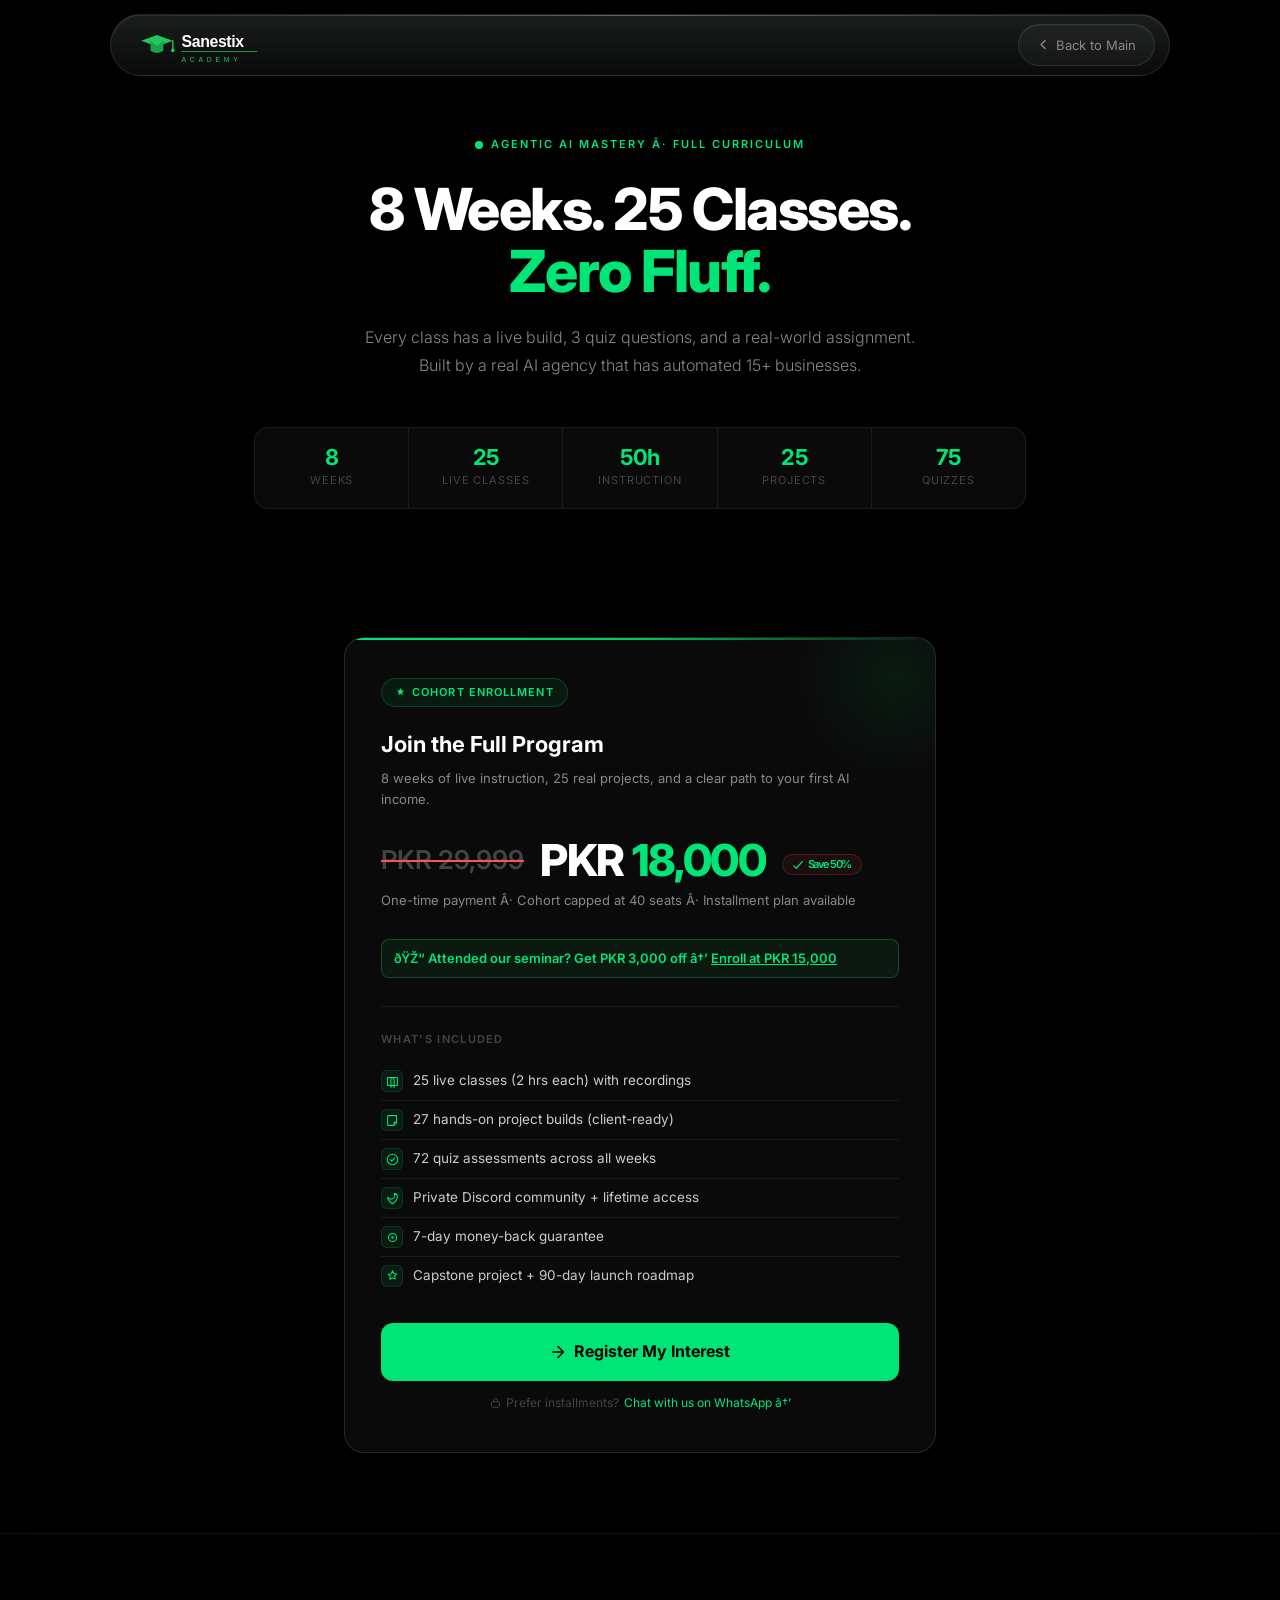
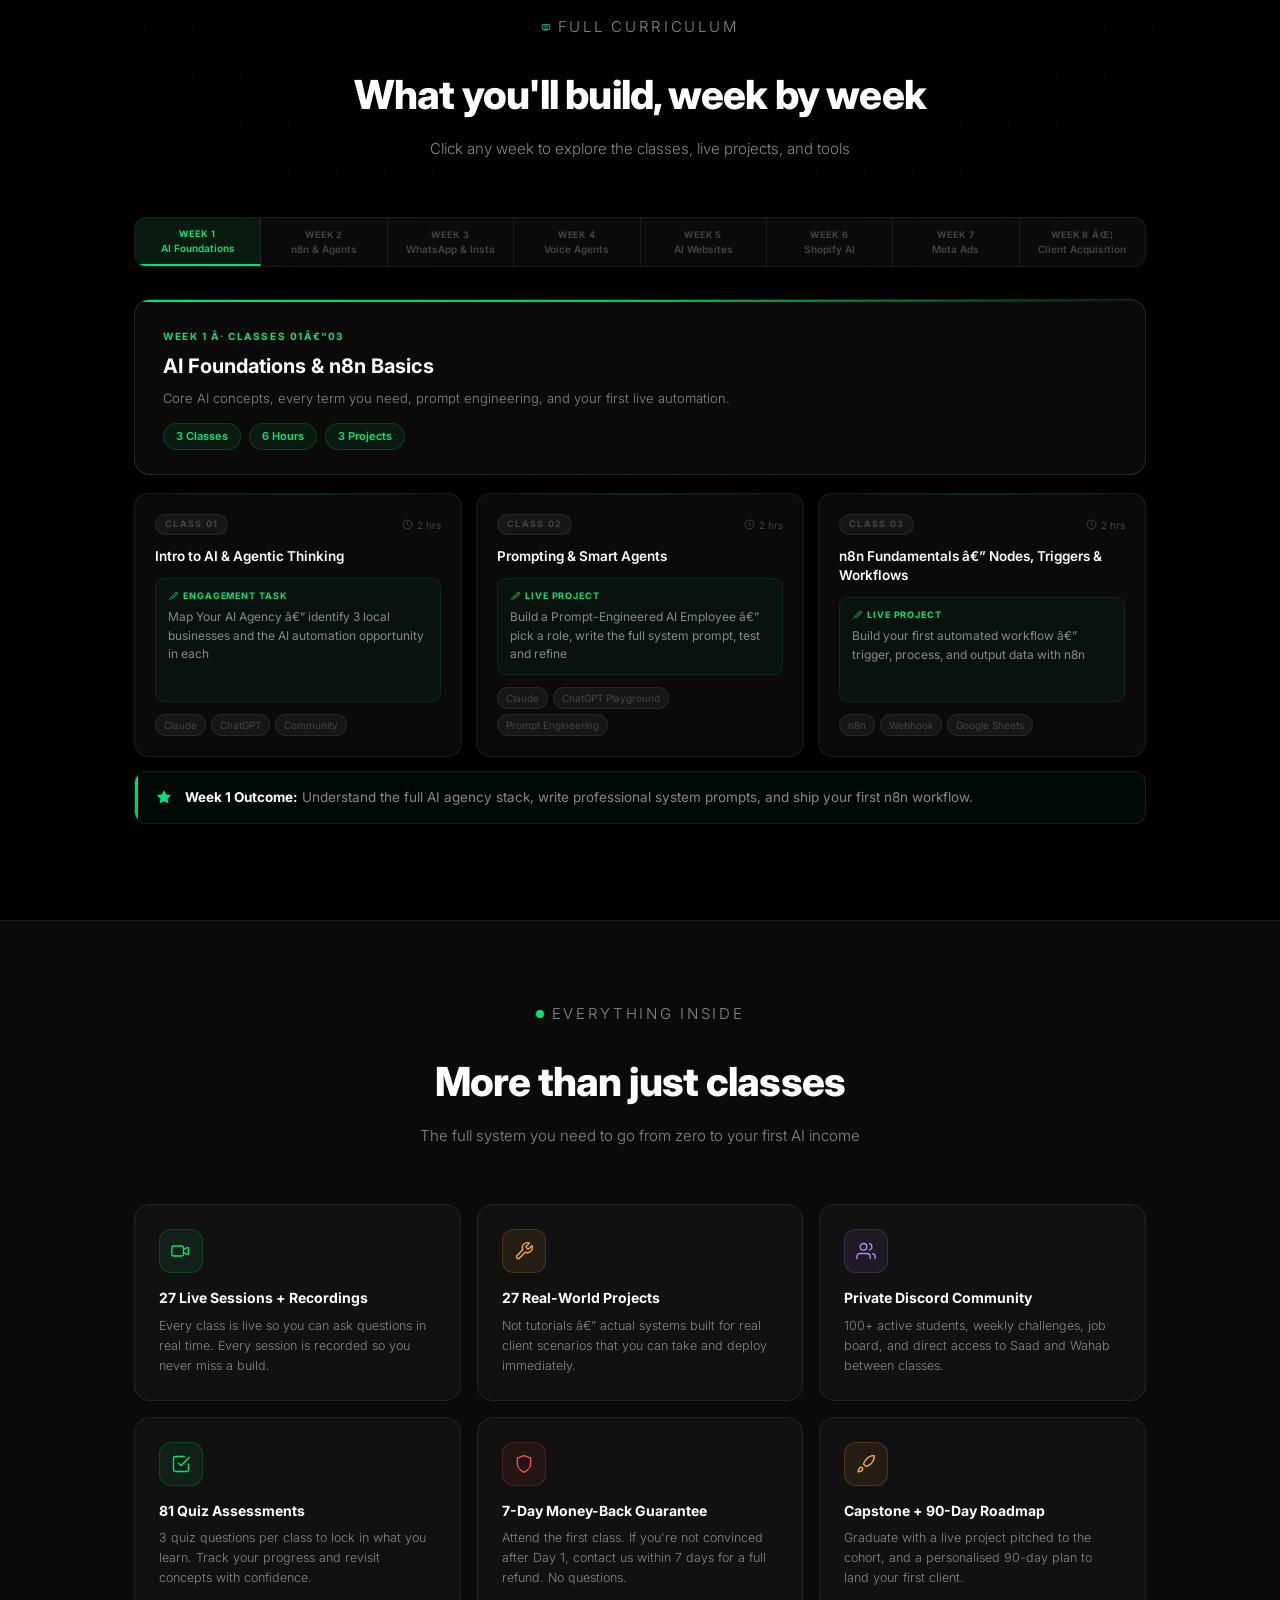
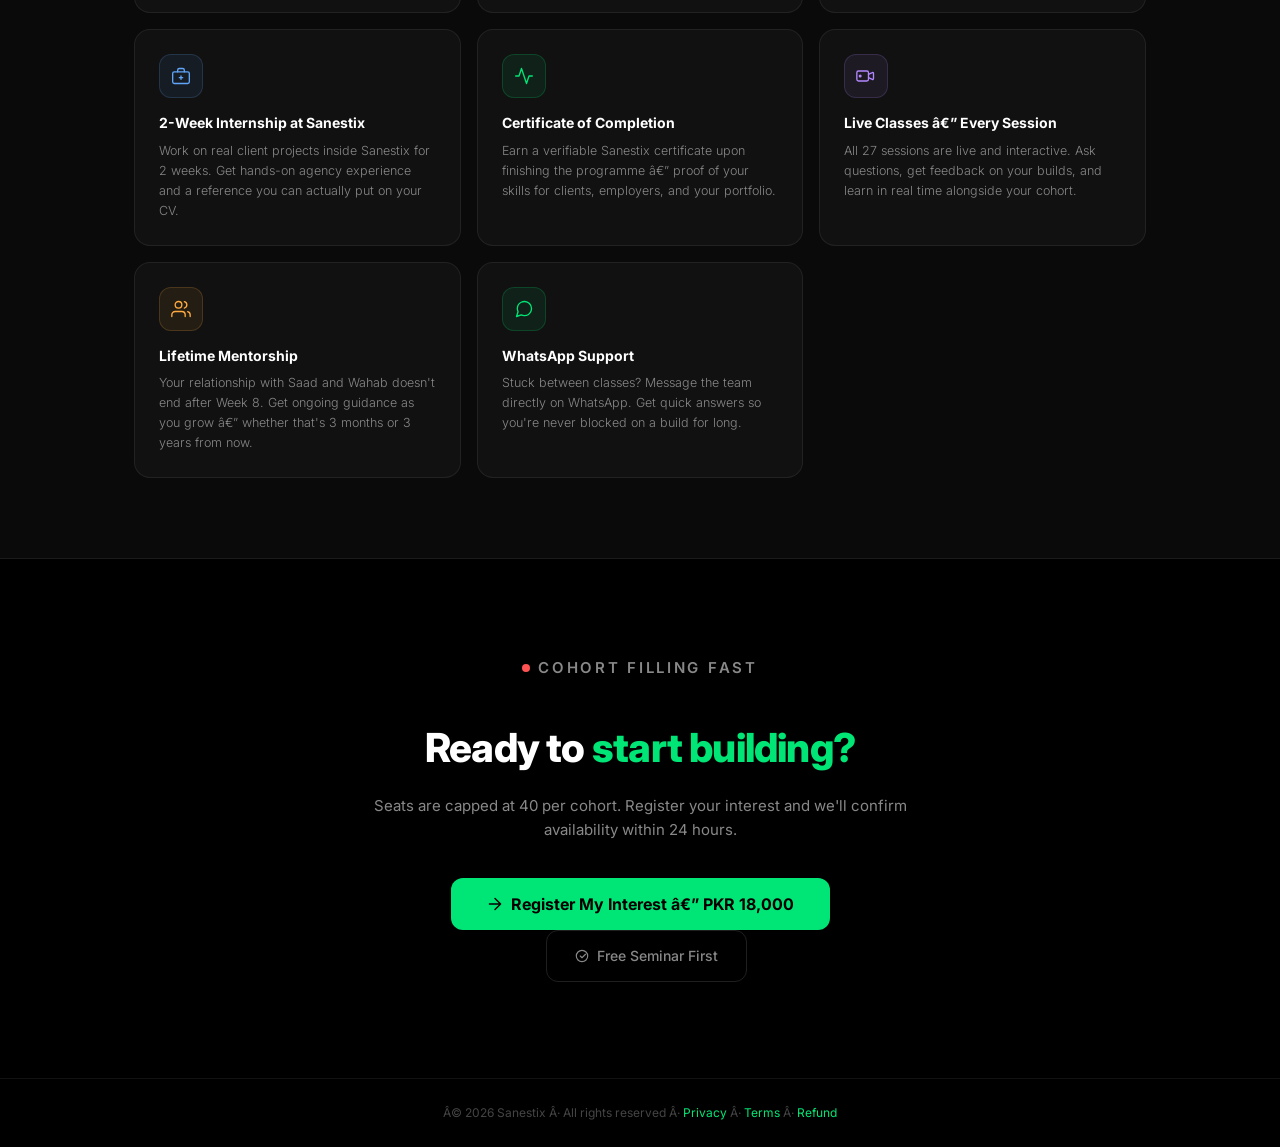
<file: course.html>
<!DOCTYPE html>
<html lang="en">
<head>
  <!-- Google Tag Manager -->
<script>(function(w,d,s,l,i){w[l]=w[l]||[];w[l].push({'gtm.start':
new Date().getTime(),event:'gtm.js'});var f=d.getElementsByTagName(s)[0],
j=d.createElement(s),dl=l!='dataLayer'?'&l='+l:'';j.async=true;j.src=
'https://www.googletagmanager.com/gtm.js?id='+i+dl;f.parentNode.insertBefore(j,f);
})(window,document,'script','dataLayer','GTM-P9VDV9BF');</script>
<!-- End Google Tag Manager -->
  <!-- Meta Pixel Code -->
<script>
!function(f,b,e,v,n,t,s)
{if(f.fbq)return;n=f.fbq=function(){n.callMethod?
n.callMethod.apply(n,arguments):n.queue.push(arguments)};
if(!f._fbq)f._fbq=n;n.push=n;n.loaded=!0;n.version='2.0';
n.queue=[];t=b.createElement(e);t.async=!0;
t.src=v;s=b.getElementsByTagName(e)[0];
s.parentNode.insertBefore(t,s)}(window, document,'script',
'https://connect.facebook.net/en_US/fbevents.js');
fbq('init', '1153351476932242');
fbq('track', 'PageView');
</script>
<noscript><img height="1" width="1" style="display:none"
src="https://www.facebook.com/tr?id=1153351476932242&ev=PageView&noscript=1"
/></noscript>
<!-- End Meta Pixel Code -->
<meta charset="UTF-8">
  <link rel="icon" type="image/svg+xml" href="favicon.svg">
<meta name="viewport" content="width=device-width, initial-scale=1.0">
<title>Course Curriculum — Agentic AI Mastery | Sanestix Academy</title>
<meta name="description" content="Explore the full 8-week curriculum of Agentic AI Mastery by Sanestix. 25 live classes covering AI agents, automation, and real-world AI projects — zero fluff.">
<meta name="keywords" content="AI agents curriculum, agentic AI syllabus, 8 week AI course, Sanestix course content, AI automation training">
<meta name="author" content="Sanestix">
<link rel="canonical" href="https://academy.sanestix.com/course.html">

<!-- Open Graph / Social -->
<meta property="og:type" content="website">
<meta property="og:url" content="https://academy.sanestix.com/course.html">
<meta property="og:title" content="Course Curriculum — Agentic AI Mastery | Sanestix Academy">
<meta property="og:description" content="8 weeks. 25 classes. Full curriculum for building production AI agents. Explore the Sanestix Agentic AI Mastery program.">
<meta property="og:image" content="https://academy.sanestix.com/og-home.png">
<meta property="og:site_name" content="Sanestix Academy">

<!-- Twitter Card -->
<meta name="twitter:card" content="summary_large_image">
<meta name="twitter:url" content="https://academy.sanestix.com/course.html">
<meta name="twitter:title" content="Course Curriculum — Agentic AI Mastery | Sanestix Academy">
<meta name="twitter:description" content="8 weeks. 25 classes. Full curriculum for building production AI agents.">
<meta name="twitter:image" content="https://academy.sanestix.com/og-home.png">

<link rel="preconnect" href="https://fonts.googleapis.com">
<link href="https://fonts.googleapis.com/css2?family=Inter:ital,wght@0,300;0,400;0,500;0,600;0,700;0,800;0,900;1,300&display=swap" rel="stylesheet">
<style>
*, *::before, *::after { box-sizing: border-box; margin: 0; padding: 0; }
:root {
  --bg:     #000;
  --bg2:    #0a0a0a;
  --bg3:    #111;
  --bg4:    #161616;
  --g1:     #00e676;
  --g2:     #00c853;
  --border: rgba(255,255,255,0.07);
  --border2:rgba(255,255,255,0.12);
  --text:   #fff;
  --text2:  #888;
  --text3:  #444;
  --red:    #ff5252;
  --amber:  #ffab40;
  --purple: #b388ff;
}
html { scroll-behavior: smooth; }
body {
  font-family: 'Inter', sans-serif;
  background: var(--bg);
  color: var(--text);
  font-size: 15px;
  line-height: 1.6;
  overflow-x: hidden;
}
a { color: inherit; text-decoration: none; }
.container { max-width: 1060px; margin: 0 auto; padding: 0 24px; }

/* ── NAV ── */
.nav {
  position: fixed; top: 14px; left: 50%; transform: translateX(-50%); z-index: 100;
  width: min(1060px, calc(100% - 32px));
  background:
    linear-gradient(180deg, rgba(255,255,255,0.09), rgba(255,255,255,0.02)),
    rgba(6,11,7,0.62);
  backdrop-filter: blur(24px) saturate(1.45);
  -webkit-backdrop-filter: blur(24px) saturate(1.45);
  border: 1px solid rgba(255,255,255,0.10);
  border-radius: 999px;
  box-shadow: inset 0 1px 0 rgba(255,255,255,0.06), 0 18px 40px rgba(0,0,0,0.28);
  min-height: 62px;
  display: flex; align-items: center;
}
.nav::before {
  content: "";
  position: absolute;
  inset: 0;
  height: 1px;
  background: linear-gradient(90deg, transparent, rgba(255,255,255,0.28), transparent);
  pointer-events: none;
}
.nav-inner {
  max-width: none; margin: 0 auto; padding: 0 14px 0 20px;
  width: 100%;
  display: flex; align-items: center; justify-content: space-between;
}

.nav-back {
  display: flex; align-items: center; gap: 6px;
  font-size: 13px; color: var(--text2);
  padding: 10px 18px; border-radius: 999px;
  border: 1px solid rgba(255,255,255,0.10);
  background: rgba(255,255,255,0.04);
  box-shadow: inset 0 1px 0 rgba(255,255,255,0.05);
  transition: color .15s, border-color .15s, background .15s, transform .15s;
}
.nav-back:hover {
  color: var(--g1);
  border-color: rgba(0,230,118,0.3);
  background: rgba(255,255,255,0.08);
  transform: translateY(-1px);
}

/* ── HERO ── */
.hero {
  padding: 132px 24px 72px;
  max-width: 820px;
  margin: 0 auto;
  text-align: center;
}
@media (max-width: 640px) {
  .nav {
    width: calc(100% - 20px);
    top: 10px;
  }
  .nav-inner {
    padding: 0 10px 0 16px;
  }
}
.eyebrow {
  display: inline-flex; align-items: center; gap: 8px;
  font-size: 11px; font-weight: 600; letter-spacing: 0.18em;
  text-transform: uppercase; color: var(--g1);
  margin-bottom: 24px;
}
.hero h1 {
  font-size: clamp(32px, 5.5vw, 58px);
  font-weight: 800;
  line-height: 1.08;
  letter-spacing: -0.025em;
  margin-bottom: 20px;
}
.hero h1 em { color: var(--g1); font-style: normal; }
.hero-sub {
  font-size: 16px; color: var(--text2); font-weight: 300;
  line-height: 1.75; max-width: 560px; margin: 0 auto 48px;
}

/* Stats strip */
.stats-strip {
  display: flex; align-items: center; justify-content: center;
  gap: 0;
  background: var(--bg2);
  border: 1px solid var(--border);
  border-radius: 14px;
  overflow: hidden;
  margin-bottom: 56px;
}
.stat-cell {
  flex: 1; padding: 18px 12px; text-align: center;
  border-right: 1px solid var(--border);
}
.stat-cell:last-child { border-right: none; }
.stat-num {
  font-size: 22px; font-weight: 700; color: var(--g1); line-height: 1;
  letter-spacing: -0.02em;
}
.stat-lbl {
  font-size: 11px; color: var(--text3); margin-top: 4px;
  text-transform: uppercase; letter-spacing: 0.08em;
}

/* ── PRICING CARD ── */
.pricing-section {
  padding: 0 24px 80px;
  max-width: 640px;
  margin: 0 auto;
}
.pricing-card {
  background: var(--bg2);
  border: 1px solid var(--border2);
  border-radius: 20px;
  padding: 40px 36px;
  position: relative;
  overflow: hidden;
}
.pricing-card::before {
  content: '';
  position: absolute; top: 0; left: 0; right: 0; height: 2px;
  background: linear-gradient(90deg, var(--g1), var(--g2), transparent);
}
.pricing-glow {
  position: absolute; top: -60px; right: -60px;
  width: 200px; height: 200px;
  background: radial-gradient(circle, rgba(0,230,118,0.08) 0%, transparent 70%);
  pointer-events: none;
}
.pricing-badge {
  display: inline-flex; align-items: center; gap: 6px;
  background: rgba(0,230,118,0.07);
  border: 1px solid rgba(0,230,118,0.2);
  color: var(--g1); font-size: 11px; font-weight: 600;
  padding: 5px 13px; border-radius: 100px;
  text-transform: uppercase; letter-spacing: 0.1em;
  margin-bottom: 20px;
}
.pricing-head { margin-bottom: 28px; }
.pricing-head h2 {
  font-size: 22px; font-weight: 700; margin-bottom: 6px;
}
.pricing-head p { font-size: 13px; color: var(--text2); }

.price-row {
  display: flex; align-items: center; gap: 16px;
  margin-bottom: 8px;
}
.price-old {
  font-size: 26px; font-weight: 600; color: var(--text3);
  text-decoration: line-through;
  text-decoration-color: var(--red);
  text-decoration-thickness: 2px;
  position: relative;
}
.price-new {
  font-size: 44px; font-weight: 800; color: var(--text);
  letter-spacing: -0.03em; line-height: 1;
}
.price-new span { color: var(--g1); }
.price-note { font-size: 13px; color: var(--text2); margin-bottom: 28px; }
.save-badge {
  display: inline-flex; align-items: center; gap: 5px;
  background: rgba(255,82,82,0.08);
  border: 1px solid rgba(255,82,82,0.2);
  color: var(--red); font-size: 11px; font-weight: 600;
  padding: 4px 10px; border-radius: 100px;
  margin-left: 8px; vertical-align: middle;
}

.pricing-divider {
  height: 1px; background: var(--border); margin: 24px 0;
}

.what-included { margin-bottom: 28px; }
.what-included h4 {
  font-size: 11px; font-weight: 600; color: var(--text3);
  letter-spacing: 0.12em; text-transform: uppercase;
  margin-bottom: 14px;
}
.include-item {
  display: flex; align-items: center; gap: 10px;
  padding: 8px 0;
  border-bottom: 1px solid var(--border);
  font-size: 13.5px; color: #ccc;
}
.include-item:last-child { border-bottom: none; }
.include-icon {
  width: 22px; height: 22px; border-radius: 6px; flex-shrink: 0;
  background: rgba(0,230,118,0.08); border: 1px solid rgba(0,230,118,0.15);
  display: flex; align-items: center; justify-content: center;
}

.enroll-btn {
  width: 100%;
  display: flex; align-items: center; justify-content: center; gap: 8px;
  background: var(--g1); color: #000;
  border: none; border-radius: 12px;
  padding: 16px; font-size: 16px; font-weight: 700;
  font-family: 'Inter', sans-serif;
  cursor: pointer; transition: background .15s, transform .12s;
  margin-bottom: 12px;
}
.enroll-btn:hover { background: var(--g2); transform: translateY(-1px); }
.enroll-btn:active { transform: none; }

.installment-note {
  text-align: center; font-size: 12px; color: var(--text3);
  display: flex; align-items: center; justify-content: center; gap: 5px;
}
.installment-note a { color: var(--g1); }

/* ── CURRICULUM ── */
.curriculum-section {
  padding: 80px 0 96px;
  border-top: 1px solid var(--border);
  position: relative;
  overflow: hidden;
}
.curriculum-section::before {
  content: '';
  position: absolute; inset: 0;
  background-image:
    linear-gradient(rgba(0,230,118,0.025) 1px, transparent 1px),
    linear-gradient(90deg, rgba(0,230,118,0.025) 1px, transparent 1px);
  background-size: 48px 48px;
  mask-image: radial-gradient(ellipse 80% 60% at 50% 0%, black 20%, transparent 100%);
  pointer-events: none;
}
.section-head { text-align: center; margin-bottom: 56px; }
.section-head h2 {
  font-size: clamp(26px, 4vw, 40px); font-weight: 800;
  letter-spacing: -0.02em; margin-bottom: 10px;
}
.section-head p { font-size: 15px; color: var(--text2); font-weight: 300; }

/* Week nav */
.week-nav {
  display: flex; gap: 0;
  background: var(--bg2); border: 1px solid var(--border);
  border-radius: 12px; overflow: hidden;
  margin-bottom: 32px;
  overflow-x: auto;
}
.week-btn {
  flex: 1; min-width: 72px; padding: 10px 6px;
  background: none; border: none; border-right: 1px solid var(--border);
  cursor: pointer; text-align: center; transition: background .15s;
  font-family: 'Inter', sans-serif;
}
.week-btn:last-child { border-right: none; }
.week-btn .wn { display: block; font-size: 9px; font-weight: 700; color: var(--text3); letter-spacing: 0.1em; text-transform: uppercase; margin-bottom: 3px; }
.week-btn .wl { display: block; font-size: 10px; font-weight: 600; color: var(--text3); white-space: nowrap; overflow: hidden; text-overflow: ellipsis; }
.week-btn:hover { background: rgba(255,255,255,0.03); }
.week-btn:hover .wn, .week-btn:hover .wl { color: var(--text2); }
.week-btn.active { background: rgba(0,230,118,0.07); border-bottom: 2px solid var(--g1); }
.week-btn.active .wn, .week-btn.active .wl { color: var(--g1); }

/* Week panel */
.week-panel { display: none; }
.week-panel.active { display: block; }

.week-header-card {
  background: var(--bg2);
  border: 1px solid var(--border2);
  border-radius: 16px; padding: 28px 28px 24px;
  margin-bottom: 18px;
  position: relative; overflow: hidden;
}
.week-header-card::after {
  content: '';
  position: absolute; top: 0; left: 0; right: 0; height: 2px;
  background: linear-gradient(90deg, var(--g1), var(--g2), transparent);
}
.week-label {
  font-size: 10px; font-weight: 700; color: var(--g1);
  letter-spacing: 0.16em; text-transform: uppercase; margin-bottom: 6px;
}
.week-title {
  font-size: 20px; font-weight: 700; margin-bottom: 6px;
}
.week-desc { font-size: 13px; color: var(--text2); font-weight: 300; }
.week-pills {
  display: flex; gap: 8px; margin-top: 14px; flex-wrap: wrap;
}
.week-pill {
  font-size: 11px; font-weight: 600; color: var(--g1);
  background: rgba(0,230,118,0.07); border: 1px solid rgba(0,230,118,0.18);
  padding: 4px 12px; border-radius: 100px;
}

/* Classes grid */
.classes-grid {
  display: grid; grid-template-columns: repeat(3, 1fr);
  gap: 14px; margin-bottom: 14px;
}
.class-card {
  background: var(--bg2);
  border: 1px solid var(--border);
  border-radius: 14px; padding: 20px;
  display: flex; flex-direction: column; gap: 12px;
  transition: border-color .2s, transform .2s;
  position: relative; overflow: hidden;
}
.class-card::before {
  content: '';
  position: absolute; top: 0; left: 0; right: 0; height: 1px;
  background: linear-gradient(90deg, transparent, rgba(0,230,118,0.12), transparent);
}
.class-card:hover {
  border-color: rgba(0,230,118,0.35);
  transform: translateY(-2px);
}
.class-top {
  display: flex; align-items: center; justify-content: space-between;
}
.class-num {
  font-size: 9px; font-weight: 700; color: var(--text3);
  letter-spacing: 0.14em; text-transform: uppercase;
  background: var(--bg4); border: 1px solid var(--border);
  padding: 2px 9px; border-radius: 100px;
}
.class-dur {
  display: flex; align-items: center; gap: 4px;
  font-size: 10px; color: var(--text3);
}
.class-title {
  font-size: 13.5px; font-weight: 600; color: var(--text); line-height: 1.4;
}
.class-project {
  background: rgba(0,230,118,0.04);
  border: 1px solid rgba(0,230,118,0.1);
  border-radius: 9px; padding: 10px 12px;
  flex: 1;
}
.project-label {
  display: flex; align-items: center; gap: 5px;
  font-size: 9px; font-weight: 700; color: var(--g1);
  letter-spacing: 0.1em; text-transform: uppercase; margin-bottom: 5px;
}
.project-title { font-size: 12px; color: var(--text2); line-height: 1.55; }
.class-tools { display: flex; flex-wrap: wrap; gap: 5px; }
.tool-tag {
  font-size: 10px; background: var(--bg4);
  border: 1px solid var(--border); color: var(--text3);
  padding: 2px 8px; border-radius: 100px;
  transition: color .15s, border-color .15s;
}
.class-card:hover .tool-tag { color: var(--text2); border-color: rgba(0,230,118,0.18); }

/* Outcome bar */
.outcome-bar {
  background: rgba(0,230,118,0.04);
  border: 1px solid rgba(0,230,118,0.15);
  border-radius: 12px; padding: 15px 20px;
  display: flex; align-items: center; gap: 12px;
  font-size: 13.5px; color: var(--text2);
  position: relative; overflow: hidden;
}
.outcome-bar::before {
  content: '';
  position: absolute; left: 0; top: 0; bottom: 0; width: 3px;
  background: linear-gradient(180deg, var(--g1), var(--g2));
}
.outcome-bar strong { color: var(--text); }

/* ── WHAT'S INCLUDED ── */
.included-section {
  background: var(--bg2);
  border-top: 1px solid var(--border);
  border-bottom: 1px solid var(--border);
  padding: 80px 0;
}
.included-grid {
  display: grid; grid-template-columns: repeat(3, 1fr); gap: 16px;
  margin-top: 48px;
}
.included-card {
  background: var(--bg3);
  border: 1px solid var(--border);
  border-radius: 16px; padding: 24px;
  transition: border-color .2s, transform .2s;
}
.included-card:hover {
  border-color: rgba(0,230,118,0.3);
  transform: translateY(-2px);
}
.included-icon {
  width: 44px; height: 44px; border-radius: 12px; flex-shrink: 0;
  display: flex; align-items: center; justify-content: center;
  margin-bottom: 14px;
}
.included-icon.green { background: rgba(0,230,118,0.08); border: 1px solid rgba(0,230,118,0.18); }
.included-icon.amber { background: rgba(255,171,64,0.08); border: 1px solid rgba(255,171,64,0.18); }
.included-icon.purple { background: rgba(179,136,255,0.08); border: 1px solid rgba(179,136,255,0.18); }
.included-icon.red { background: rgba(255,82,82,0.08); border: 1px solid rgba(255,82,82,0.18); }
.included-icon.blue { background: rgba(96,165,250,0.08); border: 1px solid rgba(96,165,250,0.18); }
.included-card h4 {
  font-size: 14px; font-weight: 700; margin-bottom: 6px;
}
.included-card p { font-size: 12.5px; color: var(--text2); line-height: 1.6; font-weight: 300; }

/* ── CTA BOTTOM ── */
.cta-section {
  padding: 96px 24px;
  text-align: center;
  max-width: 600px;
  margin: 0 auto;
}
.cta-section h2 {
  font-size: clamp(26px, 4vw, 40px); font-weight: 800;
  letter-spacing: -0.02em; margin-bottom: 14px;
}
.cta-section h2 em { color: var(--g1); font-style: normal; }
.cta-section p { font-size: 15px; color: var(--text2); margin-bottom: 36px; }
.btn-green {
  display: inline-flex; align-items: center; gap: 8px;
  background: var(--g1); color: #000;
  font-size: 16px; font-weight: 700;
  padding: 16px 36px; border-radius: 12px;
  transition: background .15s, transform .12s;
  border: none; cursor: pointer; font-family: 'Inter', sans-serif;
}
.btn-green:hover { background: var(--g2); transform: translateY(-1px); }
.btn-ghost {
  display: inline-flex; align-items: center; gap: 8px;
  background: transparent; color: var(--text2);
  font-size: 14px; font-weight: 500;
  padding: 14px 28px; border-radius: 12px;
  border: 1px solid var(--border2);
  transition: border-color .15s, color .15s;
  margin-left: 12px;
}
.btn-ghost:hover { border-color: rgba(0,230,118,0.35); color: var(--text); }

/* ── FOOTER ── */
footer {
  border-top: 1px solid var(--border);
  text-align: center; padding: 24px;
  font-size: 12px; color: var(--text3);
}
footer a { color: var(--g1); }

/* ── MODAL ── */
.overlay {
  display: none;
  position: fixed; inset: 0; z-index: 200;
  background: rgba(0,0,0,0.82); backdrop-filter: blur(6px);
  align-items: center; justify-content: center; padding: 24px;
}
.overlay.open { display: flex; }
.modal {
  background: #111; border: 1px solid rgba(255,255,255,0.1);
  border-radius: 18px; padding: 40px 36px;
  width: 100%; max-width: 400px; position: relative;
}
.modal-close {
  position: absolute; top: 16px; right: 18px;
  background: none; border: none; color: #555;
  font-size: 22px; cursor: pointer;
}
.modal-close:hover { color: #fff; }
.modal h2 { font-size: 20px; font-weight: 700; margin-bottom: 6px; }
.modal p { font-size: 13px; color: #777; margin-bottom: 24px; }
.field { margin-bottom: 14px; }
.field label {
  display: block; font-size: 11px; font-weight: 600;
  letter-spacing: 0.1em; color: #555; text-transform: uppercase; margin-bottom: 7px;
}
.field input {
  width: 100%; background: #1a1a1a;
  border: 1px solid rgba(255,255,255,0.1);
  border-radius: 10px; padding: 13px 14px;
  color: #fff; font-size: 14px;
  font-family: 'Inter', sans-serif; outline: none;
  transition: border-color .2s;
}
.field input::placeholder { color: #333; }
.field input:focus { border-color: var(--g1); box-shadow: 0 0 0 3px rgba(0,230,118,0.07); }
.modal-btn {
  width: 100%; background: var(--g1); color: #000;
  border: none; border-radius: 10px; padding: 14px;
  font-size: 15px; font-weight: 700;
  font-family: 'Inter', sans-serif; cursor: pointer;
  margin-top: 4px; transition: background .15s;
  display: flex; align-items: center; justify-content: center; gap: 8px;
}
.modal-btn:hover { background: var(--g2); }
.privacy { text-align: center; font-size: 11px; color: #333; margin-top: 10px; display: flex; align-items: center; justify-content: center; gap: 5px; }

/* Success */
.success-state { display: none; text-align: center; }
.success-icon {
  width: 54px; height: 54px; border-radius: 50%;
  background: rgba(0,230,118,0.08); border: 2px solid var(--g1);
  display: flex; align-items: center; justify-content: center;
  margin: 0 auto 16px;
}
.success-state h3 { font-size: 20px; font-weight: 700; margin-bottom: 8px; }
.success-state p { font-size: 13px; color: #777; line-height: 1.6; }
.wa-btn {
  display: inline-flex; align-items: center; gap: 8px;
  background: #25d366; color: #000;
  font-weight: 700; font-size: 14px;
  padding: 11px 20px; border-radius: 100px;
  margin-top: 16px; font-family: 'Inter', sans-serif;
}
.wa-btn:hover { opacity: 0.88; }

/* ── RESPONSIVE ── */
@media (max-width: 820px) {
  .classes-grid { grid-template-columns: 1fr 1fr; }
  .included-grid { grid-template-columns: 1fr 1fr; }
}
@media (max-width: 540px) {
  .classes-grid { grid-template-columns: 1fr; }
  .included-grid { grid-template-columns: 1fr; }
  .pricing-card { padding: 28px 20px; }
  .modal { padding: 28px 20px; }
  .stats-strip { flex-wrap: wrap; }
  .stat-cell { min-width: 50%; border-bottom: 1px solid var(--border); }
}
      .nav-logo { display:flex; align-items:center; flex-shrink:0; text-decoration:none; margin-right:32px; transition:opacity .2s; }
    .nav-logo:hover { opacity:0.82; }
    .nav-logo-img { height:46px; width:auto; display:block; }
    .footer-logo { margin-bottom:14px; }
    .footer-logo-img { height:46px; width:auto; display:block; }
  </style>

<!-- Schema.org: BreadcrumbList -->
<script type="application/ld+json">
{
  "@context": "https://schema.org",
  "@type": "BreadcrumbList",
  "itemListElement": [
    { "@type": "ListItem", "position": 1, "name": "Sanestix Academy", "item": "https://academy.sanestix.com/" },
    { "@type": "ListItem", "position": 2, "name": "Full Curriculum", "item": "https://academy.sanestix.com/course.html" }
  ]
}
</script>
</head>
<body>
  <!-- Google Tag Manager (noscript) -->
<noscript><iframe src="https://www.googletagmanager.com/ns.html?id=GTM-P9VDV9BF"
height="0" width="0" style="display:none;visibility:hidden"></iframe></noscript>
<!-- End Google Tag Manager (noscript) -->

<!-- NAV -->
<nav class="nav">
  <div class="nav-inner">
    <a href="index.html" class="nav-logo"><img src="sanestix-logo.svg" alt="Sanestix Academy" class="nav-logo-img"></a>
    <a href="index.html" class="nav-back">
      <svg width="13" height="13" viewBox="0 0 16 16" fill="none"><path d="M10 3L5 8l5 5" stroke="currentColor" stroke-width="1.7" stroke-linecap="round" stroke-linejoin="round"/></svg>
      Back to Main
    </a>
  </div>
</nav>

<!-- HERO -->
<section class="hero">
  <div class="eyebrow">
    <svg width="8" height="8" viewBox="0 0 8 8"><circle cx="4" cy="4" r="4" fill="#00e676"/></svg>
    Agentic AI Mastery · Full Curriculum
  </div>
  <h1>8 Weeks. 25 Classes.<br><em>Zero Fluff.</em></h1>
        <p class="hero-sub">Every class has a live build, 3 quiz questions, and a real-world assignment. Built by a real AI agency that has automated 15+ businesses.</p>

  <div class="stats-strip">
    <div class="stat-cell">
      <div class="stat-num">8</div>
      <div class="stat-lbl">Weeks</div>
    </div>
    <div class="stat-cell">
      <div class="stat-num">25</div>
      <div class="stat-lbl">Live Classes</div>
    </div>
    <div class="stat-cell">
      <div class="stat-num">50h</div>
      <div class="stat-lbl">Instruction</div>
    </div>
    <div class="stat-cell">
      <div class="stat-num">25</div>
      <div class="stat-lbl">Projects</div>
    </div>
    <div class="stat-cell">
      <div class="stat-num">75</div>
      <div class="stat-lbl">Quizzes</div>
    </div>
  </div>
</section>

<!-- PRICING CARD -->
<div class="pricing-section">
  <div class="pricing-card">
    <div class="pricing-glow"></div>

    <div class="pricing-badge">
      <svg width="11" height="11" viewBox="0 0 16 16" fill="none"><path d="M8 1.5l1.6 3.3 3.6.5-2.6 2.5.6 3.7L8 9.7 4.8 11.5l.6-3.7L2.8 5.3l3.6-.5z" fill="#00e676"/></svg>
      Cohort Enrollment
    </div>

    <div class="pricing-head">
      <h2>Join the Full Program</h2>
      <p>8 weeks of live instruction, 25 real projects, and a clear path to your first AI income.</p>
    </div>

    <div class="price-row">
      <div class="price-old">PKR 29,999</div>
      <div class="price-new">PKR <span>18,000</span>
        <span class="save-badge">
          <svg width="10" height="10" viewBox="0 0 12 12" fill="none"><polyline points="1,7 4,10 11,2" stroke="currentColor" stroke-width="1.5" stroke-linecap="round" stroke-linejoin="round"/></svg>
          Save 50%
        </span>
      </div>
    </div>
    <p class="price-note">One-time payment · Cohort capped at 40 seats · Installment plan available</p>
    <p class="price-note" style="background:rgba(34,197,94,0.08);border:1px solid rgba(34,197,94,0.3);border-radius:8px;padding:8px 12px;color:var(--g1);font-weight:600;">
      🎓 Attended our seminar? Get PKR 3,000 off → <a href="enroll.html?ref=seminar" style="color:var(--g1);text-decoration:underline;">Enroll at PKR 15,000</a>
    </p>

    <div class="pricing-divider"></div>

    <div class="what-included">
      <h4>What's included</h4>

      <div class="include-item">
        <div class="include-icon">
          <svg width="13" height="13" viewBox="0 0 16 16" fill="none"><path d="M2 3h5a3 3 0 013 3v9a2 2 0 00-2-2H2z" stroke="#00e676" stroke-width="1.3" stroke-linecap="round" stroke-linejoin="round"/><path d="M14 3h-5a3 3 0 00-3 3v9a2 2 0 012-2h6z" stroke="#00e676" stroke-width="1.3" stroke-linecap="round" stroke-linejoin="round"/></svg>
        </div>
        25 live classes (2 hrs each) with recordings
      </div>
      <div class="include-item">
        <div class="include-icon">
          <svg width="13" height="13" viewBox="0 0 16 16" fill="none"><path d="M13 2H3a1 1 0 00-1 1v10a1 1 0 001 1h7l3-3V3a1 1 0 00-1-1z" stroke="#00e676" stroke-width="1.3" stroke-linecap="round" stroke-linejoin="round"/><path d="M10 13v-3h3" stroke="#00e676" stroke-width="1.3" stroke-linecap="round" stroke-linejoin="round"/></svg>
        </div>
        27 hands-on project builds (client-ready)
      </div>
      <div class="include-item">
        <div class="include-icon">
          <svg width="13" height="13" viewBox="0 0 16 16" fill="none"><circle cx="8" cy="8" r="6.5" stroke="#00e676" stroke-width="1.3"/><polyline points="5,8 7,10 11,6" stroke="#00e676" stroke-width="1.3" stroke-linecap="round" stroke-linejoin="round"/></svg>
        </div>
        72 quiz assessments across all weeks
      </div>
      <div class="include-item">
        <div class="include-icon">
          <svg width="13" height="13" viewBox="0 0 16 16" fill="none"><path d="M10.3 2.5A4 4 0 012 6c0 3.9 6 8.5 6 8.5s6-4.6 6-8.5a4 4 0 00-3.7-4z" stroke="#00e676" stroke-width="1.3" stroke-linecap="round"/></svg>
        </div>
        Private Discord community + lifetime access
      </div>
      <div class="include-item">
        <div class="include-icon">
          <svg width="13" height="13" viewBox="0 0 16 16" fill="none"><path d="M3 8a5 5 0 0010 0A5 5 0 003 8z" stroke="#00e676" stroke-width="1.3"/><circle cx="8" cy="8" r="1.5" fill="#00e676"/></svg>
        </div>
        7-day money-back guarantee
      </div>
      <div class="include-item">
        <div class="include-icon">
          <svg width="13" height="13" viewBox="0 0 16 16" fill="none"><path d="M8 1l1.6 3.3 3.6.5-2.6 2.5.6 3.7L8 9.7 4.8 11.5l.6-3.7L2.8 5.3l3.6-.5z" stroke="#00e676" stroke-width="1.3" stroke-linejoin="round"/></svg>
        </div>
        Capstone project + 90-day launch roadmap
      </div>
    </div>

    <a href="enroll.html" class="enroll-btn" style="display:inline-flex;align-items:center;gap:8px;text-decoration:none;">
      <svg width="16" height="16" viewBox="0 0 20 20" fill="none"><path d="M3 10h14M10 3l7 7-7 7" stroke="#000" stroke-width="1.8" stroke-linecap="round" stroke-linejoin="round"/></svg>
      Register My Interest
    </a>
    <p class="installment-note">
      <svg width="11" height="11" viewBox="0 0 14 14" fill="none"><rect x="2" y="6" width="10" height="7" rx="1.5" stroke="currentColor" stroke-width="1.2"/><path d="M4.5 6V4.5a2.5 2.5 0 015 0V6" stroke="currentColor" stroke-width="1.2" stroke-linecap="round"/></svg>
      Prefer installments? <a href="https://wa.me/923014422951" target="_blank">Chat with us on WhatsApp →</a>
    </p>
  </div>
</div>

<!-- CURRICULUM -->
<section class="curriculum-section" id="curriculum">
  <div class="container">
    <div class="section-head">
      <p class="eyebrow">
        <svg width="8" height="8" viewBox="0 0 16 16" fill="none"><path d="M2 3h5a3 3 0 013 3v9a2 2 0 00-2-2H2z" stroke="#00e676" stroke-width="1.5" stroke-linecap="round"/><path d="M14 3h-5a3 3 0 00-3 3v9a2 2 0 012-2h6z" stroke="#00e676" stroke-width="1.5" stroke-linecap="round"/></svg>
        Full Curriculum
      </p>
      <h2>What you'll build, week by week</h2>
      <p>Click any week to explore the classes, live projects, and tools</p>
    </div>

    <!-- Week Nav -->
    <div class="week-nav">
      <button class="week-btn active" onclick="switchWeek(1)"><span class="wn">Week 1</span><span class="wl">AI Foundations</span></button>
      <button class="week-btn" onclick="switchWeek(2)"><span class="wn">Week 2</span><span class="wl">n8n & Agents</span></button>
      <button class="week-btn" onclick="switchWeek(3)"><span class="wn">Week 3</span><span class="wl">WhatsApp & Insta</span></button>
      <button class="week-btn" onclick="switchWeek(4)"><span class="wn">Week 4</span><span class="wl">Voice Agents</span></button>
      <button class="week-btn" onclick="switchWeek(5)"><span class="wn">Week 5</span><span class="wl">AI Websites</span></button>
      <button class="week-btn" onclick="switchWeek(6)"><span class="wn">Week 6</span><span class="wl">Shopify AI</span></button>
      <button class="week-btn" onclick="switchWeek(7)"><span class="wn">Week 7</span><span class="wl">Meta Ads</span></button>
      <button class="week-btn" onclick="switchWeek(8)"><span class="wn">Week 8 ✦</span><span class="wl">Client Acquisition</span></button>
    </div>


    <!-- WEEK 1 -->
    <div class="week-panel active" id="w1">
      <div class="week-header-card">
        <div class="week-label">Week 1 · Classes 01–03</div>
        <div class="week-title">AI Foundations & n8n Basics</div>
        <div class="week-desc">Core AI concepts, every term you need, prompt engineering, and your first live automation.</div>
        <div class="week-pills"><span class="week-pill">3 Classes</span><span class="week-pill">6 Hours</span><span class="week-pill">3 Projects</span></div>
      </div>
      <div class="classes-grid">
        <div class="class-card"><div class="class-top"><div class="class-num">Class 01</div><div class="class-dur"><svg width="11" height="11" viewBox="0 0 16 16" fill="none"><circle cx="8" cy="8" r="6.5" stroke="currentColor" stroke-width="1.3"/><path d="M8 5v3l2 1.5" stroke="currentColor" stroke-width="1.3" stroke-linecap="round"/></svg> 2 hrs</div></div><div class="class-title">Intro to AI & Agentic Thinking</div><div class="class-project"><div class="project-label"><svg width="10" height="10" viewBox="0 0 16 16" fill="none"><path d="M13 2l-8 8 2 2 8-8z" stroke="#00e676" stroke-width="1.4" stroke-linecap="round" stroke-linejoin="round"/><path d="M2 14l3-1-2-2z" fill="#00e676"/></svg> Engagement Task</div><div class="project-title">Map Your AI Agency — identify 3 local businesses and the AI automation opportunity in each</div></div><div class="class-tools"><span class="tool-tag">Claude</span><span class="tool-tag">ChatGPT</span><span class="tool-tag">Community</span></div></div><div class="class-card"><div class="class-top"><div class="class-num">Class 02</div><div class="class-dur"><svg width="11" height="11" viewBox="0 0 16 16" fill="none"><circle cx="8" cy="8" r="6.5" stroke="currentColor" stroke-width="1.3"/><path d="M8 5v3l2 1.5" stroke="currentColor" stroke-width="1.3" stroke-linecap="round"/></svg> 2 hrs</div></div><div class="class-title">Prompting & Smart Agents</div><div class="class-project"><div class="project-label"><svg width="10" height="10" viewBox="0 0 16 16" fill="none"><path d="M13 2l-8 8 2 2 8-8z" stroke="#00e676" stroke-width="1.4" stroke-linecap="round" stroke-linejoin="round"/><path d="M2 14l3-1-2-2z" fill="#00e676"/></svg> Live Project</div><div class="project-title">Build a Prompt-Engineered AI Employee — pick a role, write the full system prompt, test and refine</div></div><div class="class-tools"><span class="tool-tag">Claude</span><span class="tool-tag">ChatGPT Playground</span><span class="tool-tag">Prompt Engineering</span></div></div><div class="class-card"><div class="class-top"><div class="class-num">Class 03</div><div class="class-dur"><svg width="11" height="11" viewBox="0 0 16 16" fill="none"><circle cx="8" cy="8" r="6.5" stroke="currentColor" stroke-width="1.3"/><path d="M8 5v3l2 1.5" stroke="currentColor" stroke-width="1.3" stroke-linecap="round"/></svg> 2 hrs</div></div><div class="class-title">n8n Fundamentals — Nodes, Triggers & Workflows</div><div class="class-project"><div class="project-label"><svg width="10" height="10" viewBox="0 0 16 16" fill="none"><path d="M13 2l-8 8 2 2 8-8z" stroke="#00e676" stroke-width="1.4" stroke-linecap="round" stroke-linejoin="round"/><path d="M2 14l3-1-2-2z" fill="#00e676"/></svg> Live Project</div><div class="project-title">Build your first automated workflow — trigger, process, and output data with n8n</div></div><div class="class-tools"><span class="tool-tag">n8n</span><span class="tool-tag">Webhook</span><span class="tool-tag">Google Sheets</span></div></div>
      </div>
      <div class="outcome-bar"><svg width="18" height="18" viewBox="0 0 20 20" fill="none"><path d="M10 1l2.4 5 5.6.8-4 3.9.9 5.3L10 13.5 5.1 16l.9-5.3L2 6.8l5.6-.8z" fill="#00e676"/></svg><span><strong>Week 1 Outcome:</strong> Understand the full AI agency stack, write professional system prompts, and ship your first n8n workflow.</span></div>
    </div>
    <!-- WEEK 2 -->
    <div class="week-panel" id="w2">
      <div class="week-header-card">
        <div class="week-label">Week 2 · Classes 04–06</div>
        <div class="week-title">n8n Agents, RAG & Real Automations</div>
        <div class="week-desc">APIs, webhooks, your first AI receptionist, and a knowledge-powered RAG agent.</div>
        <div class="week-pills"><span class="week-pill">3 Classes</span><span class="week-pill">6 Hours</span><span class="week-pill">3 Projects</span></div>
      </div>
      <div class="classes-grid">
        <div class="class-card"><div class="class-top"><div class="class-num">Class 04</div><div class="class-dur"><svg width="11" height="11" viewBox="0 0 16 16" fill="none"><circle cx="8" cy="8" r="6.5" stroke="currentColor" stroke-width="1.3"/><path d="M8 5v3l2 1.5" stroke="currentColor" stroke-width="1.3" stroke-linecap="round"/></svg> 2 hrs</div></div><div class="class-title">n8n Intermediate — APIs, Webhooks & Data</div><div class="class-project"><div class="project-label"><svg width="10" height="10" viewBox="0 0 16 16" fill="none"><path d="M13 2l-8 8 2 2 8-8z" stroke="#00e676" stroke-width="1.4" stroke-linecap="round" stroke-linejoin="round"/><path d="M2 14l3-1-2-2z" fill="#00e676"/></svg> Live Project</div><div class="project-title">Connect a real API and build an automated email notification system</div></div><div class="class-tools"><span class="tool-tag">n8n</span><span class="tool-tag">REST API</span><span class="tool-tag">Gmail</span><span class="tool-tag">Google Sheets</span></div></div><div class="class-card"><div class="class-top"><div class="class-num">Class 05</div><div class="class-dur"><svg width="11" height="11" viewBox="0 0 16 16" fill="none"><circle cx="8" cy="8" r="6.5" stroke="currentColor" stroke-width="1.3"/><path d="M8 5v3l2 1.5" stroke="currentColor" stroke-width="1.3" stroke-linecap="round"/></svg> 2 hrs</div></div><div class="class-title">Building an AI Receptionist with n8n</div><div class="class-project"><div class="project-label"><svg width="10" height="10" viewBox="0 0 16 16" fill="none"><path d="M13 2l-8 8 2 2 8-8z" stroke="#00e676" stroke-width="1.4" stroke-linecap="round" stroke-linejoin="round"/><path d="M2 14l3-1-2-2z" fill="#00e676"/></svg> Live Project</div><div class="project-title">Restaurant Reservation Agent — takes bookings, replies to customers, logs to a sheet</div></div><div class="class-tools"><span class="tool-tag">n8n</span><span class="tool-tag">Claude API</span><span class="tool-tag">WhatsApp API</span><span class="tool-tag">Google Sheets</span></div></div><div class="class-card"><div class="class-top"><div class="class-num">Class 06</div><div class="class-dur"><svg width="11" height="11" viewBox="0 0 16 16" fill="none"><circle cx="8" cy="8" r="6.5" stroke="currentColor" stroke-width="1.3"/><path d="M8 5v3l2 1.5" stroke="currentColor" stroke-width="1.3" stroke-linecap="round"/></svg> 2 hrs</div></div><div class="class-title">RAG in n8n — Vector Search & Knowledge Bases</div><div class="class-project"><div class="project-label"><svg width="10" height="10" viewBox="0 0 16 16" fill="none"><path d="M13 2l-8 8 2 2 8-8z" stroke="#00e676" stroke-width="1.4" stroke-linecap="round" stroke-linejoin="round"/><path d="M2 14l3-1-2-2z" fill="#00e676"/></svg> Live Project</div><div class="project-title">AI FAQ Bot — answers questions using your own uploaded documents</div></div><div class="class-tools"><span class="tool-tag">n8n</span><span class="tool-tag">Supabase Vector</span><span class="tool-tag">Claude API</span><span class="tool-tag">Google Drive</span></div></div>
      </div>
      <div class="outcome-bar"><svg width="18" height="18" viewBox="0 0 20 20" fill="none"><path d="M10 1l2.4 5 5.6.8-4 3.9.9 5.3L10 13.5 5.1 16l.9-5.3L2 6.8l5.6-.8z" fill="#00e676"/></svg><span><strong>Week 2 Outcome:</strong> Build and deploy AI agents that connect to real APIs, answer from documents, and handle customer interactions.</span></div>
    </div>
    <!-- WEEK 3 -->
    <div class="week-panel" id="w3">
      <div class="week-header-card">
        <div class="week-label">Week 3 · Classes 07–09</div>
        <div class="week-title">WhatsApp, Instagram & Self-Hosting</div>
        <div class="week-desc">Automate WhatsApp and Instagram for real clients, then host your own production n8n server.</div>
        <div class="week-pills"><span class="week-pill">3 Classes</span><span class="week-pill">6 Hours</span><span class="week-pill">3 Projects</span></div>
      </div>
      <div class="classes-grid">
        <div class="class-card"><div class="class-top"><div class="class-num">Class 07</div><div class="class-dur"><svg width="11" height="11" viewBox="0 0 16 16" fill="none"><circle cx="8" cy="8" r="6.5" stroke="currentColor" stroke-width="1.3"/><path d="M8 5v3l2 1.5" stroke="currentColor" stroke-width="1.3" stroke-linecap="round"/></svg> 2 hrs</div></div><div class="class-title">WhatsApp AI Automation</div><div class="class-project"><div class="project-label"><svg width="10" height="10" viewBox="0 0 16 16" fill="none"><path d="M13 2l-8 8 2 2 8-8z" stroke="#00e676" stroke-width="1.4" stroke-linecap="round" stroke-linejoin="round"/><path d="M2 14l3-1-2-2z" fill="#00e676"/></svg> Live Project</div><div class="project-title">WhatsApp lead reply bot — auto-responds to inquiries, qualifies leads, logs to CRM</div></div><div class="class-tools"><span class="tool-tag">n8n</span><span class="tool-tag">WhatsApp Business API</span><span class="tool-tag">Claude API</span><span class="tool-tag">Notion</span></div></div><div class="class-card"><div class="class-top"><div class="class-num">Class 08</div><div class="class-dur"><svg width="11" height="11" viewBox="0 0 16 16" fill="none"><circle cx="8" cy="8" r="6.5" stroke="currentColor" stroke-width="1.3"/><path d="M8 5v3l2 1.5" stroke="currentColor" stroke-width="1.3" stroke-linecap="round"/></svg> 2 hrs</div></div><div class="class-title">Instagram & Social Media Automation</div><div class="class-project"><div class="project-label"><svg width="10" height="10" viewBox="0 0 16 16" fill="none"><path d="M13 2l-8 8 2 2 8-8z" stroke="#00e676" stroke-width="1.4" stroke-linecap="round" stroke-linejoin="round"/><path d="M2 14l3-1-2-2z" fill="#00e676"/></svg> Live Project</div><div class="project-title">Instagram AI Agent — handles DMs and comment replies for an ecommerce brand</div></div><div class="class-tools"><span class="tool-tag">n8n</span><span class="tool-tag">Instagram Graph API</span><span class="tool-tag">Claude API</span><span class="tool-tag">Airtable</span></div></div><div class="class-card"><div class="class-top"><div class="class-num">Class 09</div><div class="class-dur"><svg width="11" height="11" viewBox="0 0 16 16" fill="none"><circle cx="8" cy="8" r="6.5" stroke="currentColor" stroke-width="1.3"/><path d="M8 5v3l2 1.5" stroke="currentColor" stroke-width="1.3" stroke-linecap="round"/></svg> 2 hrs</div></div><div class="class-title">Self-Hosting n8n — VPS, Hostinger & Deployment</div><div class="class-project"><div class="project-label"><svg width="10" height="10" viewBox="0 0 16 16" fill="none"><path d="M13 2l-8 8 2 2 8-8z" stroke="#00e676" stroke-width="1.4" stroke-linecap="round" stroke-linejoin="round"/><path d="M2 14l3-1-2-2z" fill="#00e676"/></svg> Live Project</div><div class="project-title">Deploy your own live n8n instance on a real VPS — Hostinger KVM, Contabo, or DigitalOcean</div></div><div class="class-tools"><span class="tool-tag">Hostinger KVM</span><span class="tool-tag">DigitalOcean</span><span class="tool-tag">Docker</span><span class="tool-tag">Nginx</span></div></div>
      </div>
      <div class="outcome-bar"><svg width="18" height="18" viewBox="0 0 20 20" fill="none"><path d="M10 1l2.4 5 5.6.8-4 3.9.9 5.3L10 13.5 5.1 16l.9-5.3L2 6.8l5.6-.8z" fill="#00e676"/></svg><span><strong>Week 3 Outcome:</strong> Ship WhatsApp and Instagram automation systems clients will pay for, running on your own hosted infrastructure.</span></div>
    </div>
    <!-- WEEK 4 -->
    <div class="week-panel" id="w4">
      <div class="week-header-card">
        <div class="week-label">Week 4 · Classes 10–13</div>
        <div class="week-title">Voice Agents & Calling Automation</div>
        <div class="week-desc">Build inbound and outbound AI calling agents in English and Urdu — fully deployed and costed.</div>
        <div class="week-pills"><span class="week-pill">4 Classes</span><span class="week-pill">8 Hours</span><span class="week-pill">4 Projects</span></div>
      </div>
      <div class="classes-grid">
        <div class="class-card"><div class="class-top"><div class="class-num">Class 10</div><div class="class-dur"><svg width="11" height="11" viewBox="0 0 16 16" fill="none"><circle cx="8" cy="8" r="6.5" stroke="currentColor" stroke-width="1.3"/><path d="M8 5v3l2 1.5" stroke="currentColor" stroke-width="1.3" stroke-linecap="round"/></svg> 2 hrs</div></div><div class="class-title">Voice AI Fundamentals — How Calling Agents Work</div><div class="class-project"><div class="project-label"><svg width="10" height="10" viewBox="0 0 16 16" fill="none"><path d="M13 2l-8 8 2 2 8-8z" stroke="#00e676" stroke-width="1.4" stroke-linecap="round" stroke-linejoin="round"/><path d="M2 14l3-1-2-2z" fill="#00e676"/></svg> Live Project</div><div class="project-title">Vapi account setup + first test call live in class</div></div><div class="class-tools"><span class="tool-tag">Vapi</span><span class="tool-tag">ElevenLabs</span><span class="tool-tag">Claude API</span></div></div><div class="class-card"><div class="class-top"><div class="class-num">Class 11</div><div class="class-dur"><svg width="11" height="11" viewBox="0 0 16 16" fill="none"><circle cx="8" cy="8" r="6.5" stroke="currentColor" stroke-width="1.3"/><path d="M8 5v3l2 1.5" stroke="currentColor" stroke-width="1.3" stroke-linecap="round"/></svg> 2 hrs</div></div><div class="class-title">Building Your First Calling Agent with Vapi</div><div class="class-project"><div class="project-label"><svg width="10" height="10" viewBox="0 0 16 16" fill="none"><path d="M13 2l-8 8 2 2 8-8z" stroke="#00e676" stroke-width="1.4" stroke-linecap="round" stroke-linejoin="round"/><path d="M2 14l3-1-2-2z" fill="#00e676"/></svg> Live Project</div><div class="project-title">Inbound Restaurant Reservation Calling Agent — books tables over the phone</div></div><div class="class-tools"><span class="tool-tag">Vapi</span><span class="tool-tag">n8n</span><span class="tool-tag">Claude API</span><span class="tool-tag">Google Calendar</span></div></div><div class="class-card"><div class="class-top"><div class="class-num">Class 12</div><div class="class-dur"><svg width="11" height="11" viewBox="0 0 16 16" fill="none"><circle cx="8" cy="8" r="6.5" stroke="currentColor" stroke-width="1.3"/><path d="M8 5v3l2 1.5" stroke="currentColor" stroke-width="1.3" stroke-linecap="round"/></svg> 2 hrs</div></div><div class="class-title">Urdu Calling Agent — Local Market Edge</div><div class="class-project"><div class="project-label"><svg width="10" height="10" viewBox="0 0 16 16" fill="none"><path d="M13 2l-8 8 2 2 8-8z" stroke="#00e676" stroke-width="1.4" stroke-linecap="round" stroke-linejoin="round"/><path d="M2 14l3-1-2-2z" fill="#00e676"/></svg> Live Project</div><div class="project-title">Urdu AI Caller for a Pakistani business — answers in Urdu, qualifies leads</div></div><div class="class-tools"><span class="tool-tag">Vapi</span><span class="tool-tag">ElevenLabs</span><span class="tool-tag">Claude API</span><span class="tool-tag">n8n</span></div></div><div class="class-card"><div class="class-top"><div class="class-num">Class 13</div><div class="class-dur"><svg width="11" height="11" viewBox="0 0 16 16" fill="none"><circle cx="8" cy="8" r="6.5" stroke="currentColor" stroke-width="1.3"/><path d="M8 5v3l2 1.5" stroke="currentColor" stroke-width="1.3" stroke-linecap="round"/></svg> 2 hrs</div></div><div class="class-title">Lead Funnel + Deployment & Costing</div><div class="class-project"><div class="project-label"><svg width="10" height="10" viewBox="0 0 16 16" fill="none"><path d="M13 2l-8 8 2 2 8-8z" stroke="#00e676" stroke-width="1.4" stroke-linecap="round" stroke-linejoin="round"/><path d="M2 14l3-1-2-2z" fill="#00e676"/></svg> Live Project</div><div class="project-title">Outbound AI caller + Calendly auto-booking + full cost breakdown for client pricing</div></div><div class="class-tools"><span class="tool-tag">Vapi</span><span class="tool-tag">Calendly</span><span class="tool-tag">n8n</span><span class="tool-tag">Twilio</span></div></div>
      </div>
      <div class="outcome-bar"><svg width="18" height="18" viewBox="0 0 20 20" fill="none"><path d="M10 1l2.4 5 5.6.8-4 3.9.9 5.3L10 13.5 5.1 16l.9-5.3L2 6.8l5.6-.8z" fill="#00e676"/></svg><span><strong>Week 4 Outcome:</strong> Deploy real AI calling agents in English and Urdu that book appointments, qualify leads, and run 24/7.</span></div>
    </div>
    <!-- WEEK 5 -->
    <div class="week-panel" id="w5">
      <div class="week-header-card">
        <div class="week-label">Week 5 · Classes 14–16</div>
        <div class="week-title">AI-Powered Websites & Vibe Coding</div>
        <div class="week-desc">Build full websites with AI, add intelligent chatbots, and connect everything to your automation stack.</div>
        <div class="week-pills"><span class="week-pill">3 Classes</span><span class="week-pill">6 Hours</span><span class="week-pill">3 Projects</span></div>
      </div>
      <div class="classes-grid">
        <div class="class-card"><div class="class-top"><div class="class-num">Class 14</div><div class="class-dur"><svg width="11" height="11" viewBox="0 0 16 16" fill="none"><circle cx="8" cy="8" r="6.5" stroke="currentColor" stroke-width="1.3"/><path d="M8 5v3l2 1.5" stroke="currentColor" stroke-width="1.3" stroke-linecap="round"/></svg> 2 hrs</div></div><div class="class-title">Vibe Coding Fundamentals — Lovable & AI Website Builders</div><div class="class-project"><div class="project-label"><svg width="10" height="10" viewBox="0 0 16 16" fill="none"><path d="M13 2l-8 8 2 2 8-8z" stroke="#00e676" stroke-width="1.4" stroke-linecap="round" stroke-linejoin="round"/><path d="M2 14l3-1-2-2z" fill="#00e676"/></svg> Live Project</div><div class="project-title">Build a full professional business website using Lovable — deployed live in class</div></div><div class="class-tools"><span class="tool-tag">Lovable</span><span class="tool-tag">Vercel</span><span class="tool-tag">Supabase</span><span class="tool-tag">Tailwind</span></div></div><div class="class-card"><div class="class-top"><div class="class-num">Class 15</div><div class="class-dur"><svg width="11" height="11" viewBox="0 0 16 16" fill="none"><circle cx="8" cy="8" r="6.5" stroke="currentColor" stroke-width="1.3"/><path d="M8 5v3l2 1.5" stroke="currentColor" stroke-width="1.3" stroke-linecap="round"/></svg> 2 hrs</div></div><div class="class-title">Adding an AI Chatbot to Your Website</div><div class="class-project"><div class="project-label"><svg width="10" height="10" viewBox="0 0 16 16" fill="none"><path d="M13 2l-8 8 2 2 8-8z" stroke="#00e676" stroke-width="1.4" stroke-linecap="round" stroke-linejoin="round"/><path d="M2 14l3-1-2-2z" fill="#00e676"/></svg> Live Project</div><div class="project-title">Embed a live AI chatbot on a client website — answers questions, captures leads</div></div><div class="class-tools"><span class="tool-tag">Lovable</span><span class="tool-tag">Claude API</span><span class="tool-tag">Supabase</span><span class="tool-tag">Vercel</span></div></div><div class="class-card"><div class="class-top"><div class="class-num">Class 16</div><div class="class-dur"><svg width="11" height="11" viewBox="0 0 16 16" fill="none"><circle cx="8" cy="8" r="6.5" stroke="currentColor" stroke-width="1.3"/><path d="M8 5v3l2 1.5" stroke="currentColor" stroke-width="1.3" stroke-linecap="round"/></svg> 2 hrs</div></div><div class="class-title">Connecting Website to n8n — Forms, Leads & Automation</div><div class="class-project"><div class="project-label"><svg width="10" height="10" viewBox="0 0 16 16" fill="none"><path d="M13 2l-8 8 2 2 8-8z" stroke="#00e676" stroke-width="1.4" stroke-linecap="round" stroke-linejoin="round"/><path d="M2 14l3-1-2-2z" fill="#00e676"/></svg> Live Project</div><div class="project-title">Website lead form → n8n → instant WhatsApp + email notification to the business owner</div></div><div class="class-tools"><span class="tool-tag">Lovable</span><span class="tool-tag">n8n</span><span class="tool-tag">WhatsApp API</span><span class="tool-tag">Gmail</span></div></div>
      </div>
      <div class="outcome-bar"><svg width="18" height="18" viewBox="0 0 20 20" fill="none"><path d="M10 1l2.4 5 5.6.8-4 3.9.9 5.3L10 13.5 5.1 16l.9-5.3L2 6.8l5.6-.8z" fill="#00e676"/></svg><span><strong>Week 5 Outcome:</strong> Ship AI-powered websites with embedded chatbots and live lead capture automation — a complete client deliverable.</span></div>
    </div>
    <!-- WEEK 6 -->
    <div class="week-panel" id="w6">
      <div class="week-header-card">
        <div class="week-label">Week 6 · Classes 17–19</div>
        <div class="week-title">Shopify & Ecommerce AI</div>
        <div class="week-desc">Automate an entire Shopify store — product copy, customer support, and abandoned cart recovery.</div>
        <div class="week-pills"><span class="week-pill">3 Classes</span><span class="week-pill">6 Hours</span><span class="week-pill">3 Projects</span></div>
      </div>
      <div class="classes-grid">
        <div class="class-card"><div class="class-top"><div class="class-num">Class 17</div><div class="class-dur"><svg width="11" height="11" viewBox="0 0 16 16" fill="none"><circle cx="8" cy="8" r="6.5" stroke="currentColor" stroke-width="1.3"/><path d="M8 5v3l2 1.5" stroke="currentColor" stroke-width="1.3" stroke-linecap="round"/></svg> 2 hrs</div></div><div class="class-title">Shopify AI Automation — Store Setup & AI Product Copy</div><div class="class-project"><div class="project-label"><svg width="10" height="10" viewBox="0 0 16 16" fill="none"><path d="M13 2l-8 8 2 2 8-8z" stroke="#00e676" stroke-width="1.4" stroke-linecap="round" stroke-linejoin="round"/><path d="M2 14l3-1-2-2z" fill="#00e676"/></svg> Live Project</div><div class="project-title">Full Shopify store with AI-generated product descriptions, titles and SEO copy</div></div><div class="class-tools"><span class="tool-tag">Shopify</span><span class="tool-tag">Claude API</span><span class="tool-tag">n8n</span><span class="tool-tag">Google Sheets</span></div></div><div class="class-card"><div class="class-top"><div class="class-num">Class 18</div><div class="class-dur"><svg width="11" height="11" viewBox="0 0 16 16" fill="none"><circle cx="8" cy="8" r="6.5" stroke="currentColor" stroke-width="1.3"/><path d="M8 5v3l2 1.5" stroke="currentColor" stroke-width="1.3" stroke-linecap="round"/></svg> 2 hrs</div></div><div class="class-title">Shopify Customer Support & Order Automation</div><div class="class-project"><div class="project-label"><svg width="10" height="10" viewBox="0 0 16 16" fill="none"><path d="M13 2l-8 8 2 2 8-8z" stroke="#00e676" stroke-width="1.4" stroke-linecap="round" stroke-linejoin="round"/><path d="M2 14l3-1-2-2z" fill="#00e676"/></svg> Live Project</div><div class="project-title">AI support bot that handles order questions + automated order confirmation and follow-up</div></div><div class="class-tools"><span class="tool-tag">Shopify</span><span class="tool-tag">n8n</span><span class="tool-tag">Claude API</span><span class="tool-tag">Klaviyo</span></div></div><div class="class-card"><div class="class-top"><div class="class-num">Class 19</div><div class="class-dur"><svg width="11" height="11" viewBox="0 0 16 16" fill="none"><circle cx="8" cy="8" r="6.5" stroke="currentColor" stroke-width="1.3"/><path d="M8 5v3l2 1.5" stroke="currentColor" stroke-width="1.3" stroke-linecap="round"/></svg> 2 hrs</div></div><div class="class-title">Shopify + n8n — Full Ecommerce Automation</div><div class="class-project"><div class="project-label"><svg width="10" height="10" viewBox="0 0 16 16" fill="none"><path d="M13 2l-8 8 2 2 8-8z" stroke="#00e676" stroke-width="1.4" stroke-linecap="round" stroke-linejoin="round"/><path d="M2 14l3-1-2-2z" fill="#00e676"/></svg> Live Project</div><div class="project-title">Abandoned cart recovery system + lead follow-up sequence fully automated</div></div><div class="class-tools"><span class="tool-tag">Shopify API</span><span class="tool-tag">n8n</span><span class="tool-tag">WhatsApp API</span><span class="tool-tag">Claude API</span></div></div>
      </div>
      <div class="outcome-bar"><svg width="18" height="18" viewBox="0 0 20 20" fill="none"><path d="M10 1l2.4 5 5.6.8-4 3.9.9 5.3L10 13.5 5.1 16l.9-5.3L2 6.8l5.6-.8z" fill="#00e676"/></svg><span><strong>Week 6 Outcome:</strong> Deliver a fully automated Shopify ecommerce system — from product copy to customer support to cart recovery.</span></div>
    </div>
    <!-- WEEK 7 -->
    <div class="week-panel" id="w7">
      <div class="week-header-card">
        <div class="week-label">Week 7 · Classes 20–22</div>
        <div class="week-title">Meta Ads & Lead Generation</div>
        <div class="week-desc">Run AI-powered Meta ad campaigns and build an instant automated follow-up system for every lead.</div>
        <div class="week-pills"><span class="week-pill">3 Classes</span><span class="week-pill">6 Hours</span><span class="week-pill">3 Projects</span></div>
      </div>
      <div class="classes-grid">
        <div class="class-card"><div class="class-top"><div class="class-num">Class 20</div><div class="class-dur"><svg width="11" height="11" viewBox="0 0 16 16" fill="none"><circle cx="8" cy="8" r="6.5" stroke="currentColor" stroke-width="1.3"/><path d="M8 5v3l2 1.5" stroke="currentColor" stroke-width="1.3" stroke-linecap="round"/></svg> 2 hrs</div></div><div class="class-title">Meta Ads Fundamentals — Campaigns, Audiences & Creatives</div><div class="class-project"><div class="project-label"><svg width="10" height="10" viewBox="0 0 16 16" fill="none"><path d="M13 2l-8 8 2 2 8-8z" stroke="#00e676" stroke-width="1.4" stroke-linecap="round" stroke-linejoin="round"/><path d="M2 14l3-1-2-2z" fill="#00e676"/></svg> Live Project</div><div class="project-title">Launch your first live Meta ad campaign with AI-written copy and targeting</div></div><div class="class-tools"><span class="tool-tag">Meta Ads Manager</span><span class="tool-tag">Claude API</span><span class="tool-tag">Canva AI</span></div></div><div class="class-card"><div class="class-top"><div class="class-num">Class 21</div><div class="class-dur"><svg width="11" height="11" viewBox="0 0 16 16" fill="none"><circle cx="8" cy="8" r="6.5" stroke="currentColor" stroke-width="1.3"/><path d="M8 5v3l2 1.5" stroke="currentColor" stroke-width="1.3" stroke-linecap="round"/></svg> 2 hrs</div></div><div class="class-title">Running Lead Generation Campaigns on Meta Ads</div><div class="class-project"><div class="project-label"><svg width="10" height="10" viewBox="0 0 16 16" fill="none"><path d="M13 2l-8 8 2 2 8-8z" stroke="#00e676" stroke-width="1.4" stroke-linecap="round" stroke-linejoin="round"/><path d="M2 14l3-1-2-2z" fill="#00e676"/></svg> Live Project</div><div class="project-title">Full lead gen campaign — AI ad copy, audience targeting, and lead form setup</div></div><div class="class-tools"><span class="tool-tag">Meta Ads Manager</span><span class="tool-tag">Claude API</span><span class="tool-tag">n8n</span><span class="tool-tag">Google Sheets</span></div></div><div class="class-card"><div class="class-top"><div class="class-num">Class 22</div><div class="class-dur"><svg width="11" height="11" viewBox="0 0 16 16" fill="none"><circle cx="8" cy="8" r="6.5" stroke="currentColor" stroke-width="1.3"/><path d="M8 5v3l2 1.5" stroke="currentColor" stroke-width="1.3" stroke-linecap="round"/></svg> 2 hrs</div></div><div class="class-title">Meta Ads + n8n — Automated Lead Follow-up</div><div class="class-project"><div class="project-label"><svg width="10" height="10" viewBox="0 0 16 16" fill="none"><path d="M13 2l-8 8 2 2 8-8z" stroke="#00e676" stroke-width="1.4" stroke-linecap="round" stroke-linejoin="round"/><path d="M2 14l3-1-2-2z" fill="#00e676"/></svg> Live Project</div><div class="project-title">Meta lead form → n8n → instant WhatsApp reply within seconds of form submission</div></div><div class="class-tools"><span class="tool-tag">Meta Ads API</span><span class="tool-tag">n8n</span><span class="tool-tag">WhatsApp API</span><span class="tool-tag">Claude API</span></div></div>
      </div>
      <div class="outcome-bar"><svg width="18" height="18" viewBox="0 0 20 20" fill="none"><path d="M10 1l2.4 5 5.6.8-4 3.9.9 5.3L10 13.5 5.1 16l.9-5.3L2 6.8l5.6-.8z" fill="#00e676"/></svg><span><strong>Week 7 Outcome:</strong> Run profitable Meta lead gen campaigns and automatically follow up with every lead via WhatsApp within seconds.</span></div>
    </div>
    <!-- WEEK 8 -->
    <div class="week-panel" id="w8">
      <div class="week-header-card">
        <div class="week-label">Week 8 · Classes 23–25 — ✦ FINAL</div>
        <div class="week-title">Client Acquisition & Agency Launch</div>
        <div class="week-desc">Build your outreach system, close your first clients, and graduate with a live agency-ready portfolio.</div>
        <div class="week-pills"><span class="week-pill">3 Classes</span><span class="week-pill">6 Hours</span><span class="week-pill">Capstone</span></div>
      </div>
      <div class="classes-grid">
        <div class="class-card"><div class="class-top"><div class="class-num">Class 23</div><div class="class-dur"><svg width="11" height="11" viewBox="0 0 16 16" fill="none"><circle cx="8" cy="8" r="6.5" stroke="currentColor" stroke-width="1.3"/><path d="M8 5v3l2 1.5" stroke="currentColor" stroke-width="1.3" stroke-linecap="round"/></svg> 2 hrs</div></div><div class="class-title">Client Acquisition Systems — Outreach & Pitching</div><div class="class-project"><div class="project-label"><svg width="10" height="10" viewBox="0 0 16 16" fill="none"><path d="M13 2l-8 8 2 2 8-8z" stroke="#00e676" stroke-width="1.4" stroke-linecap="round" stroke-linejoin="round"/><path d="M2 14l3-1-2-2z" fill="#00e676"/></svg> Live Project</div><div class="project-title">Automated lead research machine — 50 qualified leads researched and messaged in under 30 minutes</div></div><div class="class-tools"><span class="tool-tag">n8n</span><span class="tool-tag">Apollo.io</span><span class="tool-tag">Claude API</span><span class="tool-tag">Instantly.ai</span></div></div><div class="class-card"><div class="class-top"><div class="class-num">Class 24</div><div class="class-dur"><svg width="11" height="11" viewBox="0 0 16 16" fill="none"><circle cx="8" cy="8" r="6.5" stroke="currentColor" stroke-width="1.3"/><path d="M8 5v3l2 1.5" stroke="currentColor" stroke-width="1.3" stroke-linecap="round"/></svg> 2 hrs</div></div><div class="class-title">Pricing, Proposals & Closing Clients</div><div class="class-project"><div class="project-label"><svg width="10" height="10" viewBox="0 0 16 16" fill="none"><path d="M13 2l-8 8 2 2 8-8z" stroke="#00e676" stroke-width="1.4" stroke-linecap="round" stroke-linejoin="round"/><path d="M2 14l3-1-2-2z" fill="#00e676"/></svg> Live Project</div><div class="project-title">Live AI-generated client proposal — built and role-played in class for a real niche</div></div><div class="class-tools"><span class="tool-tag">Claude API</span><span class="tool-tag">PandaDoc</span><span class="tool-tag">Notion</span><span class="tool-tag">Google Docs</span></div></div><div class="class-card" style="border-color:rgba(0,230,118,0.2);"><div class="class-top"><div class="class-num" style="color:var(--g1);border-color:rgba(0,230,118,0.2);">Capstone</div><div class="class-dur" style="color:var(--g1);font-weight:600;"><svg width="11" height="11" viewBox="0 0 16 16" fill="none"><path d="M8 1.5l1.6 3.3 3.6.5-2.6 2.5.6 3.7L8 9.7 4.8 11.5l.6-3.7L2.8 5.3l3.6-.5z" fill="#00e676"/></svg> Final</div></div><div class="class-title">Capstone — Launch Your AI Agency</div><div class="class-project" style="background:rgba(0,230,118,0.06);border-color:rgba(0,230,118,0.18);"><div class="project-label"><svg width="10" height="10" viewBox="0 0 16 16" fill="none"><path d="M8 1.5l1.6 3.3 3.6.5-2.6 2.5.6 3.7L8 9.7 4.8 11.5l.6-3.7L2.8 5.3l3.6-.5z" fill="#00e676"/></svg> Capstone</div><div class="project-title">Full agentic AI solution built and pitched live as a real client delivery — your graduation project</div></div><div class="class-tools"><span class="tool-tag">All course tools</span><span class="tool-tag">n8n</span><span class="tool-tag">Vapi</span><span class="tool-tag">Claude API</span></div></div>
      </div>
      <div class="outcome-bar"><svg width="18" height="18" viewBox="0 0 20 20" fill="none"><path d="M10 1l2.4 5 5.6.8-4 3.9.9 5.3L10 13.5 5.1 16l.9-5.3L2 6.8l5.6-.8z" fill="#00e676"/></svg><span><strong>Week 8 Outcome:</strong> Graduate with a working client acquisition system, a signed proposal template, and a live capstone project in your portfolio.</span></div>
    </div>

  </div>
</section>

<!-- WHAT'S INCLUDED -->
<section class="included-section">
  <div class="container">
    <div class="section-head">
      <p class="eyebrow"><svg width="8" height="8" viewBox="0 0 8 8"><circle cx="4" cy="4" r="4" fill="#00e676"/></svg> Everything Inside</p>
      <h2>More than just classes</h2>
      <p>The full system you need to go from zero to your first AI income</p>
    </div>
    <div class="included-grid">
      <div class="included-card">
        <div class="included-icon green"><svg width="20" height="20" viewBox="0 0 24 24" fill="none" stroke="#00e676" stroke-width="1.6" stroke-linecap="round" stroke-linejoin="round"><path d="M15 10l4.553-2.069A1 1 0 0121 8.87V15.13a1 1 0 01-1.447.9L15 14"/><rect x="1" y="6" width="14" height="12" rx="2"/></svg></div>
        <h4>27 Live Sessions + Recordings</h4>
        <p>Every class is live so you can ask questions in real time. Every session is recorded so you never miss a build.</p>
      </div>
      <div class="included-card">
        <div class="included-icon amber"><svg width="20" height="20" viewBox="0 0 24 24" fill="none" stroke="#ffab40" stroke-width="1.6" stroke-linecap="round" stroke-linejoin="round"><path d="M14.7 6.3a1 1 0 000 1.4l1.6 1.6a1 1 0 001.4 0l3.77-3.77a6 6 0 01-7.94 7.94l-6.91 6.91a2.12 2.12 0 01-3-3l6.91-6.91a6 6 0 017.94-7.94l-3.76 3.76z"/></svg></div>
        <h4>27 Real-World Projects</h4>
        <p>Not tutorials — actual systems built for real client scenarios that you can take and deploy immediately.</p>
      </div>
      <div class="included-card">
        <div class="included-icon purple"><svg width="20" height="20" viewBox="0 0 24 24" fill="none" stroke="#b388ff" stroke-width="1.6" stroke-linecap="round" stroke-linejoin="round"><path d="M17 21v-2a4 4 0 00-4-4H5a4 4 0 00-4 4v2"/><circle cx="9" cy="7" r="4"/><path d="M23 21v-2a4 4 0 00-3-3.87"/><path d="M16 3.13a4 4 0 010 7.75"/></svg></div>
        <h4>Private Discord Community</h4>
        <p>100+ active students, weekly challenges, job board, and direct access to Saad and Wahab between classes.</p>
      </div>
      <div class="included-card">
        <div class="included-icon green"><svg width="20" height="20" viewBox="0 0 24 24" fill="none" stroke="#00e676" stroke-width="1.6" stroke-linecap="round" stroke-linejoin="round"><path d="M9 11l3 3L22 4"/><path d="M21 12v7a2 2 0 01-2 2H5a2 2 0 01-2-2V5a2 2 0 012-2h11"/></svg></div>
        <h4>81 Quiz Assessments</h4>
        <p>3 quiz questions per class to lock in what you learn. Track your progress and revisit concepts with confidence.</p>
      </div>
      <div class="included-card">
        <div class="included-icon red"><svg width="20" height="20" viewBox="0 0 24 24" fill="none" stroke="#ff5252" stroke-width="1.6" stroke-linecap="round" stroke-linejoin="round"><path d="M12 22s8-4 8-10V5l-8-3-8 3v7c0 6 8 10 8 10z"/></svg></div>
        <h4>7-Day Money-Back Guarantee</h4>
        <p>Attend the first class. If you're not convinced after Day 1, contact us within 7 days for a full refund. No questions.</p>
      </div>
      <div class="included-card">
        <div class="included-icon amber"><svg width="20" height="20" viewBox="0 0 24 24" fill="none" stroke="#ffab40" stroke-width="1.6" stroke-linecap="round" stroke-linejoin="round"><path d="M4.5 16.5c-1.5 1.26-2 5-2 5s3.74-.5 5-2c.71-.84.7-2.13-.09-2.91a2.18 2.18 0 00-2.91-.09z"/><path d="M12 15l-3-3a22 22 0 012-3.95A12.88 12.88 0 0122 2c0 2.72-.78 7.5-6 11a22.35 22.35 0 01-4 2z"/></svg></div>
        <h4>Capstone + 90-Day Roadmap</h4>
        <p>Graduate with a live project pitched to the cohort, and a personalised 90-day plan to land your first client.</p>
      </div>
      <div class="included-card">
        <div class="included-icon blue"><svg width="20" height="20" viewBox="0 0 24 24" fill="none" stroke="#60a5fa" stroke-width="1.6" stroke-linecap="round" stroke-linejoin="round"><rect x="2" y="7" width="20" height="14" rx="2"/><path d="M16 7V5a2 2 0 00-2-2h-4a2 2 0 00-2 2v2"/><line x1="12" y1="12" x2="12" y2="16"/><line x1="10" y1="14" x2="14" y2="14"/></svg></div>
        <h4>2-Week Internship at Sanestix</h4>
        <p>Work on real client projects inside Sanestix for 2 weeks. Get hands-on agency experience and a reference you can actually put on your CV.</p>
      </div>
      <div class="included-card">
        <div class="included-icon green"><svg width="20" height="20" viewBox="0 0 24 24" fill="none" stroke="#00e676" stroke-width="1.6" stroke-linecap="round" stroke-linejoin="round"><path d="M22 12h-4l-3 9L9 3l-3 9H2"/></svg></div>
        <h4>Certificate of Completion</h4>
        <p>Earn a verifiable Sanestix certificate upon finishing the programme — proof of your skills for clients, employers, and your portfolio.</p>
      </div>
      <div class="included-card">
        <div class="included-icon purple"><svg width="20" height="20" viewBox="0 0 24 24" fill="none" stroke="#b388ff" stroke-width="1.6" stroke-linecap="round" stroke-linejoin="round"><path d="M15 10l4.553-2.069A1 1 0 0121 8.87V15.13a1 1 0 01-1.447.9L15 14"/><rect x="1" y="6" width="14" height="12" rx="2"/><circle cx="5" cy="12" r="1" fill="#b388ff"/></svg></div>
        <h4>Live Classes — Every Session</h4>
        <p>All 27 sessions are live and interactive. Ask questions, get feedback on your builds, and learn in real time alongside your cohort.</p>
      </div>
      <div class="included-card">
        <div class="included-icon amber"><svg width="20" height="20" viewBox="0 0 24 24" fill="none" stroke="#ffab40" stroke-width="1.6" stroke-linecap="round" stroke-linejoin="round"><path d="M17 21v-2a4 4 0 00-4-4H5a4 4 0 00-4 4v2"/><circle cx="9" cy="7" r="4"/><path d="M23 21v-2a4 4 0 00-3-3.87"/><path d="M16 3.13a4 4 0 010 7.75"/></svg></div>
        <h4>Lifetime Mentorship</h4>
        <p>Your relationship with Saad and Wahab doesn't end after Week 8. Get ongoing guidance as you grow — whether that's 3 months or 3 years from now.</p>
      </div>
      <div class="included-card">
        <div class="included-icon green"><svg width="20" height="20" viewBox="0 0 24 24" fill="none" stroke="#00e676" stroke-width="1.6" stroke-linecap="round" stroke-linejoin="round"><path d="M21 11.5a8.38 8.38 0 01-.9 3.8 8.5 8.5 0 01-7.6 4.7 8.38 8.38 0 01-3.8-.9L3 21l1.9-5.7a8.38 8.38 0 01-.9-3.8 8.5 8.5 0 014.7-7.6 8.38 8.38 0 013.8-.9h.5a8.48 8.48 0 018 8v.5z"/></svg></div>
        <h4>WhatsApp Support</h4>
        <p>Stuck between classes? Message the team directly on WhatsApp. Get quick answers so you're never blocked on a build for long.</p>
      </div>
    </div>
  </div>
</section>

<!-- BOTTOM CTA -->
<div class="cta-section">
  <p class="eyebrow"><svg width="8" height="8" viewBox="0 0 8 8"><circle cx="4" cy="4" r="4" fill="#ff5252"/></svg> Cohort Filling Fast</p>
  <h2>Ready to <em>start building?</em></h2>
  <p>Seats are capped at 40 per cohort. Register your interest and we'll confirm availability within 24 hours.</p>
  <div>
    <button class="btn-green" onclick="window.location.href='enroll.html'">
      <svg width="16" height="16" viewBox="0 0 20 20" fill="none"><path d="M3 10h14M10 3l7 7-7 7" stroke="#000" stroke-width="1.8" stroke-linecap="round" stroke-linejoin="round"/></svg>
      Register My Interest — PKR 18,000
    </button>
    <a href="seminar.html" class="btn-ghost">
      <svg width="14" height="14" viewBox="0 0 16 16" fill="none"><circle cx="8" cy="8" r="6.5" stroke="currentColor" stroke-width="1.3"/><path d="M6 8l2 2 4-4" stroke="currentColor" stroke-width="1.3" stroke-linecap="round" stroke-linejoin="round"/></svg>
      Free Seminar First
    </a>
  </div>
</div>

<!-- FOOTER -->
<footer>
  © 2026 Sanestix · All rights reserved ·
  <a href="privacy.html">Privacy</a> · <a href="terms.html">Terms</a> · <a href="refund.html">Refund</a>
</footer>

<!-- MODAL -->
<div class="overlay" id="overlay" onclick="closeOnBg(event)">
  <div class="modal" id="modal">
    <button class="modal-close" onclick="closeModal()">×</button>
    <div id="formBody">
      <h2>Reserve Your Seat</h2>
      <p>Takes 30 seconds. We'll confirm your spot and cohort details within 24 hours on WhatsApp.</p>
      <div class="field">
        <label>Full Name</label>
        <input type="text" id="m-name" placeholder="Ahmad Raza" autocomplete="name">
      </div>
      <div class="field">
        <label>WhatsApp Number</label>
        <input type="tel" id="m-phone" placeholder="+92 300 0000000" autocomplete="tel">
      </div>
      <div class="field">
        <label>Email Address</label>
        <input type="email" id="m-email" placeholder="you@example.com" autocomplete="email">
      </div>
      <button class="modal-btn" id="submitBtn" onclick="submitForm()">
        <svg width="14" height="14" viewBox="0 0 16 16" fill="none"><polyline points="2,8 6,12 14,4" stroke="#000" stroke-width="2" stroke-linecap="round" stroke-linejoin="round"/></svg>
        Secure My Seat — Cohort 3 →
      </button>
      <p class="privacy">
        <svg width="11" height="11" viewBox="0 0 14 14" fill="none"><rect x="2" y="6" width="10" height="7" rx="1.5" stroke="currentColor" stroke-width="1.2"/><path d="M4.5 6V4.5a2.5 2.5 0 015 0V6" stroke="currentColor" stroke-width="1.2" stroke-linecap="round"/></svg>
        We never share your info. Zero spam.
      </p>
    </div>
    <div class="success-state" id="successState">
      <div class="success-icon"><svg width="24" height="24" viewBox="0 0 28 28" fill="none"><polyline points="5,14 11,20 23,8" stroke="#00e676" stroke-width="2.4" stroke-linecap="round" stroke-linejoin="round"/></svg></div>
      <h3>You're on the list! 🎉</h3>
      <p>Saad or Wahab will reach out on WhatsApp within 24 hours with cohort dates and next steps.</p>
      <a class="wa-btn" href="https://wa.me/923014422951?text=Hi%2C+I+just+registered+for+the+AI+course!" target="_blank" rel="noopener">
        <svg width="15" height="15" viewBox="0 0 24 24" fill="#000"><path d="M17.472 14.382c-.297-.149-1.758-.867-2.03-.967-.273-.099-.471-.148-.67.15-.197.297-.767.966-.94 1.164-.173.199-.347.223-.644.075-.297-.15-1.255-.463-2.39-1.475-.883-.788-1.48-1.761-1.653-2.059-.173-.297-.018-.458.13-.606.134-.133.298-.347.446-.52.149-.174.198-.298.298-.497.099-.198.05-.371-.025-.52-.075-.149-.669-1.612-.916-2.207-.242-.579-.487-.5-.669-.51-.173-.008-.371-.01-.57-.01-.198 0-.52.074-.792.372-.272.297-1.04 1.016-1.04 2.479 0 1.462 1.065 2.875 1.213 3.074.149.198 2.096 3.2 5.077 4.487.709.306 1.262.489 1.694.625.712.227 1.36.195 1.871.118.571-.085 1.758-.719 2.006-1.413.248-.694.248-1.289.173-1.413-.074-.124-.272-.198-.57-.347m-5.421 7.403h-.004a9.87 9.87 0 01-5.031-1.378l-.361-.214-3.741.982.998-3.648-.235-.374a9.86 9.86 0 01-1.51-5.26c.001-5.45 4.436-9.884 9.888-9.884 2.64 0 5.122 1.03 6.988 2.898a9.825 9.825 0 012.893 6.994c-.003 5.45-4.437 9.884-9.885 9.884m8.413-18.297A11.815 11.815 0 0012.05 0C5.495 0 .16 5.335.157 11.892c0 2.096.547 4.142 1.588 5.945L.057 24l6.305-1.654a11.882 11.882 0 005.683 1.448h.005c6.554 0 11.89-5.335 11.893-11.893a11.821 11.821 0 00-3.48-8.413z"/></svg>
        Message us on WhatsApp
      </a>
    </div>
  </div>
</div>

<script>
function switchWeek(n) {
  document.querySelectorAll('.week-panel').forEach(p => p.classList.remove('active'));
  document.querySelectorAll('.week-btn').forEach(b => b.classList.remove('active'));
  document.getElementById('w' + n).classList.add('active');
  document.querySelectorAll('.week-btn')[n - 1].classList.add('active');
  document.getElementById('curriculum').scrollIntoView({ behavior: 'smooth', block: 'start' });
}
function openModal() {
  document.getElementById('overlay').classList.add('open');
  document.body.style.overflow = 'hidden';
}
function closeModal() {
  document.getElementById('overlay').classList.remove('open');
  document.body.style.overflow = '';
}
function closeOnBg(e) {
  if (e.target === document.getElementById('overlay')) closeModal();
}
function submitForm() {
  var name  = document.getElementById('m-name').value.trim();
  var phone = document.getElementById('m-phone').value.trim();
  var email = document.getElementById('m-email').value.trim();
  if (!name)  { document.getElementById('m-name').focus(); return; }
  if (!phone) { document.getElementById('m-phone').focus(); return; }

  var btn = document.getElementById('submitBtn');
  btn.disabled = true;
  btn.innerHTML = 'Saving...';

  var payload = { name: name, phone: phone, email: email, source: 'Course Page', timestamp: new Date().toISOString() };

  // 1. Google Sheet
  var SHEET_URL = 'https://script.google.com/macros/s/AKfycbwPKuJlo5_uF_M__tvl1ZR3OSrgAGGqvRKkBhhlf4BEuX3SevAdqOE6ZxaxdNVmND0/exec';
  fetch(SHEET_URL, { method: 'POST', headers: { 'Content-Type': 'text/plain' }, body: JSON.stringify(payload) });

  // 2. HubSpot
  var HS_PORTAL = '246014293';
  var HS_FORM   = '5b76cd83-2f33-426d-afe1-60da1d224f30';
  if (HS_PORTAL !== 'YOUR_HUBSPOT_PORTAL_ID') {
    fetch('https://api.hsforms.com/submissions/v3/integration/submit/' + HS_PORTAL + '/' + HS_FORM, {
      method: 'POST',
      headers: { 'Content-Type': 'application/json' },
      body: JSON.stringify({
        fields: [
          { name: 'firstname', value: name },
          { name: 'phone',     value: phone },
          { name: 'email',     value: email || 'noemail@placeholder.com' },
          { name: 'website',   value: 'Course Page' }
        ],
        context: { pageUri: window.location.href, pageName: document.title }
      })
    });
  }

  // Show success regardless
  setTimeout(function() {
    document.getElementById('formBody').style.display = 'none';
    document.getElementById('successState').style.display = 'block';
  }, 800);
}
</script>
</body>
</html>
</file>
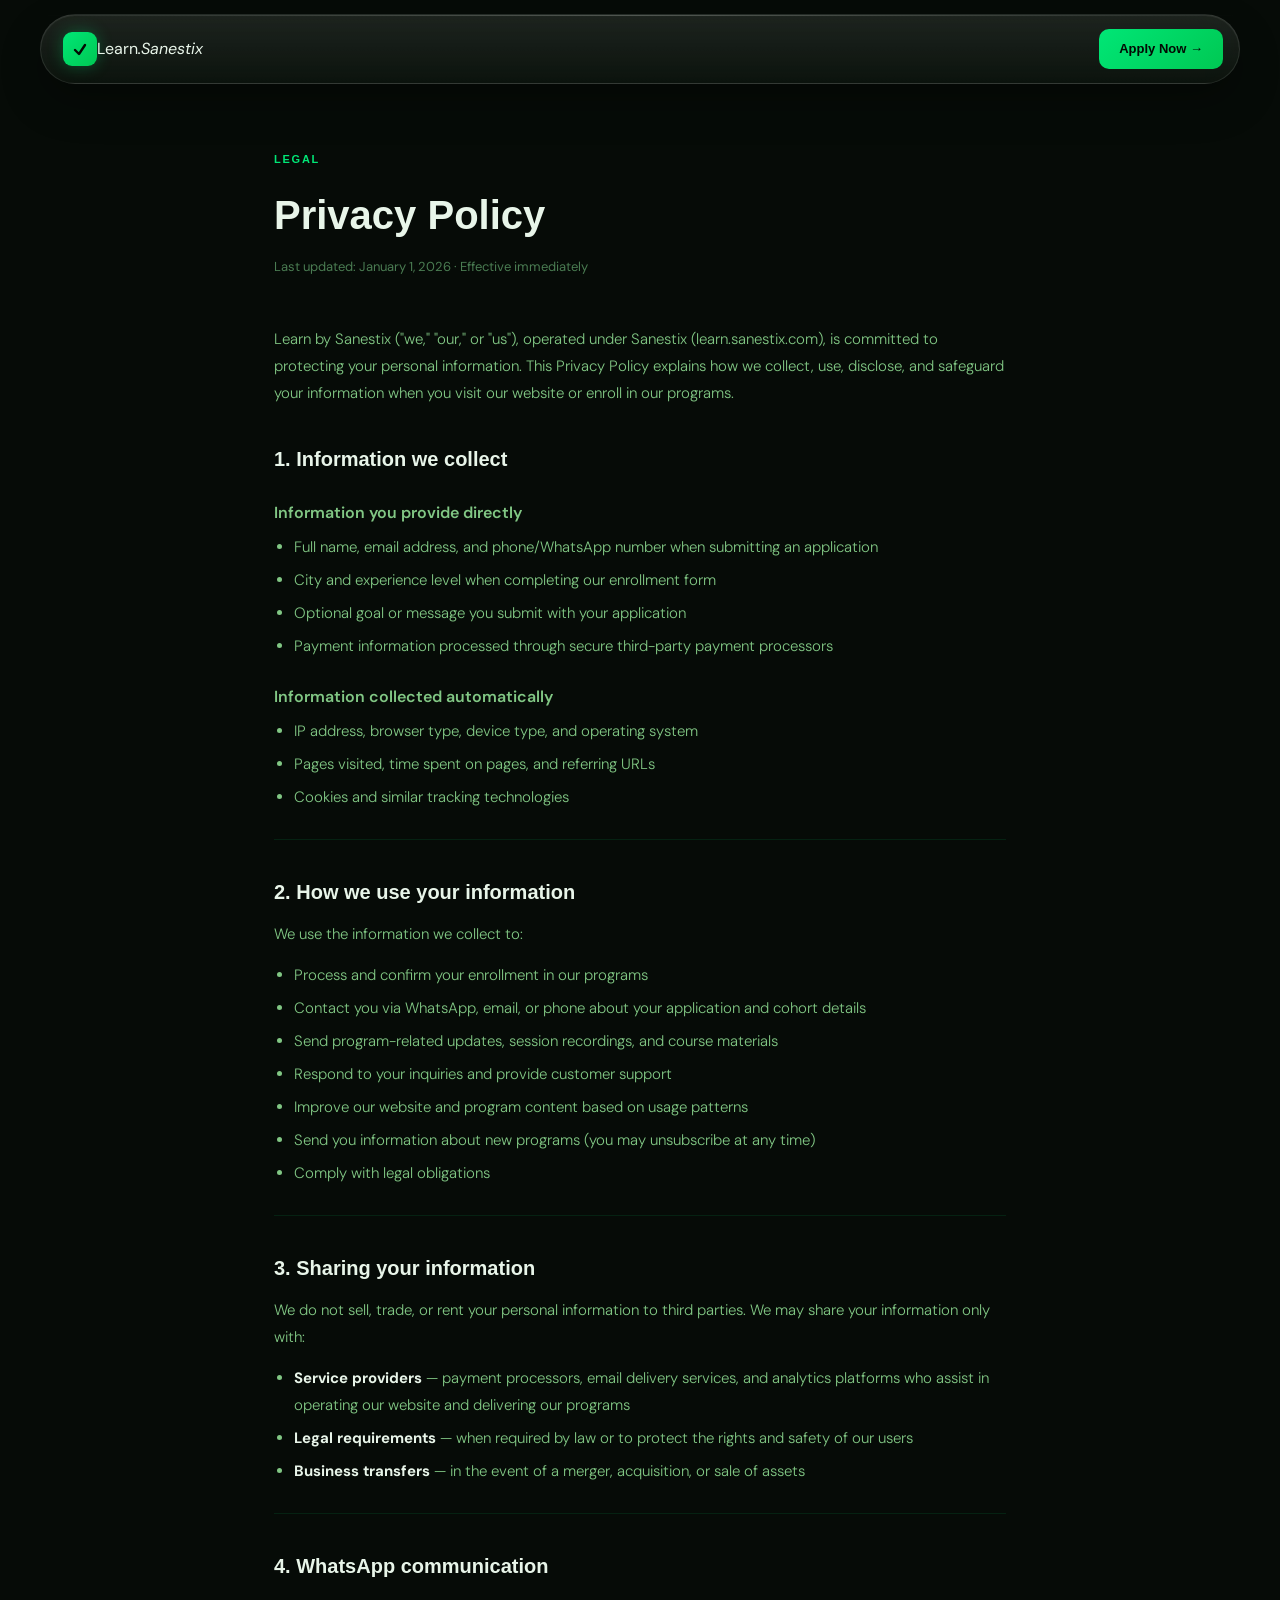
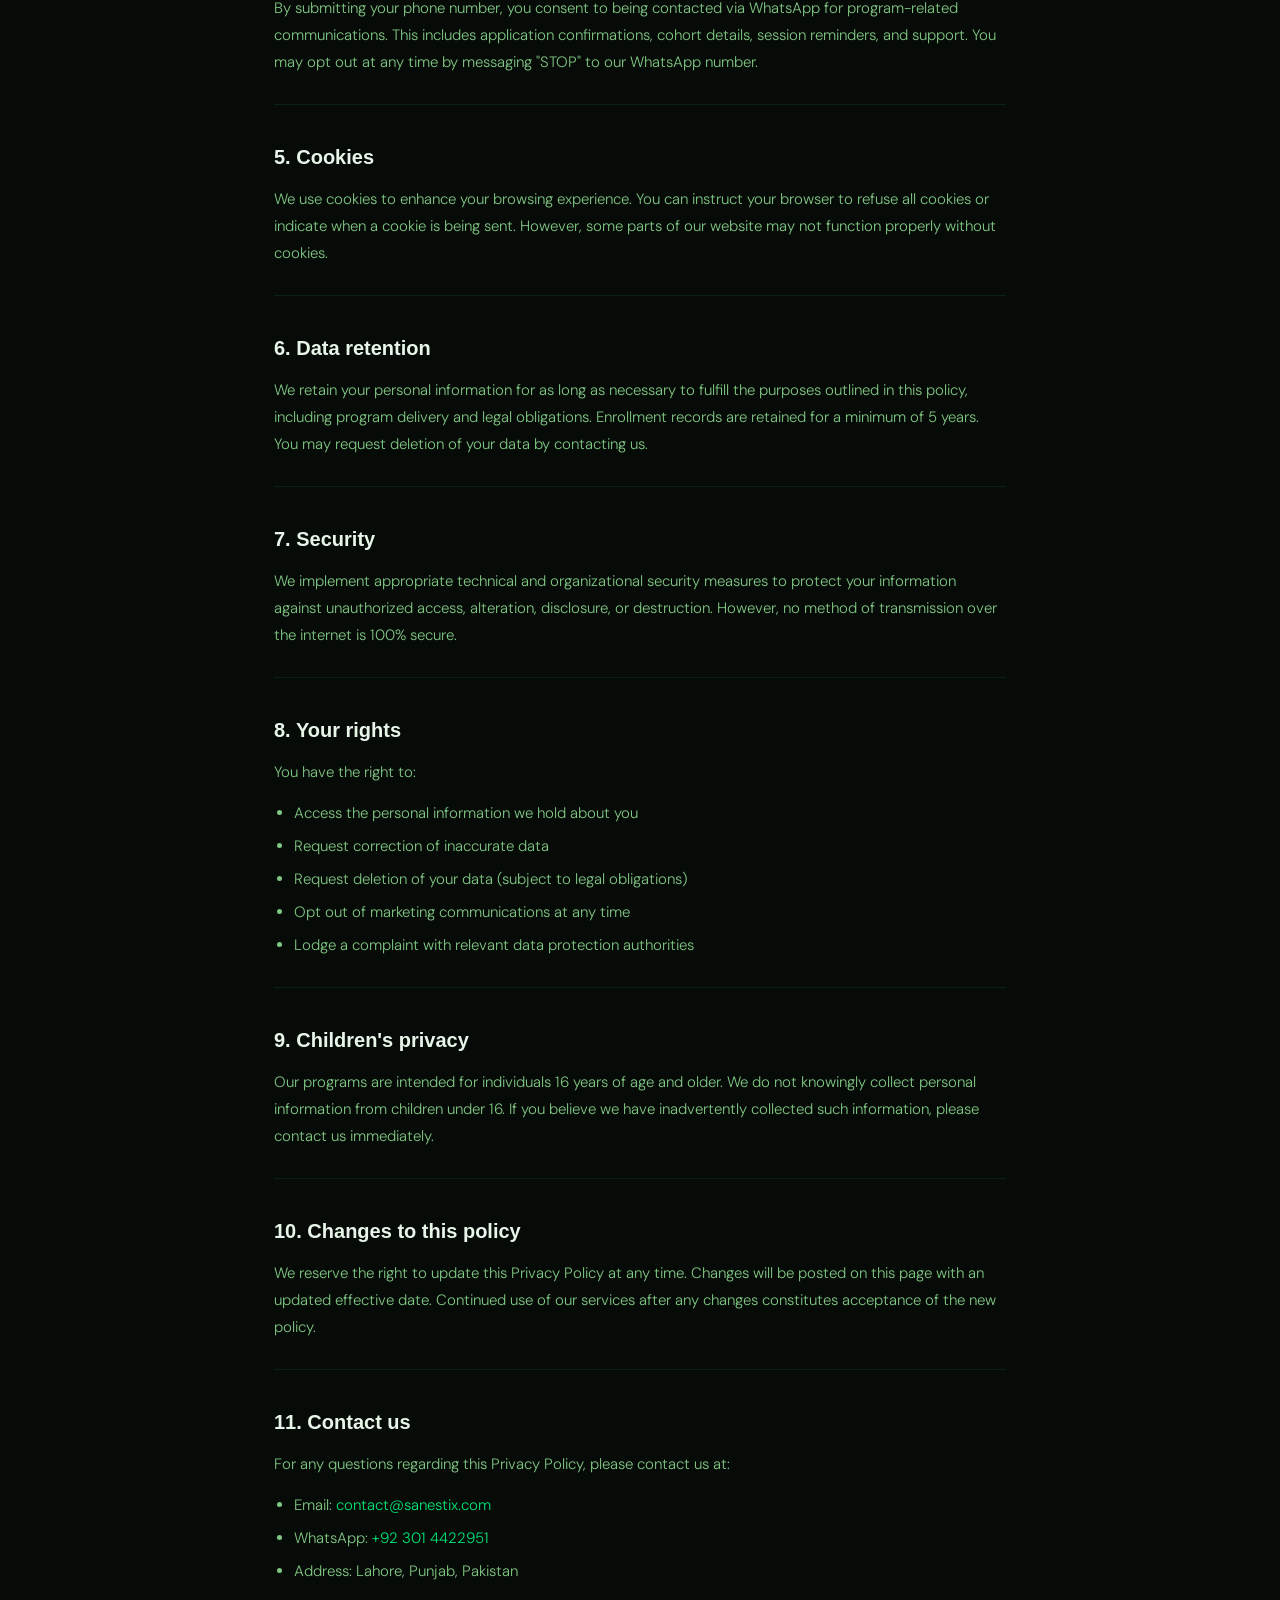
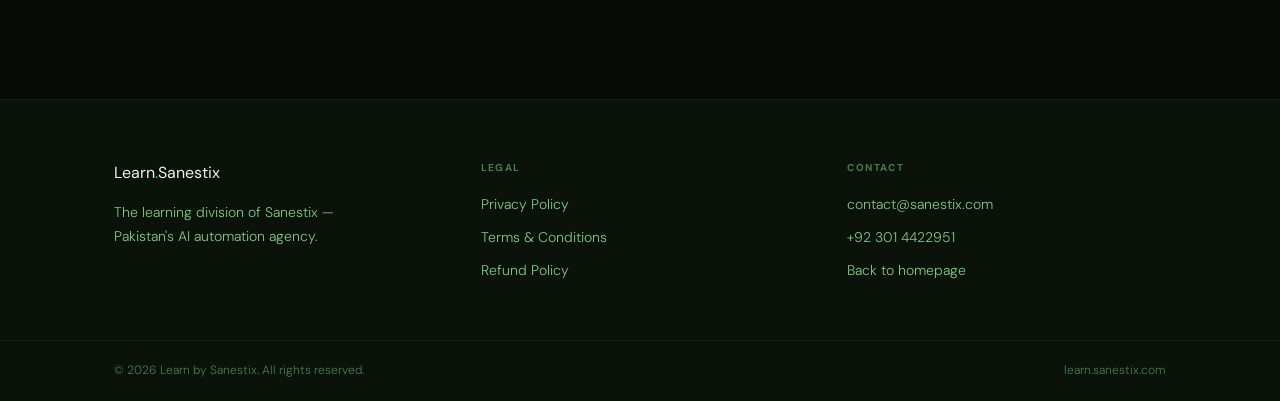
<file: Privacy.html>
<!DOCTYPE html>
<html lang="en">
<head>
<meta charset="UTF-8">
<meta name="viewport" content="width=device-width, initial-scale=1.0">
<title>Privacy Policy — Learn by Sanestix</title>
<link rel="preconnect" href="https://fonts.googleapis.com">
<link rel="preconnect" href="https://fonts.gstatic.com" crossorigin>
<link href="https://fonts.googleapis.com/css2?family=Clash+Display:wght@400;500;600;700&family=DM+Sans:ital,wght@0,300;0,400;0,500;1,300&display=swap" rel="stylesheet">
<link rel="stylesheet" href="styles.css">
<style>
.legal-page { padding: 80px 0 100px; }
.legal-page h1 { font-family: var(--font-head); font-size: 40px; font-weight: 700; color: var(--text); margin-bottom: 8px; }
.legal-meta { font-size: 13px; color: var(--text3); margin-bottom: 48px; }
.legal-body h2 { font-family: var(--font-head); font-size: 20px; font-weight: 600; color: var(--text); margin: 36px 0 12px; }
.legal-body h3 { font-size: 16px; font-weight: 600; color: var(--text2); margin: 24px 0 8px; }
.legal-body p { font-size: 15px; font-weight: 300; color: var(--text2); line-height: 1.8; margin-bottom: 14px; }
.legal-body ul { margin: 0 0 14px 20px; }
.legal-body ul li { font-size: 15px; font-weight: 300; color: var(--text2); line-height: 1.8; margin-bottom: 6px; }
.legal-body a { color: var(--g1); }
.legal-divider { height: 1px; background: var(--border); margin: 28px 0; }
</style>
</head>
<body>
<nav>
  <div class="nav-inner">
    <a href="index.html" class="nav-logo">
      <div class="logo-mark"><svg width="14" height="14" viewBox="0 0 14 14" fill="none" stroke="#030a04" stroke-width="2.4" stroke-linecap="round" stroke-linejoin="round"><polyline points="2,8 6,12 12,3"/></svg></div>
      <span>Learn<em>.Sanestix</em></span>
    </a>
    <a href="index.html#apply" class="btn-cta nav-cta">Apply Now →</a>
  </div>
</nav>

<div class="legal-page">
  <div class="container" style="max-width:780px">
    <div class="section-label">Legal</div>
    <h1>Privacy Policy</h1>
    <p class="legal-meta">Last updated: January 1, 2026 · Effective immediately</p>
    <div class="legal-body">
      <p>Learn by Sanestix ("we," "our," or "us"), operated under Sanestix (learn.sanestix.com), is committed to protecting your personal information. This Privacy Policy explains how we collect, use, disclose, and safeguard your information when you visit our website or enroll in our programs.</p>

      <h2>1. Information we collect</h2>
      <h3>Information you provide directly</h3>
      <ul>
        <li>Full name, email address, and phone/WhatsApp number when submitting an application</li>
        <li>City and experience level when completing our enrollment form</li>
        <li>Optional goal or message you submit with your application</li>
        <li>Payment information processed through secure third-party payment processors</li>
      </ul>
      <h3>Information collected automatically</h3>
      <ul>
        <li>IP address, browser type, device type, and operating system</li>
        <li>Pages visited, time spent on pages, and referring URLs</li>
        <li>Cookies and similar tracking technologies</li>
      </ul>

      <div class="legal-divider"></div>
      <h2>2. How we use your information</h2>
      <p>We use the information we collect to:</p>
      <ul>
        <li>Process and confirm your enrollment in our programs</li>
        <li>Contact you via WhatsApp, email, or phone about your application and cohort details</li>
        <li>Send program-related updates, session recordings, and course materials</li>
        <li>Respond to your inquiries and provide customer support</li>
        <li>Improve our website and program content based on usage patterns</li>
        <li>Send you information about new programs (you may unsubscribe at any time)</li>
        <li>Comply with legal obligations</li>
      </ul>

      <div class="legal-divider"></div>
      <h2>3. Sharing your information</h2>
      <p>We do not sell, trade, or rent your personal information to third parties. We may share your information only with:</p>
      <ul>
        <li><strong style="color:var(--text)">Service providers</strong> — payment processors, email delivery services, and analytics platforms who assist in operating our website and delivering our programs</li>
        <li><strong style="color:var(--text)">Legal requirements</strong> — when required by law or to protect the rights and safety of our users</li>
        <li><strong style="color:var(--text)">Business transfers</strong> — in the event of a merger, acquisition, or sale of assets</li>
      </ul>

      <div class="legal-divider"></div>
      <h2>4. WhatsApp communication</h2>
      <p>By submitting your phone number, you consent to being contacted via WhatsApp for program-related communications. This includes application confirmations, cohort details, session reminders, and support. You may opt out at any time by messaging "STOP" to our WhatsApp number.</p>

      <div class="legal-divider"></div>
      <h2>5. Cookies</h2>
      <p>We use cookies to enhance your browsing experience. You can instruct your browser to refuse all cookies or indicate when a cookie is being sent. However, some parts of our website may not function properly without cookies.</p>

      <div class="legal-divider"></div>
      <h2>6. Data retention</h2>
      <p>We retain your personal information for as long as necessary to fulfill the purposes outlined in this policy, including program delivery and legal obligations. Enrollment records are retained for a minimum of 5 years. You may request deletion of your data by contacting us.</p>

      <div class="legal-divider"></div>
      <h2>7. Security</h2>
      <p>We implement appropriate technical and organizational security measures to protect your information against unauthorized access, alteration, disclosure, or destruction. However, no method of transmission over the internet is 100% secure.</p>

      <div class="legal-divider"></div>
      <h2>8. Your rights</h2>
      <p>You have the right to:</p>
      <ul>
        <li>Access the personal information we hold about you</li>
        <li>Request correction of inaccurate data</li>
        <li>Request deletion of your data (subject to legal obligations)</li>
        <li>Opt out of marketing communications at any time</li>
        <li>Lodge a complaint with relevant data protection authorities</li>
      </ul>

      <div class="legal-divider"></div>
      <h2>9. Children's privacy</h2>
      <p>Our programs are intended for individuals 16 years of age and older. We do not knowingly collect personal information from children under 16. If you believe we have inadvertently collected such information, please contact us immediately.</p>

      <div class="legal-divider"></div>
      <h2>10. Changes to this policy</h2>
      <p>We reserve the right to update this Privacy Policy at any time. Changes will be posted on this page with an updated effective date. Continued use of our services after any changes constitutes acceptance of the new policy.</p>

      <div class="legal-divider"></div>
      <h2>11. Contact us</h2>
      <p>For any questions regarding this Privacy Policy, please contact us at:</p>
      <ul>
        <li>Email: <a href="mailto:contact@sanestix.com">contact@sanestix.com</a></li>
        <li>WhatsApp: <a href="https://wa.me/923014422951">+92 301 4422951</a></li>
        <li>Address: Lahore, Punjab, Pakistan</li>
      </ul>
    </div>
  </div>
</div>

<footer>
  <div class="container footer-inner" style="grid-template-columns:1fr 1fr 1fr">
    <div class="footer-brand">
      <div class="footer-logo">Learn<span class="footer-dot">.</span>Sanestix</div>
      <p class="footer-desc">The learning division of Sanestix — Pakistan's AI automation agency.</p>
    </div>
    <div class="footer-col">
      <h5>Legal</h5>
      <a href="privacy.html">Privacy Policy</a>
      <a href="terms.html">Terms & Conditions</a>
      <a href="refund.html">Refund Policy</a>
    </div>
    <div class="footer-col">
      <h5>Contact</h5>
      <a href="mailto:contact@sanestix.com">contact@sanestix.com</a>
      <a href="https://wa.me/923014422951">+92 301 4422951</a>
      <a href="index.html">Back to homepage</a>
    </div>
  </div>
  <div class="footer-bottom">
    <div class="container footer-bottom-inner">
      <span>© 2026 Learn by Sanestix. All rights reserved.</span>
      <span>learn.sanestix.com</span>
    </div>
  </div>
</footer>
</body>
</html>
</file>
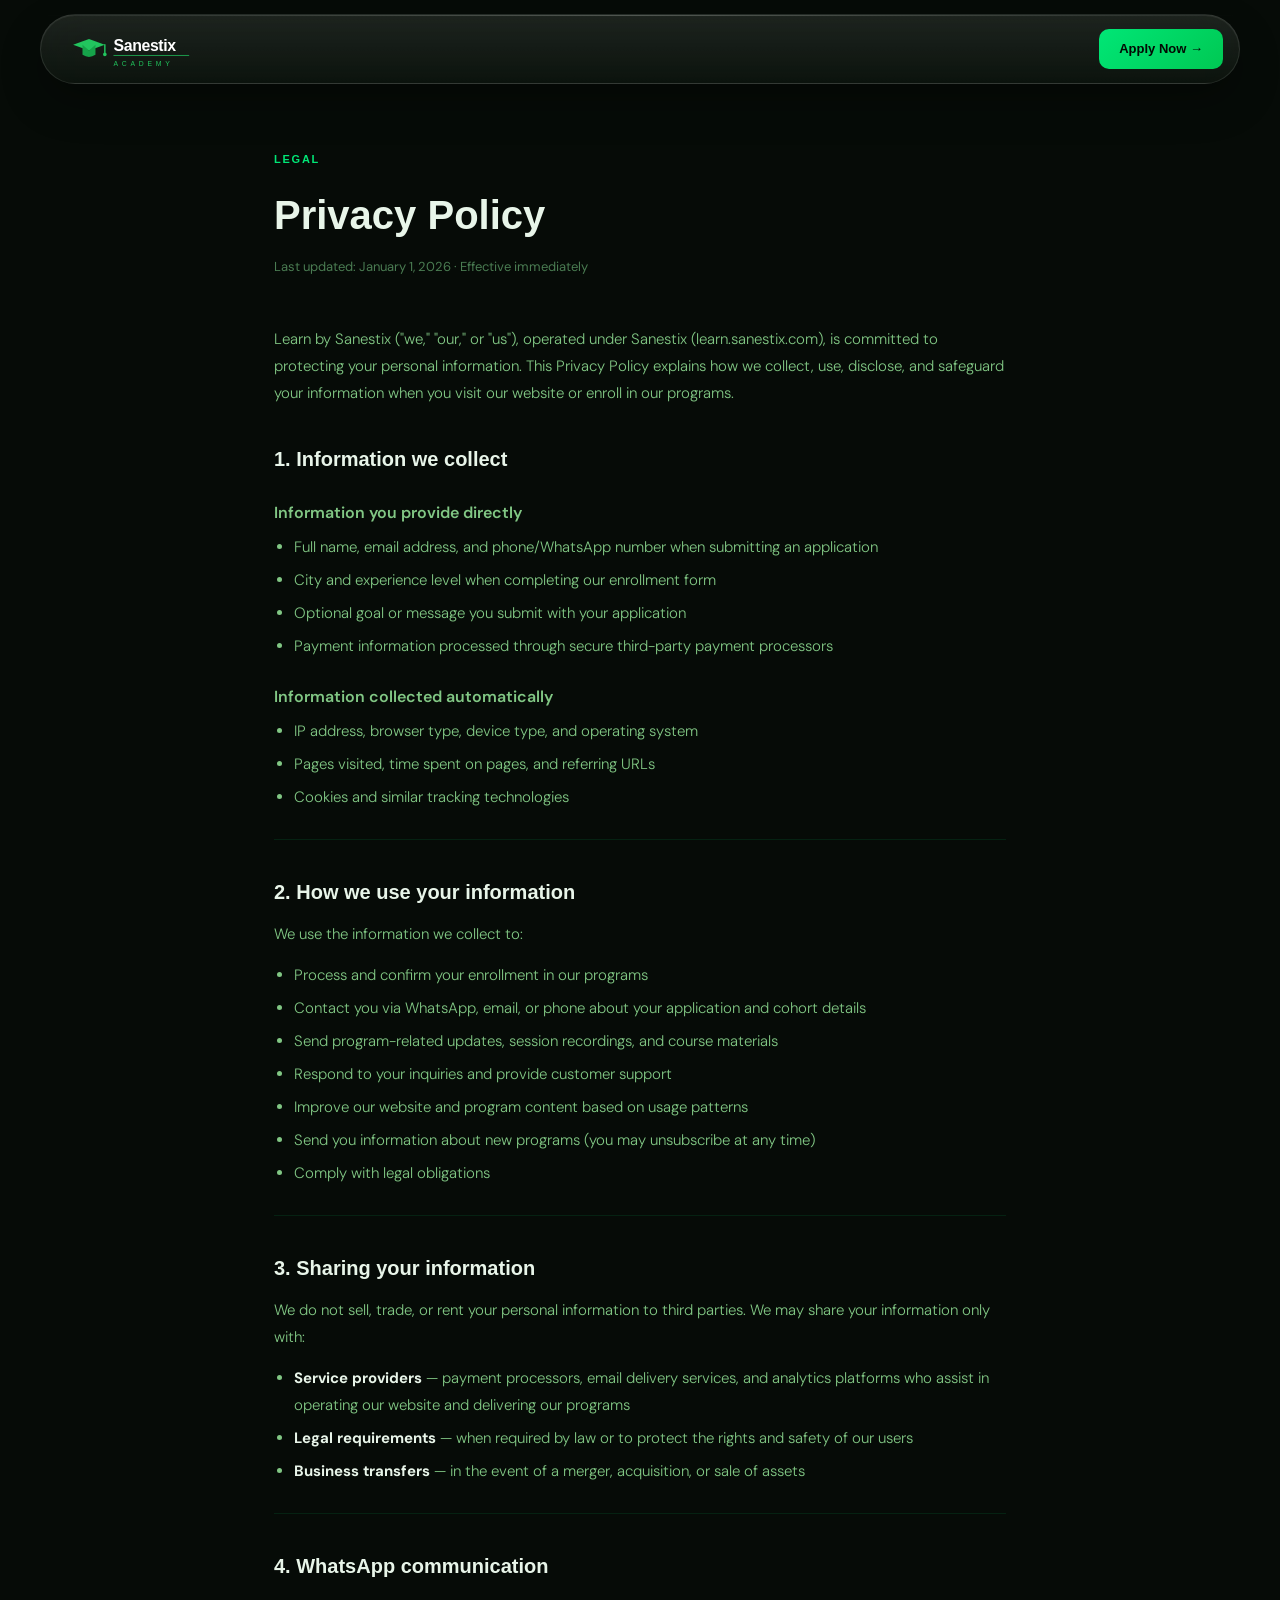
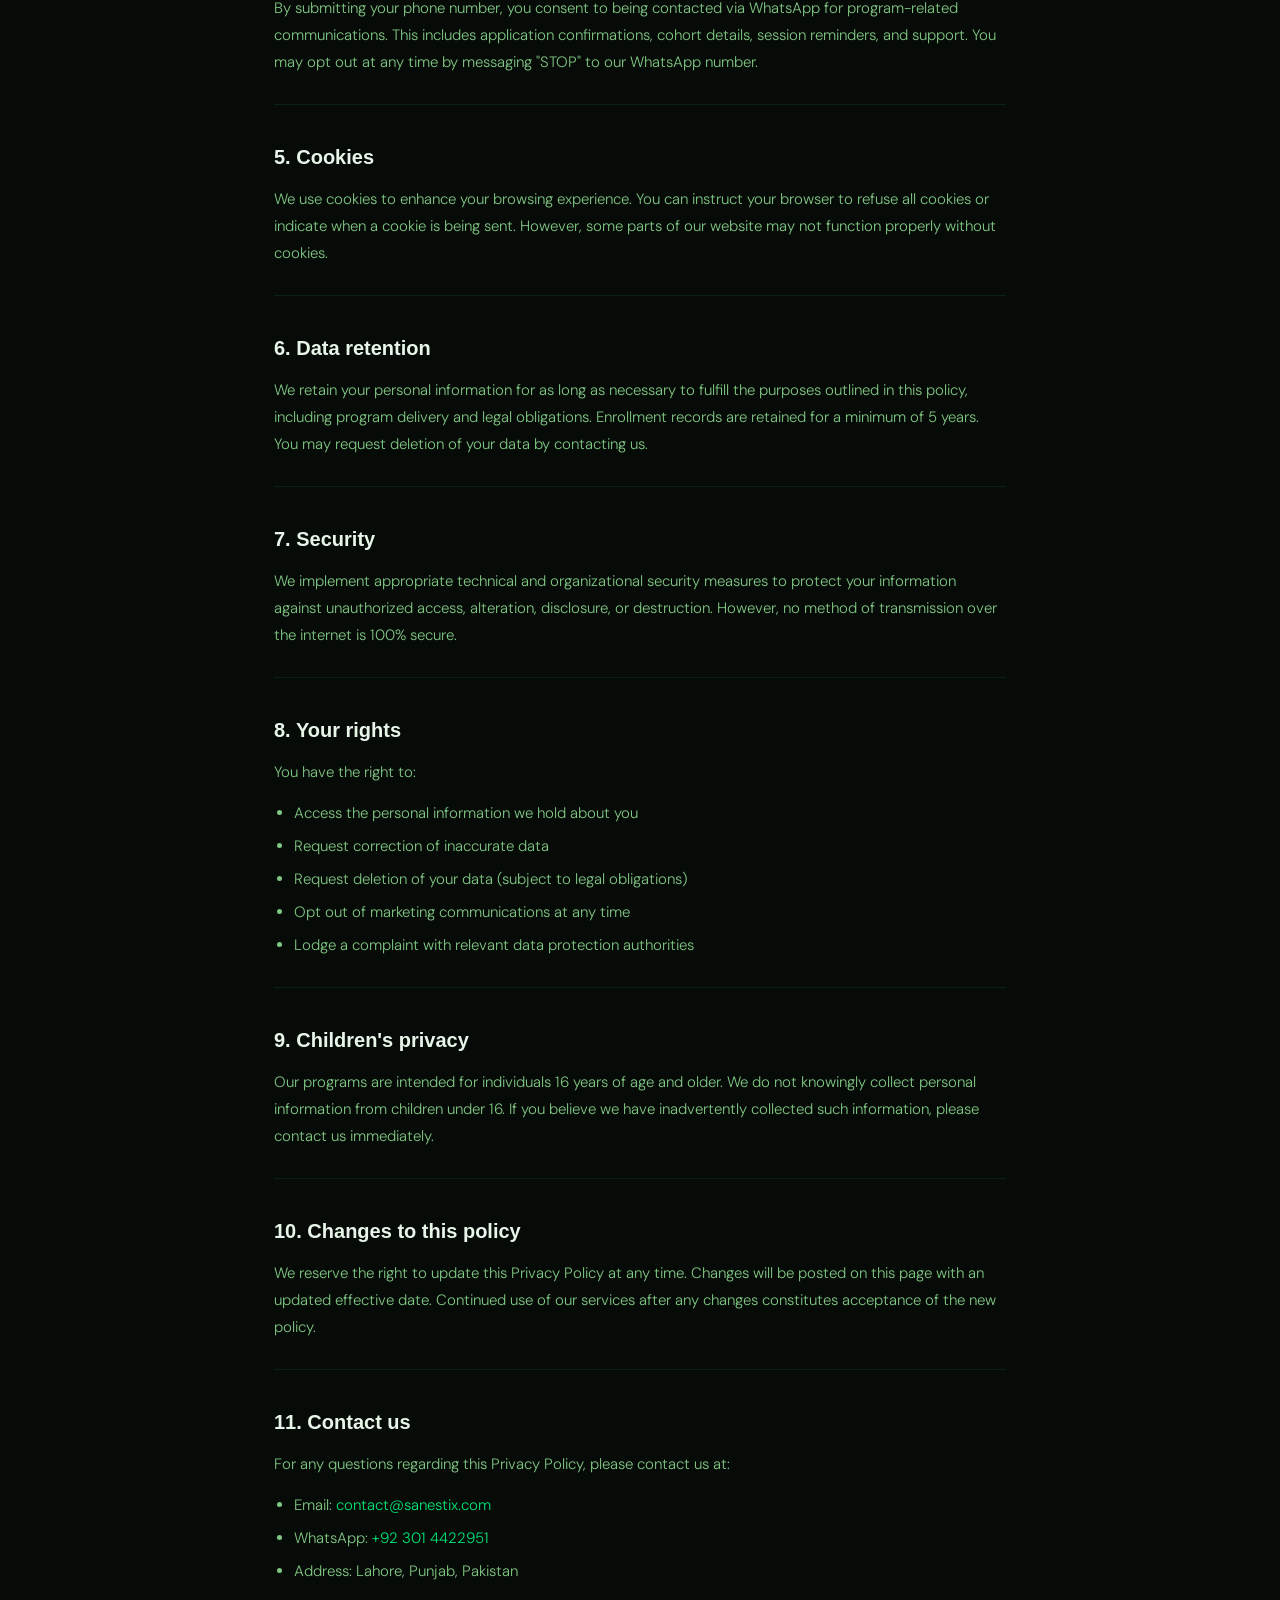
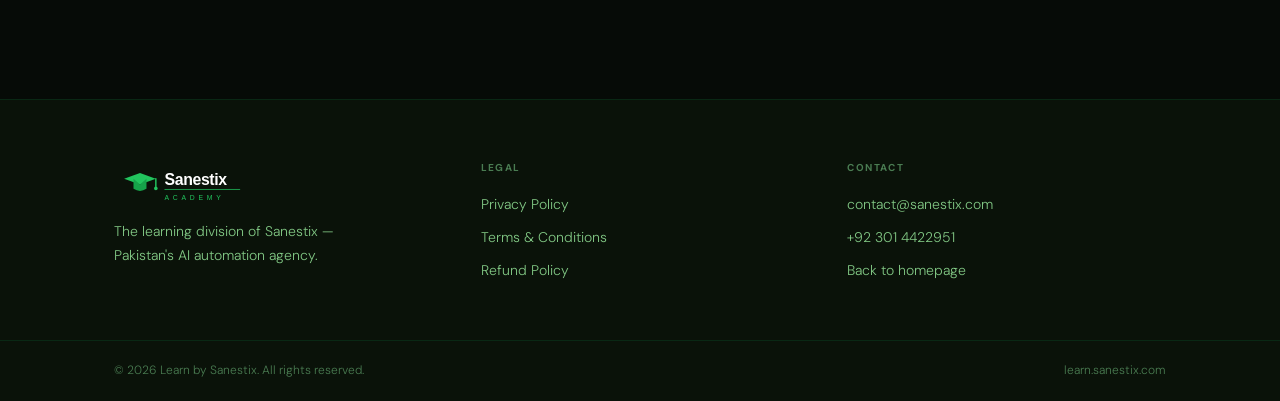
<file: privacy.html>
<!DOCTYPE html>
<html lang="en">
<head>
  <!-- Google Tag Manager -->
<script>(function(w,d,s,l,i){w[l]=w[l]||[];w[l].push({'gtm.start':
new Date().getTime(),event:'gtm.js'});var f=d.getElementsByTagName(s)[0],
j=d.createElement(s),dl=l!='dataLayer'?'&l='+l:'';j.async=true;j.src=
'https://www.googletagmanager.com/gtm.js?id='+i+dl;f.parentNode.insertBefore(j,f);
})(window,document,'script','dataLayer','GTM-P9VDV9BF');</script>
<!-- End Google Tag Manager -->
<meta charset="UTF-8">
  <link rel="icon" type="image/svg+xml" href="favicon.svg">
<meta name="viewport" content="width=device-width, initial-scale=1.0">
<title>Privacy Policy — Sanestix Academy</title>
<meta name="description" content="Read the Sanestix Academy privacy policy. Learn how we collect, use, and protect your personal information.">
<meta name="robots" content="noindex, follow">
<link rel="canonical" href="https://academy.sanestix.com/privacy.html">
<link rel="preconnect" href="https://fonts.googleapis.com">
<link rel="preconnect" href="https://fonts.gstatic.com" crossorigin>
<link href="https://fonts.googleapis.com/css2?family=Clash+Display:wght@400;500;600;700&family=DM+Sans:ital,wght@0,300;0,400;0,500;1,300&display=swap" rel="stylesheet">
<link rel="stylesheet" href="styles.css">
<style>
.legal-page { padding: 80px 0 100px; }
.legal-page h1 { font-family: var(--font-head); font-size: 40px; font-weight: 700; color: var(--text); margin-bottom: 8px; }
.legal-meta { font-size: 13px; color: var(--text3); margin-bottom: 48px; }
.legal-body h2 { font-family: var(--font-head); font-size: 20px; font-weight: 600; color: var(--text); margin: 36px 0 12px; }
.legal-body h3 { font-size: 16px; font-weight: 600; color: var(--text2); margin: 24px 0 8px; }
.legal-body p { font-size: 15px; font-weight: 300; color: var(--text2); line-height: 1.8; margin-bottom: 14px; }
.legal-body ul { margin: 0 0 14px 20px; }
.legal-body ul li { font-size: 15px; font-weight: 300; color: var(--text2); line-height: 1.8; margin-bottom: 6px; }
.legal-body a { color: var(--g1); }
.legal-divider { height: 1px; background: var(--border); margin: 28px 0; }
      .nav-logo { display:flex; align-items:center; flex-shrink:0; text-decoration:none; margin-right:32px; transition:opacity .2s; }
    .nav-logo:hover { opacity:0.82; }
    .nav-logo-img { height:46px; width:auto; display:block; }
    .footer-logo { margin-bottom:14px; }
    .footer-logo-img { height:46px; width:auto; display:block; }
  </style>
</head>
<body>
  <!-- Google Tag Manager (noscript) -->
<noscript><iframe src="https://www.googletagmanager.com/ns.html?id=GTM-P9VDV9BF"
height="0" width="0" style="display:none;visibility:hidden"></iframe></noscript>
<!-- End Google Tag Manager (noscript) -->
<nav>
  <div class="nav-inner">
    <a href="index.html" class="nav-logo"><img src="sanestix-logo.svg" alt="Sanestix Academy" class="nav-logo-img"></a>
    <a href="index.html#apply" class="btn-cta nav-cta">Apply Now →</a>
  </div>
</nav>

<div class="legal-page">
  <div class="container" style="max-width:780px">
    <div class="section-label">Legal</div>
    <h1>Privacy Policy</h1>
    <p class="legal-meta">Last updated: January 1, 2026 · Effective immediately</p>
    <div class="legal-body">
      <p>Learn by Sanestix ("we," "our," or "us"), operated under Sanestix (learn.sanestix.com), is committed to protecting your personal information. This Privacy Policy explains how we collect, use, disclose, and safeguard your information when you visit our website or enroll in our programs.</p>

      <h2>1. Information we collect</h2>
      <h3>Information you provide directly</h3>
      <ul>
        <li>Full name, email address, and phone/WhatsApp number when submitting an application</li>
        <li>City and experience level when completing our enrollment form</li>
        <li>Optional goal or message you submit with your application</li>
        <li>Payment information processed through secure third-party payment processors</li>
      </ul>
      <h3>Information collected automatically</h3>
      <ul>
        <li>IP address, browser type, device type, and operating system</li>
        <li>Pages visited, time spent on pages, and referring URLs</li>
        <li>Cookies and similar tracking technologies</li>
      </ul>

      <div class="legal-divider"></div>
      <h2>2. How we use your information</h2>
      <p>We use the information we collect to:</p>
      <ul>
        <li>Process and confirm your enrollment in our programs</li>
        <li>Contact you via WhatsApp, email, or phone about your application and cohort details</li>
        <li>Send program-related updates, session recordings, and course materials</li>
        <li>Respond to your inquiries and provide customer support</li>
        <li>Improve our website and program content based on usage patterns</li>
        <li>Send you information about new programs (you may unsubscribe at any time)</li>
        <li>Comply with legal obligations</li>
      </ul>

      <div class="legal-divider"></div>
      <h2>3. Sharing your information</h2>
      <p>We do not sell, trade, or rent your personal information to third parties. We may share your information only with:</p>
      <ul>
        <li><strong style="color:var(--text)">Service providers</strong> — payment processors, email delivery services, and analytics platforms who assist in operating our website and delivering our programs</li>
        <li><strong style="color:var(--text)">Legal requirements</strong> — when required by law or to protect the rights and safety of our users</li>
        <li><strong style="color:var(--text)">Business transfers</strong> — in the event of a merger, acquisition, or sale of assets</li>
      </ul>

      <div class="legal-divider"></div>
      <h2>4. WhatsApp communication</h2>
      <p>By submitting your phone number, you consent to being contacted via WhatsApp for program-related communications. This includes application confirmations, cohort details, session reminders, and support. You may opt out at any time by messaging "STOP" to our WhatsApp number.</p>

      <div class="legal-divider"></div>
      <h2>5. Cookies</h2>
      <p>We use cookies to enhance your browsing experience. You can instruct your browser to refuse all cookies or indicate when a cookie is being sent. However, some parts of our website may not function properly without cookies.</p>

      <div class="legal-divider"></div>
      <h2>6. Data retention</h2>
      <p>We retain your personal information for as long as necessary to fulfill the purposes outlined in this policy, including program delivery and legal obligations. Enrollment records are retained for a minimum of 5 years. You may request deletion of your data by contacting us.</p>

      <div class="legal-divider"></div>
      <h2>7. Security</h2>
      <p>We implement appropriate technical and organizational security measures to protect your information against unauthorized access, alteration, disclosure, or destruction. However, no method of transmission over the internet is 100% secure.</p>

      <div class="legal-divider"></div>
      <h2>8. Your rights</h2>
      <p>You have the right to:</p>
      <ul>
        <li>Access the personal information we hold about you</li>
        <li>Request correction of inaccurate data</li>
        <li>Request deletion of your data (subject to legal obligations)</li>
        <li>Opt out of marketing communications at any time</li>
        <li>Lodge a complaint with relevant data protection authorities</li>
      </ul>

      <div class="legal-divider"></div>
      <h2>9. Children's privacy</h2>
      <p>Our programs are intended for individuals 16 years of age and older. We do not knowingly collect personal information from children under 16. If you believe we have inadvertently collected such information, please contact us immediately.</p>

      <div class="legal-divider"></div>
      <h2>10. Changes to this policy</h2>
      <p>We reserve the right to update this Privacy Policy at any time. Changes will be posted on this page with an updated effective date. Continued use of our services after any changes constitutes acceptance of the new policy.</p>

      <div class="legal-divider"></div>
      <h2>11. Contact us</h2>
      <p>For any questions regarding this Privacy Policy, please contact us at:</p>
      <ul>
        <li>Email: <a href="mailto:contact@sanestix.com">contact@sanestix.com</a></li>
        <li>WhatsApp: <a href="https://wa.me/923014422951">+92 301 4422951</a></li>
        <li>Address: Lahore, Punjab, Pakistan</li>
      </ul>
    </div>
  </div>
</div>

<footer>
  <div class="container footer-inner" style="grid-template-columns:1fr 1fr 1fr">
    <div class="footer-brand">
      <div class="footer-logo"><img src="sanestix-logo.svg" alt="Sanestix Academy" class="nav-logo-img"></div>
      <p class="footer-desc">The learning division of Sanestix — Pakistan's AI automation agency.</p>
    </div>
    <div class="footer-col">
      <h5>Legal</h5>
      <a href="privacy.html">Privacy Policy</a>
      <a href="terms.html">Terms & Conditions</a>
      <a href="refund.html">Refund Policy</a>
    </div>
    <div class="footer-col">
      <h5>Contact</h5>
      <a href="mailto:contact@sanestix.com">contact@sanestix.com</a>
      <a href="https://wa.me/923014422951">+92 301 4422951</a>
      <a href="index.html">Back to homepage</a>
    </div>
  </div>
  <div class="footer-bottom">
    <div class="container footer-bottom-inner">
      <span>© 2026 Learn by Sanestix. All rights reserved.</span>
      <span>learn.sanestix.com</span>
    </div>
  </div>
</footer>
</body>
</html>
</file>
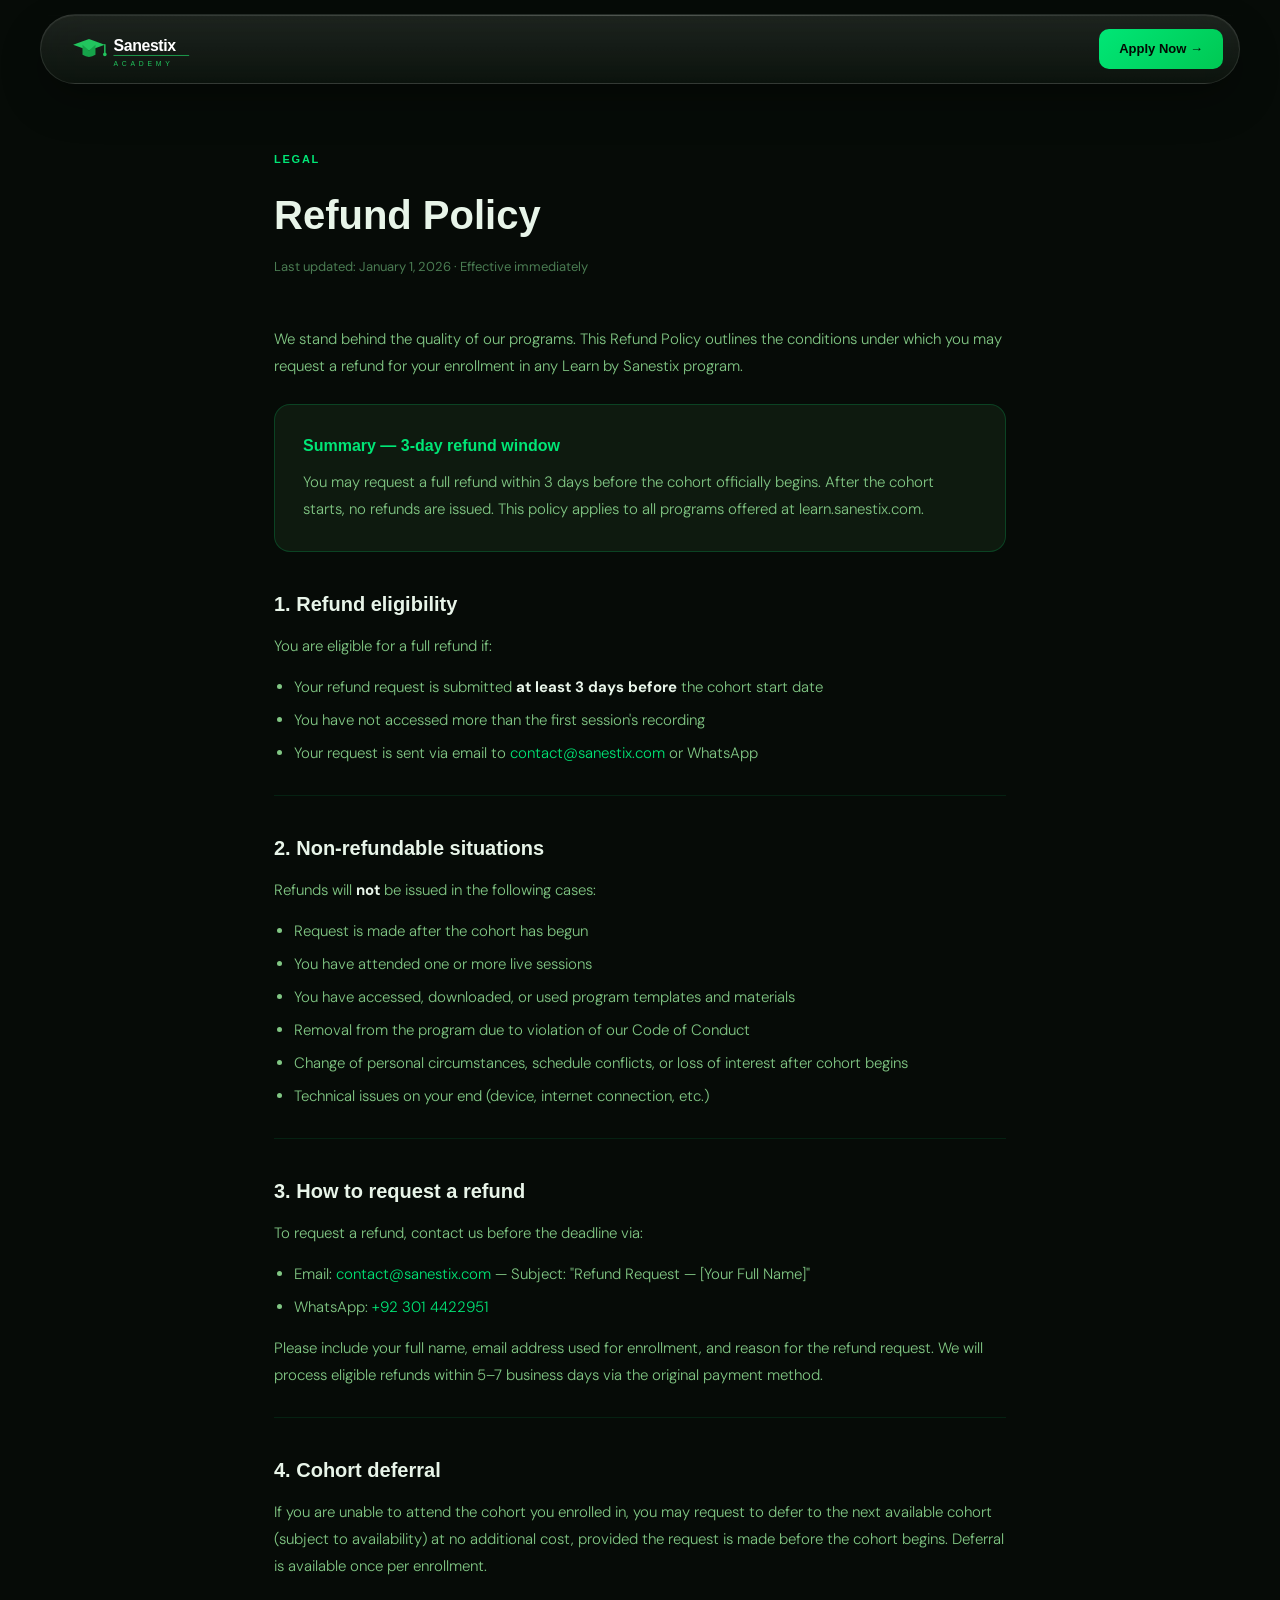
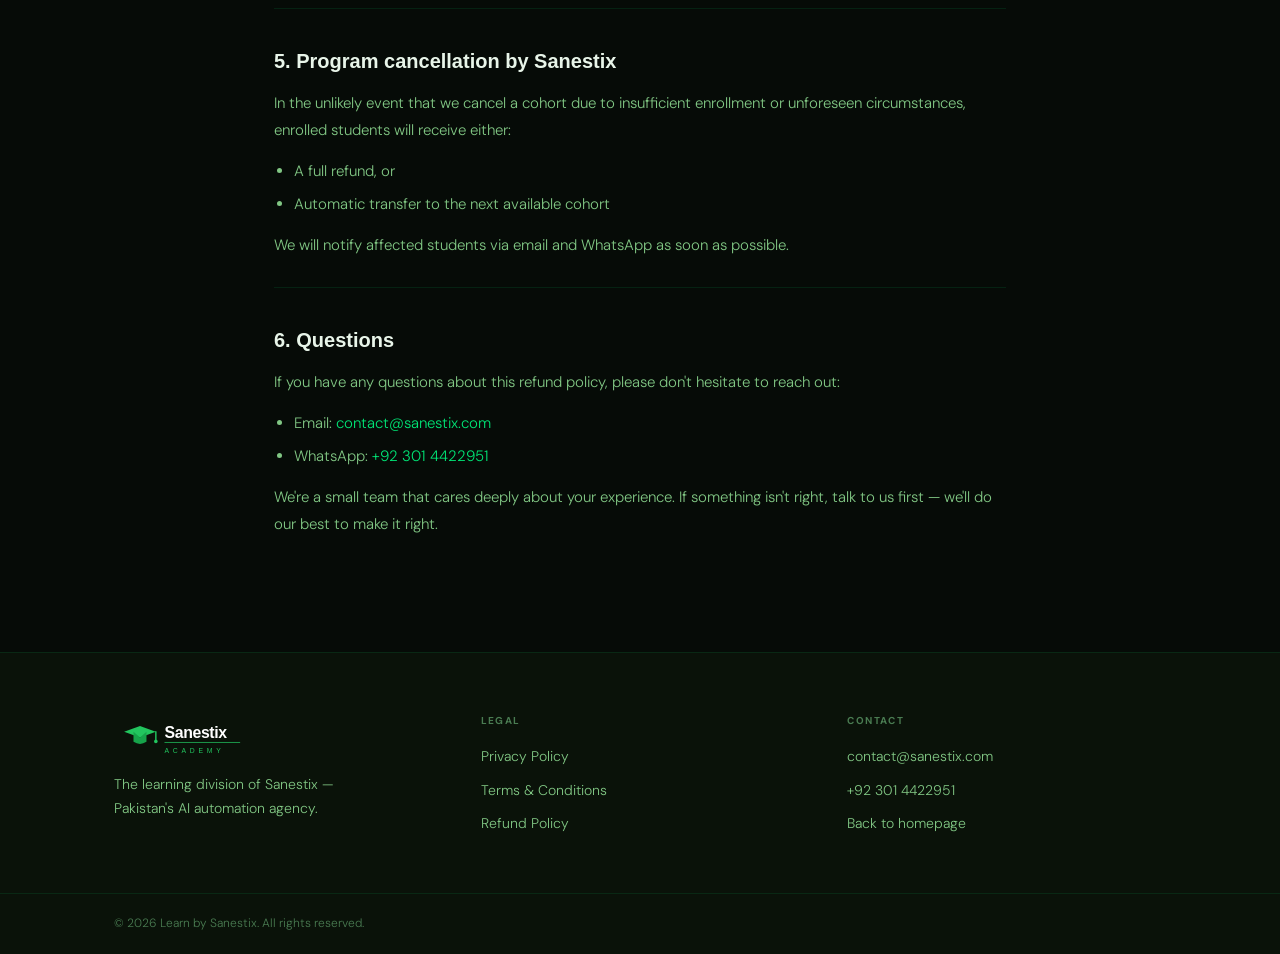
<file: refund.html>
<!DOCTYPE html>
<html lang="en">
<head>
  <!-- Google Tag Manager -->
<script>(function(w,d,s,l,i){w[l]=w[l]||[];w[l].push({'gtm.start':
new Date().getTime(),event:'gtm.js'});var f=d.getElementsByTagName(s)[0],
j=d.createElement(s),dl=l!='dataLayer'?'&l='+l:'';j.async=true;j.src=
'https://www.googletagmanager.com/gtm.js?id='+i+dl;f.parentNode.insertBefore(j,f);
})(window,document,'script','dataLayer','GTM-P9VDV9BF');</script>
<!-- End Google Tag Manager -->
<meta charset="UTF-8">
  <link rel="icon" type="image/svg+xml" href="favicon.svg">
<meta name="viewport" content="width=device-width, initial-scale=1.0">
<title>Refund Policy — Sanestix Academy</title>
<meta name="description" content="Read the Sanestix Academy refund policy. We offer a 3-day refund window after program enrollment.">
<meta name="robots" content="noindex, follow">
<link rel="canonical" href="https://academy.sanestix.com/refund.html">
<link rel="preconnect" href="https://fonts.googleapis.com">
<link rel="preconnect" href="https://fonts.gstatic.com" crossorigin>
<link href="https://fonts.googleapis.com/css2?family=Clash+Display:wght@400;500;600;700&family=DM+Sans:ital,wght@0,300;0,400;0,500;1,300&display=swap" rel="stylesheet">
<link rel="stylesheet" href="styles.css">
<style>
.legal-page { padding: 80px 0 100px; }
.legal-page h1 { font-family: var(--font-head); font-size: 40px; font-weight: 700; color: var(--text); margin-bottom: 8px; }
.legal-meta { font-size: 13px; color: var(--text3); margin-bottom: 48px; }
.legal-body h2 { font-family: var(--font-head); font-size: 20px; font-weight: 600; color: var(--text); margin: 36px 0 12px; }
.legal-body p { font-size: 15px; font-weight: 300; color: var(--text2); line-height: 1.8; margin-bottom: 14px; }
.legal-body ul { margin: 0 0 14px 20px; }
.legal-body ul li { font-size: 15px; font-weight: 300; color: var(--text2); line-height: 1.8; margin-bottom: 6px; }
.legal-body a { color: var(--g1); }
.legal-body strong { color: var(--text); }
.legal-divider { height: 1px; background: var(--border); margin: 28px 0; }
.refund-box { background: var(--bg3); border: 1px solid var(--border2); border-radius: var(--radius-lg); padding: 28px; margin: 24px 0; }
.refund-box h3 { font-family: var(--font-head); font-size: 16px; font-weight: 600; color: var(--g1); margin-bottom: 10px; }
.refund-box p { margin-bottom: 0; }
      .nav-logo { display:flex; align-items:center; flex-shrink:0; text-decoration:none; margin-right:32px; transition:opacity .2s; }
    .nav-logo:hover { opacity:0.82; }
    .nav-logo-img { height:46px; width:auto; display:block; }
    .footer-logo { margin-bottom:14px; }
    .footer-logo-img { height:46px; width:auto; display:block; }
  </style>
</head>
<body>
  <!-- Google Tag Manager (noscript) -->
<noscript><iframe src="https://www.googletagmanager.com/ns.html?id=GTM-P9VDV9BF"
height="0" width="0" style="display:none;visibility:hidden"></iframe></noscript>
<!-- End Google Tag Manager (noscript) -->
<nav>
  <div class="nav-inner">
    <a href="index.html" class="nav-logo"><img src="sanestix-logo.svg" alt="Sanestix Academy" class="nav-logo-img"></a>
    <a href="index.html#apply" class="btn-cta nav-cta">Apply Now →</a>
  </div>
</nav>

<div class="legal-page">
  <div class="container" style="max-width:780px">
    <div class="section-label">Legal</div>
    <h1>Refund Policy</h1>
    <p class="legal-meta">Last updated: January 1, 2026 · Effective immediately</p>
    <div class="legal-body">
      <p>We stand behind the quality of our programs. This Refund Policy outlines the conditions under which you may request a refund for your enrollment in any Learn by Sanestix program.</p>

      <div class="refund-box">
        <h3>Summary — 3-day refund window</h3>
        <p>You may request a full refund within 3 days before the cohort officially begins. After the cohort starts, no refunds are issued. This policy applies to all programs offered at learn.sanestix.com.</p>
      </div>

      <h2>1. Refund eligibility</h2>
      <p>You are eligible for a full refund if:</p>
      <ul>
        <li>Your refund request is submitted <strong>at least 3 days before</strong> the cohort start date</li>
        <li>You have not accessed more than the first session's recording</li>
        <li>Your request is sent via email to <a href="mailto:contact@sanestix.com">contact@sanestix.com</a> or WhatsApp</li>
      </ul>

      <div class="legal-divider"></div>
      <h2>2. Non-refundable situations</h2>
      <p>Refunds will <strong>not</strong> be issued in the following cases:</p>
      <ul>
        <li>Request is made after the cohort has begun</li>
        <li>You have attended one or more live sessions</li>
        <li>You have accessed, downloaded, or used program templates and materials</li>
        <li>Removal from the program due to violation of our Code of Conduct</li>
        <li>Change of personal circumstances, schedule conflicts, or loss of interest after cohort begins</li>
        <li>Technical issues on your end (device, internet connection, etc.)</li>
      </ul>

      <div class="legal-divider"></div>
      <h2>3. How to request a refund</h2>
      <p>To request a refund, contact us before the deadline via:</p>
      <ul>
        <li>Email: <a href="mailto:contact@sanestix.com">contact@sanestix.com</a> — Subject: "Refund Request — [Your Full Name]"</li>
        <li>WhatsApp: <a href="https://wa.me/923014422951">+92 301 4422951</a></li>
      </ul>
      <p>Please include your full name, email address used for enrollment, and reason for the refund request. We will process eligible refunds within 5–7 business days via the original payment method.</p>

      <div class="legal-divider"></div>
      <h2>4. Cohort deferral</h2>
      <p>If you are unable to attend the cohort you enrolled in, you may request to defer to the next available cohort (subject to availability) at no additional cost, provided the request is made before the cohort begins. Deferral is available once per enrollment.</p>

      <div class="legal-divider"></div>
      <h2>5. Program cancellation by Sanestix</h2>
      <p>In the unlikely event that we cancel a cohort due to insufficient enrollment or unforeseen circumstances, enrolled students will receive either:</p>
      <ul>
        <li>A full refund, or</li>
        <li>Automatic transfer to the next available cohort</li>
      </ul>
      <p>We will notify affected students via email and WhatsApp as soon as possible.</p>

      <div class="legal-divider"></div>
      <h2>6. Questions</h2>
      <p>If you have any questions about this refund policy, please don't hesitate to reach out:</p>
      <ul>
        <li>Email: <a href="mailto:contact@sanestix.com">contact@sanestix.com</a></li>
        <li>WhatsApp: <a href="https://wa.me/923014422951">+92 301 4422951</a></li>
      </ul>
      <p>We're a small team that cares deeply about your experience. If something isn't right, talk to us first — we'll do our best to make it right.</p>
    </div>
  </div>
</div>

<footer>
  <div class="container footer-inner" style="grid-template-columns:1fr 1fr 1fr">
    <div class="footer-brand">
      <div class="footer-logo"><img src="sanestix-logo.svg" alt="Sanestix Academy" class="nav-logo-img"></div>
      <p class="footer-desc">The learning division of Sanestix — Pakistan's AI automation agency.</p>
    </div>
    <div class="footer-col">
      <h5>Legal</h5>
      <a href="privacy.html">Privacy Policy</a>
      <a href="terms.html">Terms & Conditions</a>
      <a href="refund.html">Refund Policy</a>
    </div>
    <div class="footer-col">
      <h5>Contact</h5>
      <a href="mailto:contact@sanestix.com">contact@sanestix.com</a>
      <a href="https://wa.me/923014422951">+92 301 4422951</a>
      <a href="index.html">Back to homepage</a>
    </div>
  </div>
  <div class="footer-bottom">
    <div class="container footer-bottom-inner">
      <span>© 2026 Learn by Sanestix. All rights reserved.</span>
    </div>
  </div>
</footer>
</body>
</html>
</file>
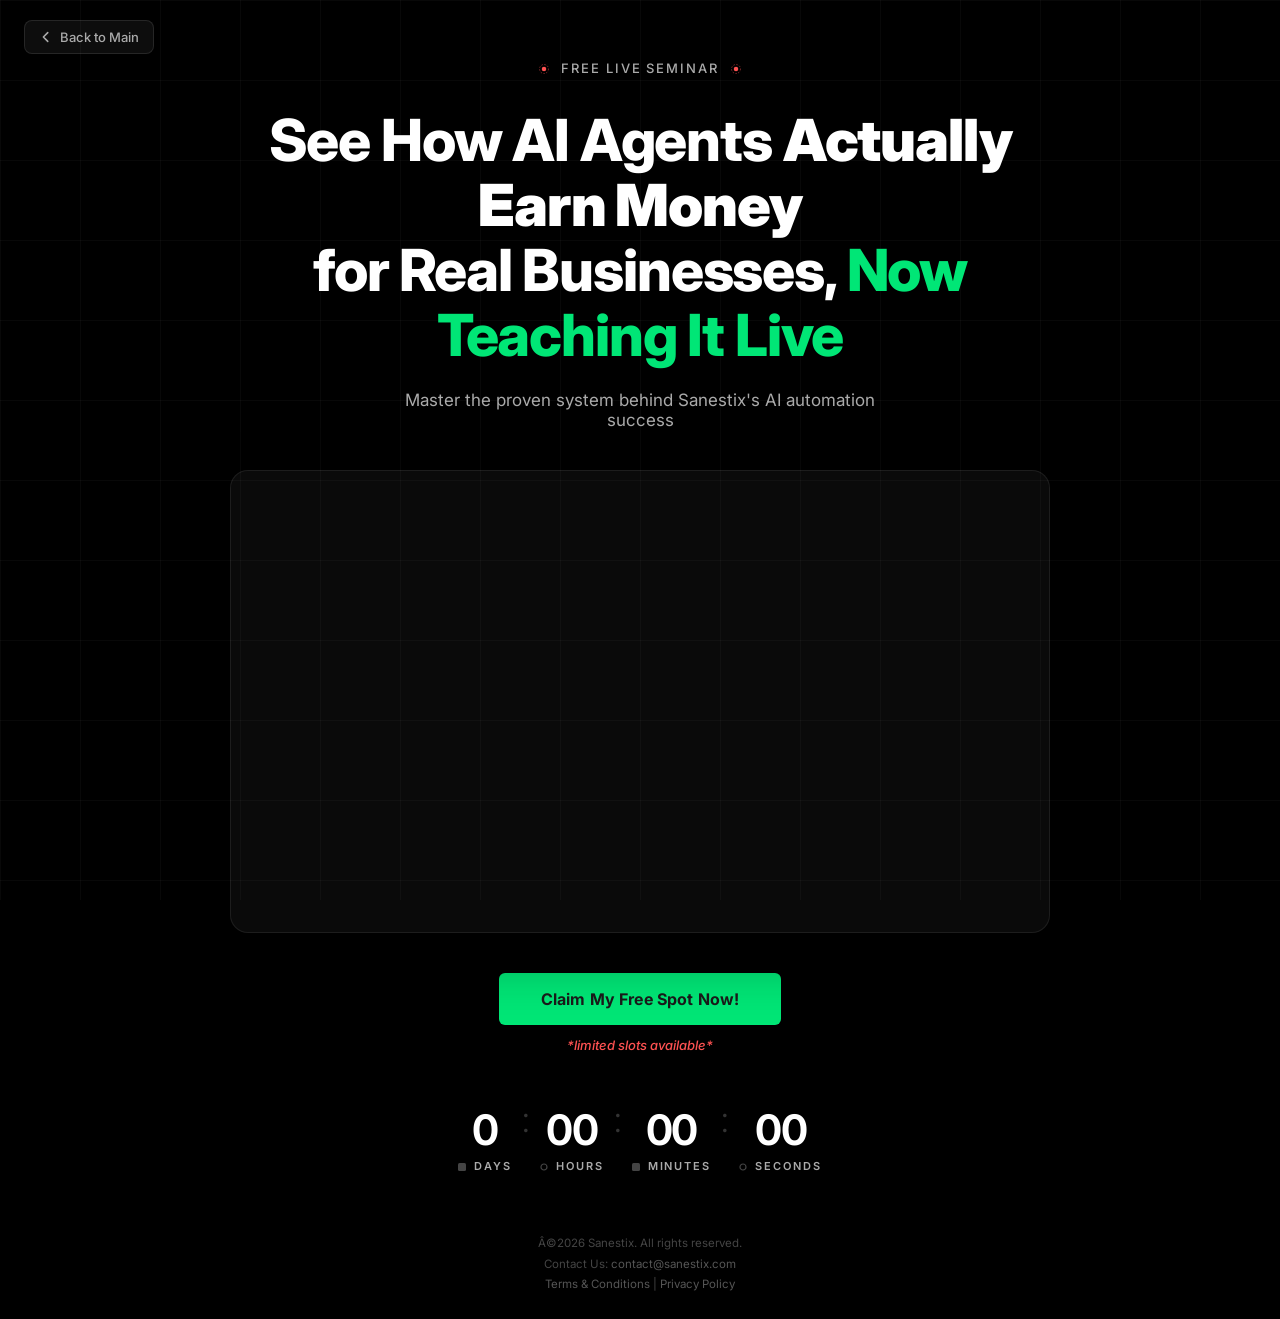
<file: seminar.html>
<!DOCTYPE html>
<html lang="en">
<head>
  <!-- Google Tag Manager -->
<script>(function(w,d,s,l,i){w[l]=w[l]||[];w[l].push({'gtm.start':
new Date().getTime(),event:'gtm.js'});var f=d.getElementsByTagName(s)[0],
j=d.createElement(s),dl=l!='dataLayer'?'&l='+l:'';j.async=true;j.src=
'https://www.googletagmanager.com/gtm.js?id='+i+dl;f.parentNode.insertBefore(j,f);
})(window,document,'script','dataLayer','GTM-P9VDV9BF');</script>
<!-- End Google Tag Manager -->
  <!-- Meta Pixel Code -->
<script>
!function(f,b,e,v,n,t,s)
{if(f.fbq)return;n=f.fbq=function(){n.callMethod?
n.callMethod.apply(n,arguments):n.queue.push(arguments)};
if(!f._fbq)f._fbq=n;n.push=n;n.loaded=!0;n.version='2.0';
n.queue=[];t=b.createElement(e);t.async=!0;
t.src=v;s=b.getElementsByTagName(e)[0];
s.parentNode.insertBefore(t,s)}(window, document,'script',
'https://connect.facebook.net/en_US/fbevents.js');
fbq('init', '1153351476932242');
fbq('track', 'PageView');
</script>
<noscript><img height="1" width="1" style="display:none"
src="https://www.facebook.com/tr?id=1153351476932242&ev=PageView&noscript=1"
/></noscript>
<!-- End Meta Pixel Code -->
<meta charset="UTF-8">
  <link rel="icon" type="image/svg+xml" href="favicon.svg">
<meta name="viewport" content="width=device-width, initial-scale=1.0">
<title>Free Live Seminar — AI Agents | Sanestix Academy</title>
<meta name="description" content="Join Sanestix's free live seminar on AI Agents. Learn the fundamentals of agentic AI and how to start building your own AI-powered workflows. Reserve your spot now.">
<meta name="keywords" content="free AI seminar, live AI agents webinar, free AI workshop, Sanestix seminar, AI agents introduction, free AI training">
<meta name="author" content="Sanestix">
<link rel="canonical" href="https://academy.sanestix.com/seminar.html">

<!-- Open Graph / Social -->
<meta property="og:type" content="website">
<meta property="og:url" content="https://academy.sanestix.com/seminar.html">
<meta property="og:title" content="Free Live Seminar — AI Agents | Sanestix Academy">
<meta property="og:description" content="Join Sanestix's free live seminar on AI Agents. Learn the fundamentals of agentic AI and reserve your spot for the full program.">
<meta property="og:image" content="https://academy.sanestix.com/og-home.png">
<meta property="og:site_name" content="Sanestix Academy">

<!-- Twitter Card -->
<meta name="twitter:card" content="summary_large_image">
<meta name="twitter:url" content="https://academy.sanestix.com/seminar.html">
<meta name="twitter:title" content="Free Live Seminar — AI Agents | Sanestix Academy">
<meta name="twitter:description" content="Free live seminar on AI Agents by Sanestix. Reserve your spot now.">
<meta name="twitter:image" content="https://academy.sanestix.com/og-home.png">

<link rel="preconnect" href="https://fonts.googleapis.com">
<link href="https://fonts.googleapis.com/css2?family=Inter:wght@400;500;600;700;800;900&display=swap" rel="stylesheet">
<style>
*, *::before, *::after { box-sizing: border-box; margin: 0; padding: 0; }

:root {
  --bg: #000;
  --green: #00e676;
  --green-btn: #00e676;
  --green-hover: #00c853;
  --text: #fff;
  --text-muted: #aaa;
  --red: #ff5252;
}

html, body {
  height: 100%;
}

body {
  font-family: 'Inter', sans-serif;
  background: var(--bg);
  color: var(--text);
  min-height: 100vh;
  display: flex;
  flex-direction: column;
}

a { color: inherit; text-decoration: none; }

/* ── GRID BACKGROUND ── */
.grid-bg {
  position: fixed;
  inset: 0;
  z-index: 0;
  pointer-events: none;
  overflow: hidden;
}
.grid-bg::before {
  content: '';
  position: absolute;
  inset: 0;
  background-image:
    linear-gradient(rgba(255,255,255,0.03) 1px, transparent 1px),
    linear-gradient(90deg, rgba(255,255,255,0.03) 1px, transparent 1px);
  background-size: 80px 80px;
}

/* Faded squares on left (like reference) */
.grid-squares {
  position: absolute;
  top: 80px;
  left: 80px;
  display: grid;
  grid-template-columns: repeat(3, 60px);
  gap: 8px;
}
.grid-sq {
  width: 60px;
  height: 60px;
  background: rgba(255,255,255,0.04);
  border: 1px solid rgba(255,255,255,0.05);
}
.grid-sq:nth-child(1) { opacity: 0.5; }
.grid-sq:nth-child(2) { opacity: 0; }
.grid-sq:nth-child(3) { opacity: 0; }
.grid-sq:nth-child(4) { opacity: 0.3; }
.grid-sq:nth-child(5) { opacity: 0.08; }
.grid-sq:nth-child(6) { opacity: 0; }
.grid-sq:nth-child(7) { opacity: 0.6; }
.grid-sq:nth-child(8) { opacity: 0.35; }
.grid-sq:nth-child(9) { opacity: 0.15; }

/* ── MAIN CONTENT ── */
.page {
  position: relative;
  z-index: 1;
  flex: 1;
  display: flex;
  flex-direction: column;
  align-items: center;
  justify-content: center;
  text-align: center;
  padding: 60px 24px 40px;
  gap: 0;
}

/* Label */
.label {
  font-size: 13px;
  font-weight: 500;
  letter-spacing: 0.15em;
  color: var(--text-muted);
  text-transform: uppercase;
  margin-bottom: 32px;
}

/* Headline */
.headline {
  font-size: clamp(28px, 5.5vw, 58px);
  font-weight: 800;
  line-height: 1.12;
  letter-spacing: -0.02em;
  max-width: 820px;
  margin-bottom: 22px;
}
.headline .accent {
  color: var(--green);
}
.headline .bold {
  font-weight: 900;
}

/* Subtitle */
.subtitle {
  font-size: clamp(14px, 1.8vw, 17px);
  color: var(--text-muted);
  font-weight: 400;
  margin-bottom: 40px;
  max-width: 520px;
}

.seminar-video-wrap {
  width: min(100%, 820px);
  margin: 0 auto 40px;
}

.seminar-video-frame {
  position: relative;
  width: 100%;
  padding-top: 56.25%;
  border-radius: 18px;
  overflow: hidden;
  background: rgba(255,255,255,0.04);
  border: 1px solid rgba(255,255,255,0.08);
  box-shadow: 0 24px 60px rgba(0,0,0,0.35);
}

.seminar-video-frame iframe {
  position: absolute;
  inset: 0;
  width: 100%;
  height: 100%;
  border: 0;
}

/* CTA Button */
.cta-wrap {
  display: flex;
  flex-direction: column;
  align-items: center;
  gap: 12px;
  margin-bottom: 56px;
}

.cta-btn {
  display: inline-block;
  background: var(--green-btn);
  color: #1a1a1a;
  font-size: 16px;
  font-weight: 700;
  padding: 16px 42px;
  border-radius: 6px;
  cursor: pointer;
  border: none;
  font-family: 'Inter', sans-serif;
  letter-spacing: 0.01em;
  transition: background 0.15s, transform 0.12s;
}
.cta-btn:hover {
  background: var(--green-hover);
  transform: translateY(-1px);
}
.cta-btn:active {
  transform: none;
}

.limited {
  font-size: 13px;
  color: var(--red);
  font-style: italic;
  font-weight: 500;
}

/* ── COUNTDOWN ── */
.countdown {
  display: flex;
  align-items: flex-start;
  justify-content: center;
  gap: clamp(24px, 6vw, 80px);
}

.cd-unit {
  display: flex;
  flex-direction: column;
  align-items: center;
  gap: 8px;
}

.cd-num {
  font-size: clamp(52px, 8vw, 90px);
  font-weight: 700;
  line-height: 1;
  letter-spacing: -0.03em;
  color: var(--text);
  font-variant-numeric: tabular-nums;
  min-width: 1.1ch;
}

.cd-label {
  font-size: 11px;
  font-weight: 600;
  letter-spacing: 0.18em;
  color: var(--text-muted);
  text-transform: uppercase;
}

/* ── MODAL OVERLAY ── */
.overlay {
  display: none;
  position: fixed;
  inset: 0;
  z-index: 200;
  background: rgba(0,0,0,0.82);
  backdrop-filter: blur(6px);
  align-items: center;
  justify-content: center;
  padding: 24px;
}
.overlay.open { display: flex; }

.modal {
  background: #111;
  border: 1px solid rgba(255,255,255,0.1);
  border-radius: 16px;
  padding: 40px 36px;
  width: 100%;
  max-width: 400px;
  text-align: left;
  position: relative;
}
.modal-close {
  position: absolute;
  top: 16px; right: 18px;
  background: none; border: none;
  color: #666; font-size: 22px;
  cursor: pointer; line-height: 1;
  font-family: inherit;
}
.modal-close:hover { color: #fff; }
.modal h2 {
  font-size: 20px; font-weight: 700;
  margin-bottom: 6px;
}
.modal p {
  font-size: 13px; color: #888;
  margin-bottom: 24px;
}
.field { margin-bottom: 14px; }
.field label {
  display: block;
  font-size: 11px; font-weight: 600;
  letter-spacing: 0.1em;
  color: #666;
  text-transform: uppercase;
  margin-bottom: 7px;
}
.field input {
  width: 100%;
  background: #1a1a1a;
  border: 1px solid rgba(255,255,255,0.1);
  border-radius: 8px;
  padding: 12px 14px;
  color: #fff;
  font-size: 14px;
  font-family: 'Inter', sans-serif;
  outline: none;
  transition: border-color 0.2s;
}
.field input::placeholder { color: #444; }
.field input:focus {
  border-color: var(--green);
  box-shadow: 0 0 0 3px rgba(139,195,74,0.08);
}
.modal-btn {
  width: 100%;
  background: var(--green-btn);
  color: #111;
  border: none;
  border-radius: 8px;
  padding: 14px;
  font-size: 15px;
  font-weight: 700;
  font-family: 'Inter', sans-serif;
  cursor: pointer;
  margin-top: 4px;
  transition: background 0.15s;
}
.modal-btn:hover { background: var(--green-hover); }
.privacy {
  text-align: center;
  font-size: 11px;
  color: #444;
  margin-top: 10px;
}

/* Country code selector — seminar modal */
.s-phone-row{display:flex;gap:8px;align-items:stretch}
.s-cc-wrap{position:relative;flex-shrink:0}
.s-cc-btn{
  display:flex;align-items:center;gap:6px;
  background:#1a1a1a;border:1px solid rgba(255,255,255,0.1);
  border-radius:8px;padding:0 12px;height:100%;
  color:#fff;font-size:13px;font-weight:600;font-family:'Inter',sans-serif;
  cursor:pointer;white-space:nowrap;min-width:72px;
  transition:border-color 0.2s;
}
.s-cc-btn:hover,.s-cc-btn:focus{border-color:var(--green);outline:none}
.s-cc-arrow{font-size:9px;color:#666;margin-left:2px}
.s-cc-dropdown{
  display:none;flex-direction:column;
  position:absolute;top:calc(100% + 6px);left:0;
  background:#1a1a1a;border:1px solid rgba(255,255,255,0.12);
  border-radius:10px;z-index:999;min-width:220px;overflow:hidden;
  box-shadow:0 8px 24px rgba(0,0,0,0.5);
}
.s-cc-dropdown.open{display:flex}
.s-cc-search{
  background:transparent;border:none;border-bottom:1px solid rgba(255,255,255,0.08);
  padding:10px 14px;color:#fff;font-size:13px;font-family:'Inter',sans-serif;outline:none;
}
.s-cc-search::placeholder{color:#555}
.s-cc-list{max-height:200px;overflow-y:auto;overscroll-behavior:contain}
.s-cc-list::-webkit-scrollbar{width:4px}
.s-cc-list::-webkit-scrollbar-thumb{background:#333;border-radius:4px}
.s-cc-item{
  display:flex;align-items:center;gap:8px;padding:9px 14px;
  cursor:pointer;font-size:13px;color:#aaa;transition:background 0.15s;
}
.s-cc-item:hover{background:rgba(255,255,255,0.05);color:#fff}
.s-cc-item.selected{background:rgba(0,230,118,0.08);color:var(--green)}
.s-cc-item-flag{font-size:15px;width:20px;text-align:center;flex-shrink:0}
.s-cc-item-name{flex:1;overflow:hidden;text-overflow:ellipsis;white-space:nowrap}
.s-cc-item-code{font-weight:600;color:#666;font-size:12px;flex-shrink:0}

/* Success / Pending state */
.success-state { display: none; text-align: center; }

/* Pending badge */
.pending-badge {
  display: inline-flex; align-items: center; gap: 7px;
  background: rgba(255,82,82,0.1);
  border: 1px solid rgba(255,82,82,0.25);
  border-radius: 100px;
  padding: 5px 14px;
  font-size: 11px; font-weight: 600;
  letter-spacing: 0.1em; text-transform: uppercase;
  color: var(--red);
  margin-bottom: 18px;
}

.pending-title {
  font-size: 22px; font-weight: 800;
  line-height: 1.25;
  letter-spacing: -0.02em;
  margin-bottom: 10px;
  color: #fff;
}
.pending-accent { color: var(--red); }

.pending-sub {
  font-size: 12.5px; color: #666;
  line-height: 1.6; margin-bottom: 20px;
}

/* Step card */
.pending-step {
  background: rgba(255,255,255,0.04);
  border: 1px solid rgba(255,255,255,0.09);
  border-radius: 12px;
  padding: 18px 16px 16px;
  text-align: left;
}
.pending-step-header {
  display: flex; align-items: center; gap: 10px;
  margin-bottom: 10px;
}
.pending-step-num {
  font-size: 9px; font-weight: 700;
  letter-spacing: 0.18em;
  color: var(--green);
  background: rgba(0,230,118,0.08);
  border: 1px solid rgba(0,230,118,0.2);
  border-radius: 4px;
  padding: 3px 8px;
  white-space: nowrap;
}
.pending-step-label {
  font-size: 13px; font-weight: 700;
  color: #fff; letter-spacing: 0.02em;
  text-transform: uppercase;
}
.pending-step-desc {
  font-size: 12.5px; color: #777;
  line-height: 1.6; margin-bottom: 14px;
}

/* WhatsApp CTA button */
.pending-wa-btn {
  display: flex; align-items: center; justify-content: center; gap: 9px;
  width: 100%;
  background: #25d366;
  color: #000;
  font-size: 13px; font-weight: 700;
  font-family: 'Inter', sans-serif;
  padding: 13px 16px;
  border-radius: 9px;
  text-decoration: none;
  transition: background 0.15s, transform 0.12s;
  line-height: 1.3;
  text-align: center;
}
.pending-wa-btn:hover { background: #1db954; transform: translateY(-1px); }

/* Secondary alt link */
.pending-wa-alt {
  display: inline-flex; align-items: center; justify-content: center; gap: 6px;
  margin-top: 10px; width: 100%;
  color: #555; font-size: 12px;
  font-family: 'Inter', sans-serif;
  text-decoration: none;
  transition: color 0.2s;
}
.pending-wa-alt:hover { color: #888; }

/* ── FOOTER ── */
footer {
  position: relative;
  z-index: 1;
  text-align: center;
  padding: 20px 24px 24px;
  font-size: 11.5px;
  color: #444;
  line-height: 1.8;
}
footer a { color: #555; }
footer a:hover { color: #888; }

.cd-sep {
  font-size: clamp(40px, 6vw, 70px);
  font-weight: 300;
  color: #333;
  line-height: 1;
  margin-top: -8px;
  align-self: flex-start;
}


  .grid-squares { display: none; }
  .modal { padding: 32px 20px; }
  .countdown { gap: 10px; }
  .cd-sep { font-size: 36px; }
  .cd-num { font-size: 42px; }

</style>

<!-- Schema.org: BreadcrumbList -->
<script type="application/ld+json">
{
  "@context": "https://schema.org",
  "@type": "BreadcrumbList",
  "itemListElement": [
    { "@type": "ListItem", "position": 1, "name": "Sanestix Academy", "item": "https://academy.sanestix.com/" },
    { "@type": "ListItem", "position": 2, "name": "Free Live Seminar", "item": "https://academy.sanestix.com/seminar.html" }
  ]
}
</script>
</head>
<body>
  <!-- Google Tag Manager (noscript) -->
<noscript><iframe src="https://www.googletagmanager.com/ns.html?id=GTM-P9VDV9BF"
height="0" width="0" style="display:none;visibility:hidden"></iframe></noscript>
<!-- End Google Tag Manager (noscript) -->

<!-- Grid background -->
<div class="grid-bg">
  <div class="grid-squares">
    <div class="grid-sq"></div>
    <div class="grid-sq"></div>
    <div class="grid-sq"></div>
    <div class="grid-sq"></div>
    <div class="grid-sq"></div>
    <div class="grid-sq"></div>
    <div class="grid-sq"></div>
    <div class="grid-sq"></div>
    <div class="grid-sq"></div>
  </div>
</div>

<!-- Back Button -->
<div style="position:fixed;top:20px;left:24px;z-index:100;">
  <a href="index.html" style="display:inline-flex;align-items:center;gap:7px;color:#aaa;font-size:13px;font-weight:500;font-family:'Inter',sans-serif;text-decoration:none;background:rgba(255,255,255,0.05);border:1px solid rgba(255,255,255,0.1);padding:8px 14px;border-radius:8px;transition:color 0.2s,background 0.2s;" onmouseover="this.style.color='#fff';this.style.background='rgba(255,255,255,0.1)'" onmouseout="this.style.color='#aaa';this.style.background='rgba(255,255,255,0.05)'">
    <svg width="14" height="14" viewBox="0 0 16 16" fill="none"><polyline points="10,3 5,8 10,13" stroke="currentColor" stroke-width="1.8" stroke-linecap="round" stroke-linejoin="round"/></svg>
    Back to Main
  </a>
</div>

<!-- Main Content -->
<main class="page">
  <p class="label">
    <svg width="12" height="12" viewBox="0 0 16 16" fill="none" style="vertical-align:middle;margin-right:6px"><circle cx="8" cy="8" r="3" fill="#ff5252"/><circle cx="8" cy="8" r="6" stroke="#ff5252" stroke-width="1.2" stroke-dasharray="2 2" opacity="0.5"/></svg>
    Free Live Seminar
    <svg width="12" height="12" viewBox="0 0 16 16" fill="none" style="vertical-align:middle;margin-left:6px"><circle cx="8" cy="8" r="3" fill="#ff5252"/><circle cx="8" cy="8" r="6" stroke="#ff5252" stroke-width="1.2" stroke-dasharray="2 2" opacity="0.5"/></svg>
  </p>

  <h1 class="headline">
    See How AI Agents <span class="bold">Actually Earn Money</span><br>
    for Real Businesses, <span class="accent">Now Teaching It Live</span>
  </h1>

  <p class="subtitle">Master the proven system behind Sanestix's AI automation success</p>

  <div class="seminar-video-wrap">
    <div class="seminar-video-frame">
      <iframe src="https://www.youtube.com/embed/gUg_2Qw-PKc?rel=0&amp;origin=https%3A%2F%2Facademy.sanestix.com&amp;widget_referrer=https%3A%2F%2Facademy.sanestix.com%2F" title="Sanestix seminar video" frameborder="0" allow="accelerometer; autoplay; clipboard-write; encrypted-media; gyroscope; picture-in-picture; web-share" referrerpolicy="strict-origin-when-cross-origin" allowfullscreen></iframe>
    </div>
  </div>

  <div class="cta-wrap">
    <button class="cta-btn" onclick="openModal()">
      Claim My Free Spot Now!
    </button>
    <span class="limited">*limited slots available*</span>
  </div>

  <!-- Countdown -->
  <div class="countdown">
    <div class="cd-unit">
      <span class="cd-num" id="cd-days">1</span>
      <span class="cd-label">
        <svg width="8" height="8" viewBox="0 0 8 8" fill="none" style="vertical-align:middle;margin-right:3px"><rect width="8" height="8" rx="1.5" fill="currentColor" opacity="0.4"/></svg>
        Days
      </span>
    </div>
    <div class="cd-sep">:</div>
    <div class="cd-unit">
      <span class="cd-num" id="cd-hours">23</span>
      <span class="cd-label">
        <svg width="8" height="8" viewBox="0 0 8 8" fill="none" style="vertical-align:middle;margin-right:3px"><circle cx="4" cy="4" r="3" stroke="currentColor" stroke-width="1.2" opacity="0.4"/></svg>
        Hours
      </span>
    </div>
    <div class="cd-sep">:</div>
    <div class="cd-unit">
      <span class="cd-num" id="cd-minutes">51</span>
      <span class="cd-label">
        <svg width="8" height="8" viewBox="0 0 8 8" fill="none" style="vertical-align:middle;margin-right:3px"><rect width="8" height="8" rx="1.5" fill="currentColor" opacity="0.4"/></svg>
        Minutes
      </span>
    </div>
    <div class="cd-sep">:</div>
    <div class="cd-unit">
      <span class="cd-num" id="cd-seconds">00</span>
      <span class="cd-label">
        <svg width="8" height="8" viewBox="0 0 8 8" fill="none" style="vertical-align:middle;margin-right:3px"><circle cx="4" cy="4" r="3" stroke="currentColor" stroke-width="1.2" opacity="0.4"/></svg>
        Seconds
      </span>
    </div>
  </div>
</main>

<footer>
  ©2026 Sanestix. All rights reserved.<br>
  Contact Us: <a href="mailto:contact@sanestix.com">contact@sanestix.com</a><br>
  <a href="terms.html">Terms &amp; Conditions</a> | <a href="privacy.html">Privacy Policy</a>
</footer>

<!-- Registration Modal -->
<div class="overlay" id="overlay" onclick="closeOnBg(event)">
  <div class="modal" id="modal">
    <button class="modal-close" onclick="closeModal()">×</button>

    <div id="formBody">
      <h2>
        <svg width="18" height="18" viewBox="0 0 20 20" fill="none" style="vertical-align:middle;margin-right:8px;margin-bottom:2px"><path d="M10 2l2.4 5 5.6.8-4 3.9.9 5.3L10 14.5 5.1 17l.9-5.3L2 7.8l5.6-.8z" fill="#00e676"/></svg>
        Join the Free Seminar
      </h2>
      <p>We'll send you the details on WhatsApp.</p>
      <div class="field">
        <label for="s-name">
          <svg width="11" height="11" viewBox="0 0 16 16" fill="none" style="vertical-align:middle;margin-right:4px"><circle cx="8" cy="5.5" r="3" stroke="currentColor" stroke-width="1.3"/><path d="M2 14c0-3.314 2.686-6 6-6s6 2.686 6 6" stroke="currentColor" stroke-width="1.3" stroke-linecap="round"/></svg>
          Full Name
        </label>
        <input type="text" id="s-name" placeholder="Ahmad Raza" autocomplete="name">
      </div>
      <div class="field">
        <label for="s-phone">
          <svg width="11" height="11" viewBox="0 0 16 16" fill="none" style="vertical-align:middle;margin-right:4px"><path d="M3 2h2.5L7 5.5 5.5 7A9 9 0 009 10.5L10.5 9 14 10.5V13A1.5 1.5 0 0112.5 14.5C6.7 14.5 1.5 9.3 1.5 3.5A1.5 1.5 0 013 2z" stroke="currentColor" stroke-width="1.3" stroke-linecap="round" stroke-linejoin="round"/></svg>
          WhatsApp Number
        </label>
        <div class="s-phone-row">
          <div class="s-cc-wrap" id="sCcWrap">
            <button type="button" class="s-cc-btn" id="sCcBtn" onclick="sSeminarToggleCC(event)">
              <span id="sCcFlag">🇵🇰</span>
              <span id="sCcCode">+92</span>
              <span class="s-cc-arrow">▾</span>
            </button>
            <div class="s-cc-dropdown" id="sCcDropdown">
              <input class="s-cc-search" type="text" placeholder="Search country…" oninput="sSeminarFilterCC(this.value)" onclick="event.stopPropagation()">
              <div class="s-cc-list" id="sCcList"></div>
            </div>
          </div>
          <input type="tel" id="s-phone" placeholder="300 0000000" autocomplete="tel" style="flex:1;min-width:0;">
        </div>
      </div>
      <div class="field">
        <label for="s-email">
          <svg width="11" height="11" viewBox="0 0 16 16" fill="none" style="vertical-align:middle;margin-right:4px"><rect x="1" y="3" width="14" height="10" rx="1.5" stroke="currentColor" stroke-width="1.3"/><path d="M1 5l7 5 7-5" stroke="currentColor" stroke-width="1.3" stroke-linecap="round"/></svg>
          Email Address
        </label>
        <input type="email" id="s-email" placeholder="you@example.com" autocomplete="email">
      </div>
      <button class="modal-btn" id="submitBtn" onclick="submitForm()">
        <svg width="14" height="14" viewBox="0 0 16 16" fill="none" style="vertical-align:middle;margin-right:6px"><polyline points="2,8 6,12 14,4" stroke="#111" stroke-width="2" stroke-linecap="round" stroke-linejoin="round"/></svg>
        Claim My Free Spot
      </button>
      <p class="privacy">
        <svg width="11" height="11" viewBox="0 0 14 14" fill="none" style="vertical-align:middle;margin-right:4px"><rect x="2" y="6" width="10" height="7" rx="1.5" stroke="currentColor" stroke-width="1.2"/><path d="M4.5 6V4.5a2.5 2.5 0 015 0V6" stroke="currentColor" stroke-width="1.2" stroke-linecap="round"/></svg>
        We never share your info. Zero spam.
      </p>
    </div>

    <div class="success-state" id="successState">

      <!-- Pending badge -->
      <div class="pending-badge">
        <svg width="14" height="14" viewBox="0 0 16 16" fill="none" style="flex-shrink:0"><circle cx="8" cy="8" r="6" stroke="#ff5252" stroke-width="1.5" stroke-dasharray="2 2"/><circle cx="8" cy="8" r="2.5" fill="#ff5252"/></svg>
        Registration Received
      </div>

      <h3 class="pending-title">Your Registration is<br><span class="pending-accent">Still Pending…</span></h3>

      <p class="pending-sub">Complete Step 1 below to confirm your spot and receive all seminar details, exercises &amp; preparations.</p>

      <!-- Step 1 card -->
      <div class="pending-step">
        <div class="pending-step-header">
          <span class="pending-step-num">STEP 1</span>
          <span class="pending-step-label">Join the WhatsApp Group</span>
        </div>
        <p class="pending-step-desc">Before I go live on Saturday 3:00&nbsp;pm, I will share all important exercises and preparations inside my WhatsApp Group.</p>

        <a class="pending-wa-btn" href="https://chat.whatsapp.com/Im9gncY5IGy4HWAFcT9i1N" target="_blank" rel="noopener">
          <svg width="18" height="18" viewBox="0 0 24 24" fill="currentColor"><path d="M17.472 14.382c-.297-.149-1.758-.867-2.03-.967-.273-.099-.471-.148-.67.15-.197.297-.767.966-.94 1.164-.173.199-.347.223-.644.075-.297-.15-1.255-.463-2.39-1.475-.883-.788-1.48-1.761-1.653-2.059-.173-.297-.018-.458.13-.606.134-.133.298-.347.446-.52.149-.174.198-.298.298-.497.099-.198.05-.371-.025-.52-.075-.149-.669-1.612-.916-2.207-.242-.579-.487-.5-.669-.51-.173-.008-.371-.01-.57-.01-.198 0-.52.074-.792.372-.272.297-1.04 1.016-1.04 2.479 0 1.462 1.065 2.875 1.213 3.074.149.198 2.096 3.2 5.077 4.487.709.306 1.262.489 1.694.625.712.227 1.36.195 1.871.118.571-.085 1.758-.719 2.006-1.413.248-.694.248-1.289.173-1.413-.074-.124-.272-.198-.57-.347m-5.421 7.403h-.004a9.87 9.87 0 01-5.031-1.378l-.361-.214-3.741.982.998-3.648-.235-.374a9.86 9.86 0 01-1.51-5.26c.001-5.45 4.436-9.884 9.888-9.884 2.64 0 5.122 1.03 6.988 2.898a9.825 9.825 0 012.893 6.994c-.003 5.45-4.437 9.884-9.885 9.884m8.413-18.297A11.815 11.815 0 0012.05 0C5.495 0 .16 5.335.157 11.892c0 2.096.547 4.142 1.588 5.945L.057 24l6.305-1.654a11.882 11.882 0 005.683 1.448h.005c6.554 0 11.89-5.335 11.893-11.893a11.821 11.821 0 00-3.48-8.413z"/></svg>
          Join the Special WhatsApp Group &amp; Get Free Gifts
        </a>

        <a href="https://wa.me/923014422951?text=Hi%2C+I+just+registered+for+the+free+seminar!" target="_blank" rel="noopener" class="pending-wa-alt">
          <svg width="12" height="12" viewBox="0 0 24 24" fill="currentColor"><path d="M17.472 14.382c-.297-.149-1.758-.867-2.03-.967-.273-.099-.471-.148-.67.15-.197.297-.767.966-.94 1.164-.173.199-.347.223-.644.075-.297-.15-1.255-.463-2.39-1.475-.883-.788-1.48-1.761-1.653-2.059-.173-.297-.018-.458.13-.606.134-.133.298-.347.446-.52.149-.174.198-.298.298-.497.099-.198.05-.371-.025-.52-.075-.149-.669-1.612-.916-2.207-.242-.579-.487-.5-.669-.51-.173-.008-.371-.01-.57-.01-.198 0-.52.074-.792.372-.272.297-1.04 1.016-1.04 2.479 0 1.462 1.065 2.875 1.213 3.074.149.198 2.096 3.2 5.077 4.487.709.306 1.262.489 1.694.625.712.227 1.36.195 1.871.118.571-.085 1.758-.719 2.006-1.413.248-.694.248-1.289.173-1.413-.074-.124-.272-.198-.57-.347m-5.421 7.403h-.004a9.87 9.87 0 01-5.031-1.378l-.361-.214-3.741.982.998-3.648-.235-.374a9.86 9.86 0 01-1.51-5.26c.001-5.45 4.436-9.884 9.888-9.884 2.64 0 5.122 1.03 6.988 2.898a9.825 9.825 0 012.893 6.994c-.003 5.45-4.437 9.884-9.885 9.884m8.413-18.297A11.815 11.815 0 0012.05 0C5.495 0 .16 5.335.157 11.892c0 2.096.547 4.142 1.588 5.945L.057 24l6.305-1.654a11.882 11.882 0 005.683 1.448h.005c6.554 0 11.89-5.335 11.893-11.893a11.821 11.821 0 00-3.48-8.413z"/></svg>
          or message us directly on WhatsApp
        </a>
      </div>

    </div>
  </div>
</div>

<script>
// ── Seminar Country Code ──
var S_COUNTRIES=[
  {flag:'🇵🇰',name:'Pakistan',code:'+92',fmt:'300 0000000'},
  {flag:'🇺🇸',name:'United States',code:'+1',fmt:'201 555 0123'},
  {flag:'🇬🇧',name:'United Kingdom',code:'+44',fmt:'7911 123456'},
  {flag:'🇦🇪',name:'UAE',code:'+971',fmt:'50 123 4567'},
  {flag:'🇸🇦',name:'Saudi Arabia',code:'+966',fmt:'50 123 4567'},
  {flag:'🇮🇳',name:'India',code:'+91',fmt:'98765 43210'},
  {flag:'🇧🇩',name:'Bangladesh',code:'+880',fmt:'1812 345678'},
  {flag:'🇨🇦',name:'Canada',code:'+1',fmt:'204 555 0123'},
  {flag:'🇦🇺',name:'Australia',code:'+61',fmt:'412 345 678'},
  {flag:'🇩🇪',name:'Germany',code:'+49',fmt:'1512 3456789'},
  {flag:'🇫🇷',name:'France',code:'+33',fmt:'6 12 34 56 78'},
  {flag:'🇳🇱',name:'Netherlands',code:'+31',fmt:'6 12345678'},
  {flag:'🇸🇬',name:'Singapore',code:'+65',fmt:'8123 4567'},
  {flag:'🇲🇾',name:'Malaysia',code:'+60',fmt:'12-345 6789'},
  {flag:'🇳🇬',name:'Nigeria',code:'+234',fmt:'802 123 4567'},
  {flag:'🇰🇪',name:'Kenya',code:'+254',fmt:'712 345678'},
  {flag:'🇹🇷',name:'Turkey',code:'+90',fmt:'532 123 4567'},
  {flag:'🇪🇬',name:'Egypt',code:'+20',fmt:'100 123 4567'},
  {flag:'🇿🇦',name:'South Africa',code:'+27',fmt:'71 123 4567'},
  {flag:'🇵🇭',name:'Philippines',code:'+63',fmt:'917 123 4567'},
  {flag:'🇮🇩',name:'Indonesia',code:'+62',fmt:'812-3456-789'},
  {flag:'🇧🇷',name:'Brazil',code:'+55',fmt:'11 91234-5678'},
  {flag:'🇴🇲',name:'Oman',code:'+968',fmt:'9123 4567'},
  {flag:'🇶🇦',name:'Qatar',code:'+974',fmt:'3312 3456'},
  {flag:'🇧🇭',name:'Bahrain',code:'+973',fmt:'3600 1234'},
  {flag:'🇰🇼',name:'Kuwait',code:'+965',fmt:'5012 3456'},
  {flag:'🇯🇴',name:'Jordan',code:'+962',fmt:'7 9012 3456'},
  {flag:'🇮🇶',name:'Iraq',code:'+964',fmt:'790 123 4567'},
  {flag:'🇱🇰',name:'Sri Lanka',code:'+94',fmt:'71 234 5678'},
  {flag:'🇳🇵',name:'Nepal',code:'+977',fmt:'984-1234567'}
];
var sSeminarSelectedCC=S_COUNTRIES[0];
function sSeminarBuildList(list){
  var ul=document.getElementById('sCcList');
  ul.innerHTML='';
  list.forEach(function(c,i){
    var div=document.createElement('div');
    div.className='s-cc-item'+(c===sSeminarSelectedCC?' selected':'');
    div.innerHTML='<span class="s-cc-item-flag">'+c.flag+'</span><span class="s-cc-item-name">'+c.name+'</span><span class="s-cc-item-code">'+c.code+'</span>';
    div.onclick=function(e){e.stopPropagation();sSeminarSelectCC(c);};
    ul.appendChild(div);
  });
}
function sSeminarSelectCC(c){
  sSeminarSelectedCC=c;
  document.getElementById('sCcFlag').textContent=c.flag;
  document.getElementById('sCcCode').textContent=c.code;
  document.getElementById('s-phone').placeholder=c.fmt||'Phone number';
  document.getElementById('s-phone').value='';
  document.getElementById('sCcDropdown').classList.remove('open');
  document.getElementById('sCcBtn').setAttribute('aria-expanded','false');
  sSeminarBuildList(S_COUNTRIES);
}
function sSeminarToggleCC(e){
  e.stopPropagation();
  var dd=document.getElementById('sCcDropdown');
  var open=dd.classList.toggle('open');
  document.getElementById('sCcBtn').setAttribute('aria-expanded',open?'true':'false');
  if(open){sSeminarBuildList(S_COUNTRIES);document.getElementById('sCcList').querySelector('.selected')?.scrollIntoView({block:'nearest'});}
}
function sSeminarFilterCC(q){
  var f=q.toLowerCase();
  sSeminarBuildList(S_COUNTRIES.filter(function(c){return c.name.toLowerCase().includes(f)||c.code.includes(f);}));
}
document.addEventListener('click',function(e){
  var wrap=document.getElementById('sCcWrap');
  if(wrap&&!wrap.contains(e.target)){
    document.getElementById('sCcDropdown').classList.remove('open');
    document.getElementById('sCcBtn').setAttribute('aria-expanded','false');
  }
});
sSeminarBuildList(S_COUNTRIES);

// Set target: 3:00 PM on May 16, 2026 (local time)
var target = new Date('2026-05-16T15:00:00').getTime();

function updateCountdown() {
  var now = new Date().getTime();
  var diff = target - now;
  if (diff <= 0) { diff = 0; }
  var days    = Math.floor(diff / 86400000);
  var hours   = Math.floor((diff % 86400000) / 3600000);
  var minutes = Math.floor((diff % 3600000) / 60000);
  var seconds = Math.floor((diff % 60000) / 1000);
  document.getElementById('cd-days').textContent    = days;
  document.getElementById('cd-hours').textContent   = String(hours).padStart(2,'0');
  document.getElementById('cd-minutes').textContent = String(minutes).padStart(2,'0');
  document.getElementById('cd-seconds').textContent = String(seconds).padStart(2,'0');
}
updateCountdown();
setInterval(updateCountdown, 1000);

// ── Modal ──
function openModal() {
  document.getElementById('overlay').classList.add('open');
  document.body.style.overflow = 'hidden';
}

// Auto-open removed — users landing on this page chose to come here intentionally
function closeModal() {
  document.getElementById('overlay').classList.remove('open');
  document.body.style.overflow = '';
}
function closeOnBg(e) {
  if (e.target === document.getElementById('overlay')) closeModal();
}

function submitForm() {
  var name  = document.getElementById('s-name').value.trim();
  var phoneRaw = document.getElementById('s-phone').value.trim();
  var dialCode = document.getElementById('sCcCode').textContent.trim();
  var phone = phoneRaw ? dialCode + phoneRaw.replace(/^0+/, '') : '';
  var email = document.getElementById('s-email').value.trim();
  if (!name)  { document.getElementById('s-name').focus(); return; }
  if (!phoneRaw) { document.getElementById('s-phone').focus(); return; }

  var btn = document.getElementById('submitBtn');
  btn.disabled = true;
  btn.textContent = 'Saving your spot...';

  var payload = { name: name, phone: phone, email: email, source: 'Seminar Page', timestamp: new Date().toISOString() };

  var SEMINAR_SHEET_URL = 'https://script.google.com/macros/s/AKfycbyoZCKdGk-13FHvrvS1WkqKwlzASvK6emURX_URWEtgaJIGJCl9YzW9GNrHnsb-ank/exec';
  var qs = '?data=' + encodeURIComponent(JSON.stringify(payload));

  // Single submission via fetch — image beacon removed to prevent double-entry
  try {
    fetch(SEMINAR_SHEET_URL + qs, { method: 'GET', mode: 'no-cors', cache: 'no-store' });
  } catch(e) {}

  // Wait long enough for Apps Script cold-start (up to ~4s), then show success
  setTimeout(function() {
    document.getElementById('formBody').style.display = 'none';
    document.getElementById('successState').style.display = 'block';
  }, 3000);
}
</script>
</body>
</html>
</file>
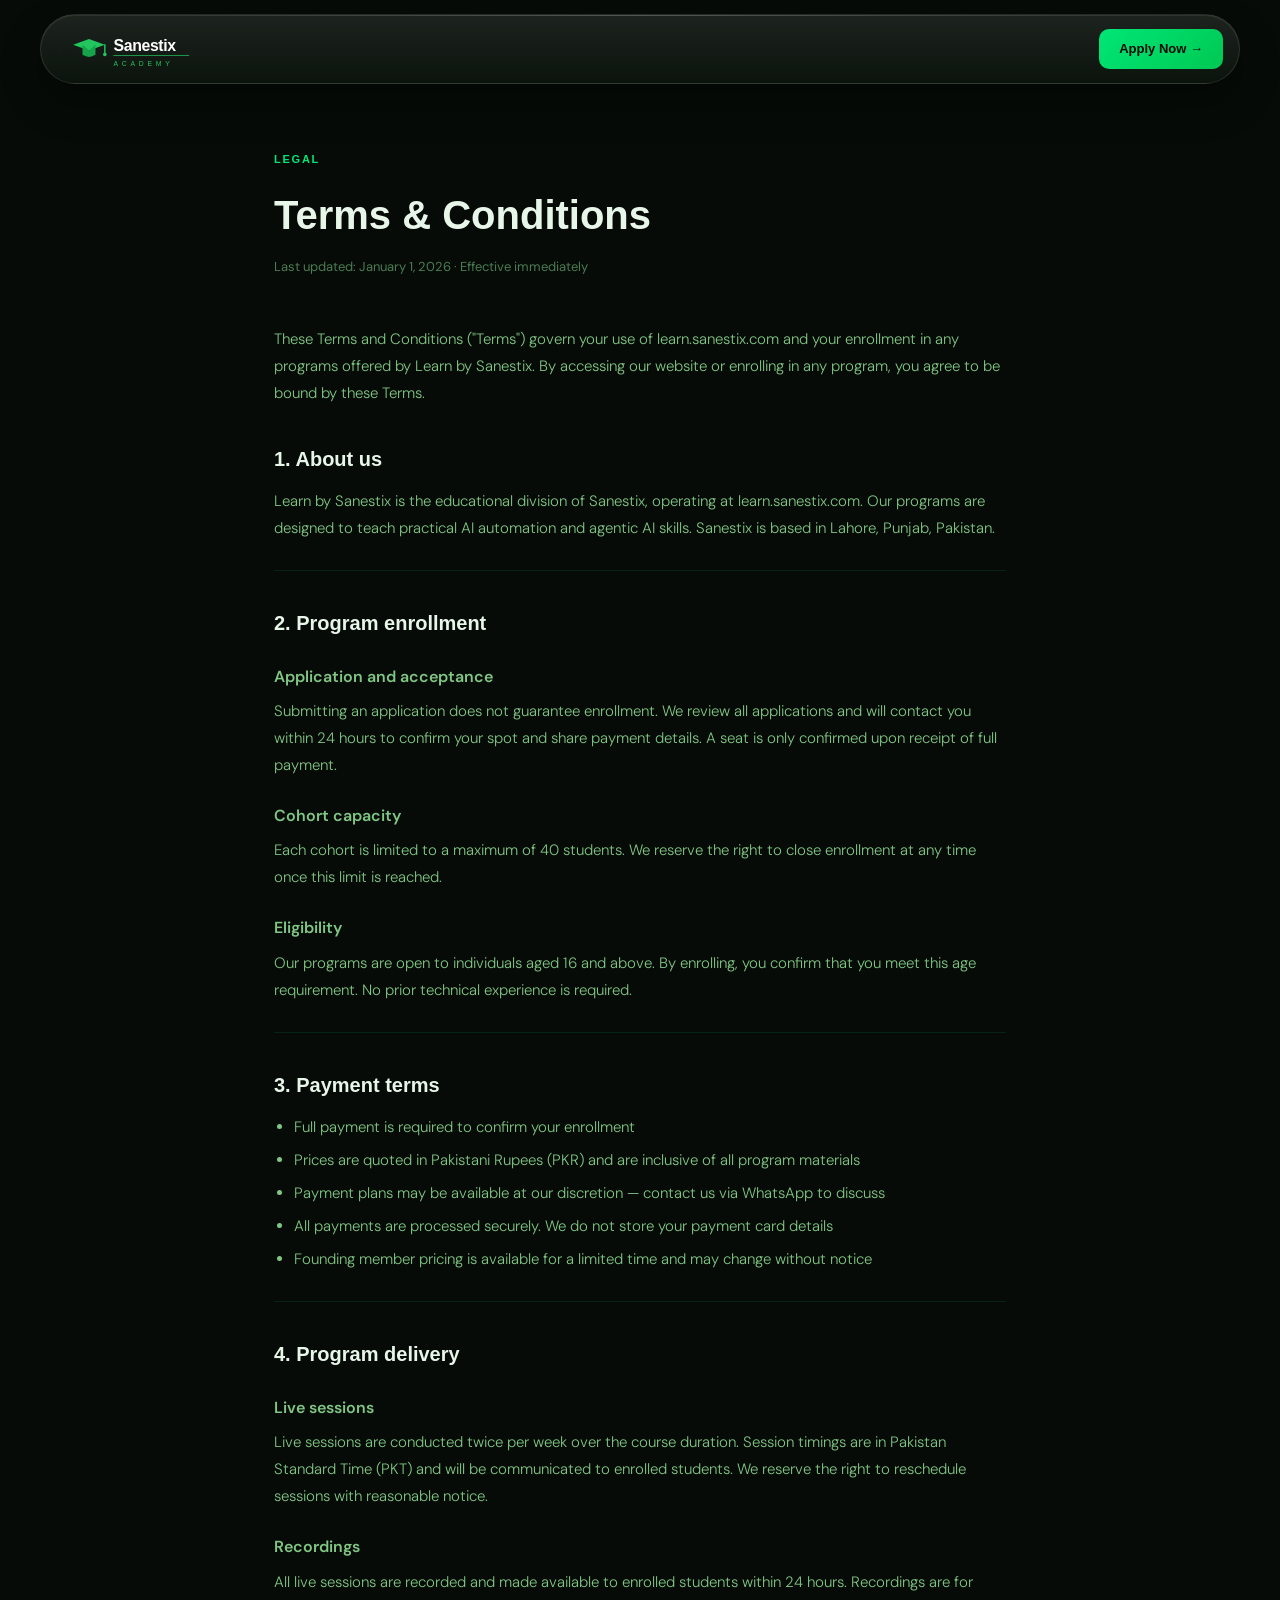
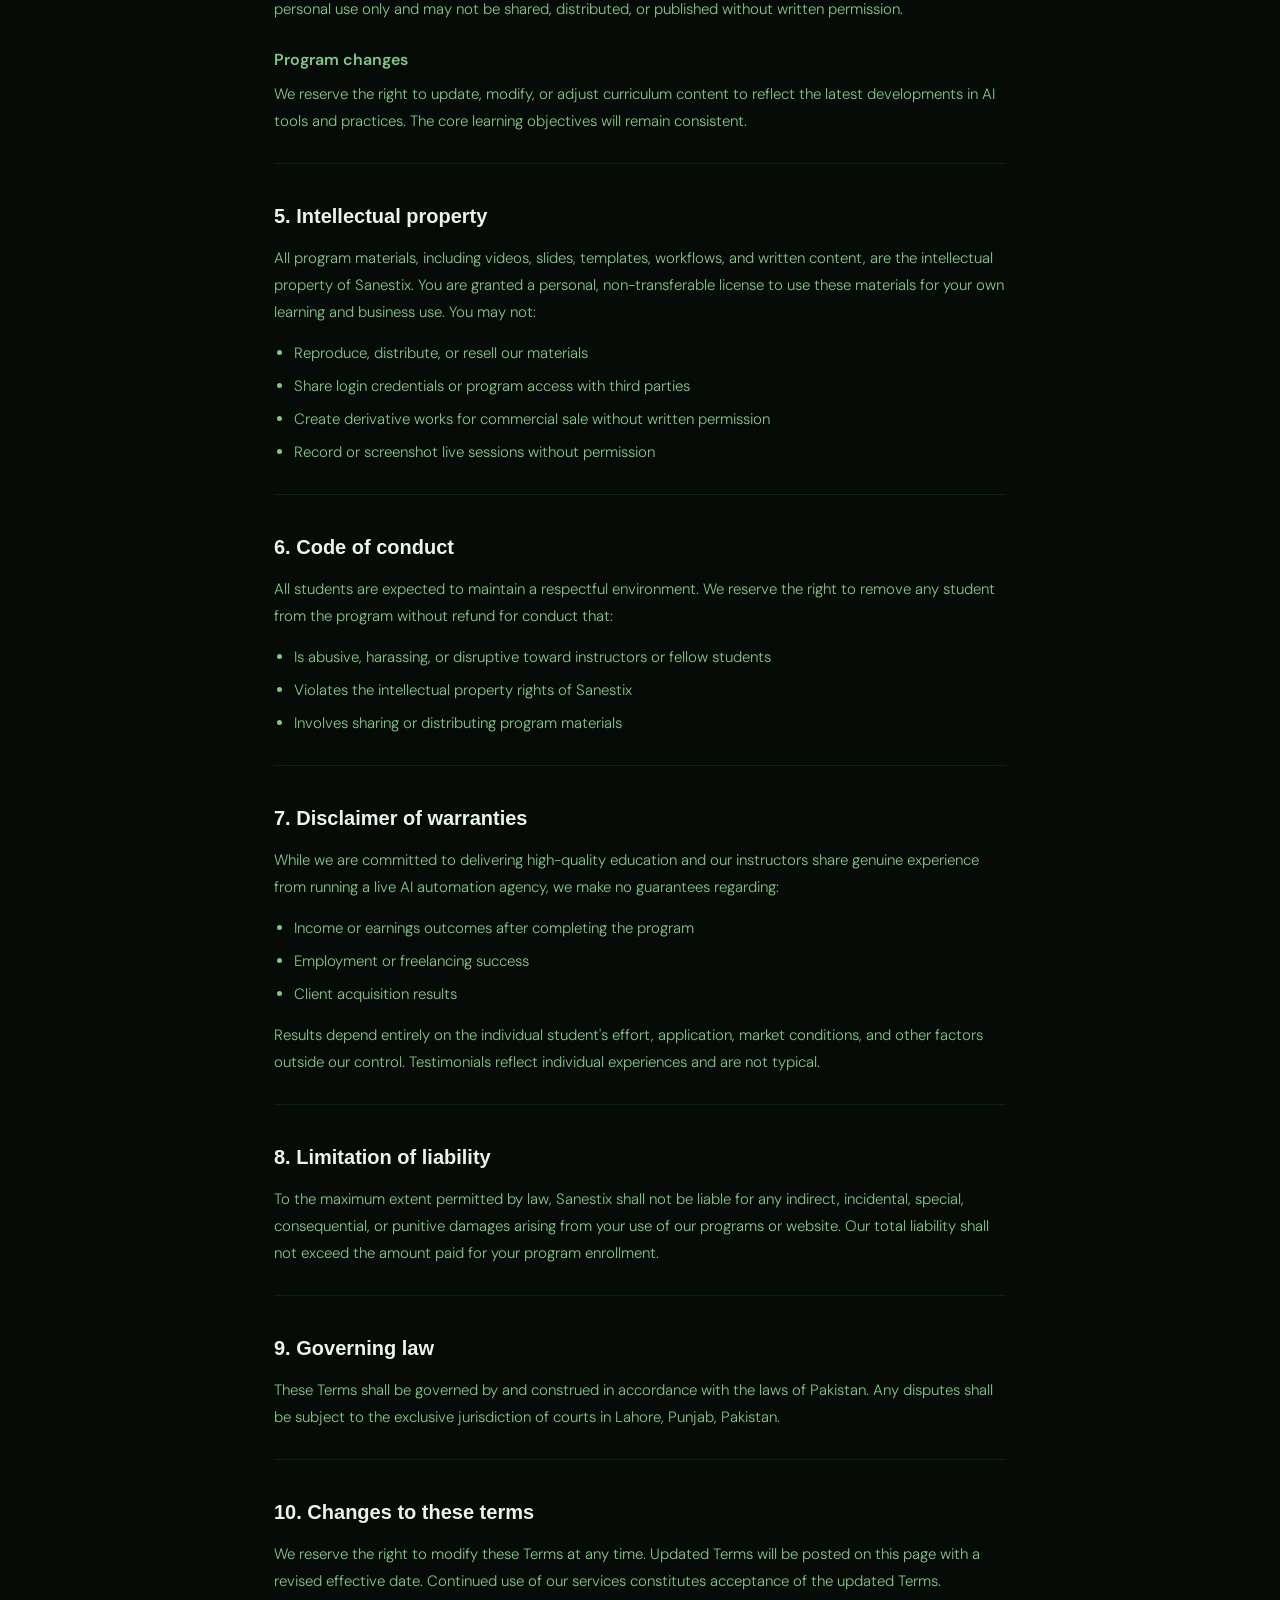
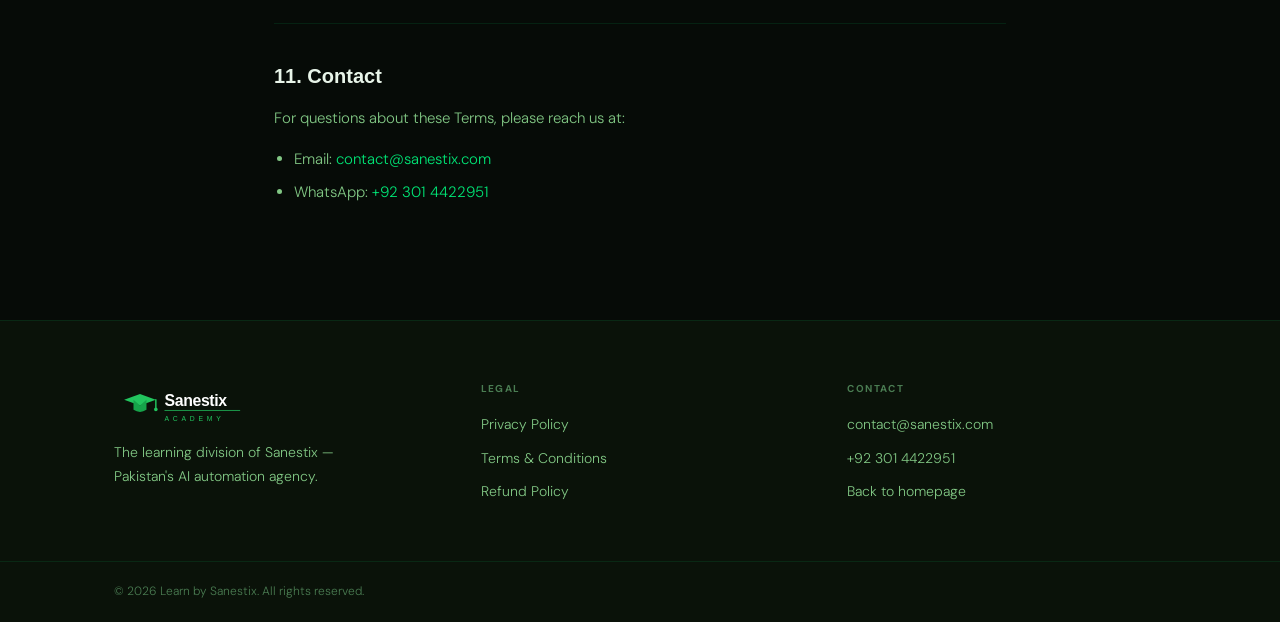
<file: terms.html>
<!DOCTYPE html>
<html lang="en">
<head>
  <!-- Google Tag Manager -->
<script>(function(w,d,s,l,i){w[l]=w[l]||[];w[l].push({'gtm.start':
new Date().getTime(),event:'gtm.js'});var f=d.getElementsByTagName(s)[0],
j=d.createElement(s),dl=l!='dataLayer'?'&l='+l:'';j.async=true;j.src=
'https://www.googletagmanager.com/gtm.js?id='+i+dl;f.parentNode.insertBefore(j,f);
})(window,document,'script','dataLayer','GTM-P9VDV9BF');</script>
<!-- End Google Tag Manager -->
<meta charset="UTF-8">
  <link rel="icon" type="image/svg+xml" href="favicon.svg">
<meta name="viewport" content="width=device-width, initial-scale=1.0">
<title>Terms & Conditions — Sanestix Academy</title>
<meta name="description" content="Read the Sanestix Academy terms and conditions for enrollment in the Agentic AI Mastery program.">
<meta name="robots" content="noindex, follow">
<link rel="canonical" href="https://academy.sanestix.com/terms.html">
<link rel="preconnect" href="https://fonts.googleapis.com">
<link rel="preconnect" href="https://fonts.gstatic.com" crossorigin>
<link href="https://fonts.googleapis.com/css2?family=Clash+Display:wght@400;500;600;700&family=DM+Sans:ital,wght@0,300;0,400;0,500;1,300&display=swap" rel="stylesheet">
<link rel="stylesheet" href="styles.css">
<style>
.legal-page { padding: 80px 0 100px; }
.legal-page h1 { font-family: var(--font-head); font-size: 40px; font-weight: 700; color: var(--text); margin-bottom: 8px; }
.legal-meta { font-size: 13px; color: var(--text3); margin-bottom: 48px; }
.legal-body h2 { font-family: var(--font-head); font-size: 20px; font-weight: 600; color: var(--text); margin: 36px 0 12px; }
.legal-body h3 { font-size: 16px; font-weight: 600; color: var(--text2); margin: 24px 0 8px; }
.legal-body p { font-size: 15px; font-weight: 300; color: var(--text2); line-height: 1.8; margin-bottom: 14px; }
.legal-body ul { margin: 0 0 14px 20px; }
.legal-body ul li { font-size: 15px; font-weight: 300; color: var(--text2); line-height: 1.8; margin-bottom: 6px; }
.legal-body a { color: var(--g1); }
.legal-body strong { color: var(--text); }
.legal-divider { height: 1px; background: var(--border); margin: 28px 0; }
      .nav-logo { display:flex; align-items:center; flex-shrink:0; text-decoration:none; margin-right:32px; transition:opacity .2s; }
    .nav-logo:hover { opacity:0.82; }
    .nav-logo-img { height:46px; width:auto; display:block; }
    .footer-logo { margin-bottom:14px; }
    .footer-logo-img { height:46px; width:auto; display:block; }
  </style>
</head>
<body>
  <!-- Google Tag Manager (noscript) -->
<noscript><iframe src="https://www.googletagmanager.com/ns.html?id=GTM-P9VDV9BF"
height="0" width="0" style="display:none;visibility:hidden"></iframe></noscript>
<!-- End Google Tag Manager (noscript) -->
<nav>
  <div class="nav-inner">
    <a href="index.html" class="nav-logo"><img src="sanestix-logo.svg" alt="Sanestix Academy" class="nav-logo-img"></a>
    <a href="index.html#apply" class="btn-cta nav-cta">Apply Now →</a>
  </div>
</nav>

<div class="legal-page">
  <div class="container" style="max-width:780px">
    <div class="section-label">Legal</div>
    <h1>Terms & Conditions</h1>
    <p class="legal-meta">Last updated: January 1, 2026 · Effective immediately</p>
    <div class="legal-body">
      <p>These Terms and Conditions ("Terms") govern your use of learn.sanestix.com and your enrollment in any programs offered by Learn by Sanestix. By accessing our website or enrolling in any program, you agree to be bound by these Terms.</p>

      <h2>1. About us</h2>
      <p>Learn by Sanestix is the educational division of Sanestix, operating at learn.sanestix.com. Our programs are designed to teach practical AI automation and agentic AI skills. Sanestix is based in Lahore, Punjab, Pakistan.</p>

      <div class="legal-divider"></div>
      <h2>2. Program enrollment</h2>
      <h3>Application and acceptance</h3>
      <p>Submitting an application does not guarantee enrollment. We review all applications and will contact you within 24 hours to confirm your spot and share payment details. A seat is only confirmed upon receipt of full payment.</p>
      <h3>Cohort capacity</h3>
      <p>Each cohort is limited to a maximum of 40 students. We reserve the right to close enrollment at any time once this limit is reached.</p>
      <h3>Eligibility</h3>
      <p>Our programs are open to individuals aged 16 and above. By enrolling, you confirm that you meet this age requirement. No prior technical experience is required.</p>

      <div class="legal-divider"></div>
      <h2>3. Payment terms</h2>
      <ul>
        <li>Full payment is required to confirm your enrollment</li>
        <li>Prices are quoted in Pakistani Rupees (PKR) and are inclusive of all program materials</li>
        <li>Payment plans may be available at our discretion — contact us via WhatsApp to discuss</li>
        <li>All payments are processed securely. We do not store your payment card details</li>
        <li>Founding member pricing is available for a limited time and may change without notice</li>
      </ul>

      <div class="legal-divider"></div>
      <h2>4. Program delivery</h2>
      <h3>Live sessions</h3>
      <p>Live sessions are conducted twice per week over the course duration. Session timings are in Pakistan Standard Time (PKT) and will be communicated to enrolled students. We reserve the right to reschedule sessions with reasonable notice.</p>
      <h3>Recordings</h3>
      <p>All live sessions are recorded and made available to enrolled students within 24 hours. Recordings are for personal use only and may not be shared, distributed, or published without written permission.</p>
      <h3>Program changes</h3>
      <p>We reserve the right to update, modify, or adjust curriculum content to reflect the latest developments in AI tools and practices. The core learning objectives will remain consistent.</p>

      <div class="legal-divider"></div>
      <h2>5. Intellectual property</h2>
      <p>All program materials, including videos, slides, templates, workflows, and written content, are the intellectual property of Sanestix. You are granted a personal, non-transferable license to use these materials for your own learning and business use. You may not:</p>
      <ul>
        <li>Reproduce, distribute, or resell our materials</li>
        <li>Share login credentials or program access with third parties</li>
        <li>Create derivative works for commercial sale without written permission</li>
        <li>Record or screenshot live sessions without permission</li>
      </ul>

      <div class="legal-divider"></div>
      <h2>6. Code of conduct</h2>
      <p>All students are expected to maintain a respectful environment. We reserve the right to remove any student from the program without refund for conduct that:</p>
      <ul>
        <li>Is abusive, harassing, or disruptive toward instructors or fellow students</li>
        <li>Violates the intellectual property rights of Sanestix</li>
        <li>Involves sharing or distributing program materials</li>
      </ul>

      <div class="legal-divider"></div>
      <h2>7. Disclaimer of warranties</h2>
      <p>While we are committed to delivering high-quality education and our instructors share genuine experience from running a live AI automation agency, we make no guarantees regarding:</p>
      <ul>
        <li>Income or earnings outcomes after completing the program</li>
        <li>Employment or freelancing success</li>
        <li>Client acquisition results</li>
      </ul>
      <p>Results depend entirely on the individual student's effort, application, market conditions, and other factors outside our control. Testimonials reflect individual experiences and are not typical.</p>

      <div class="legal-divider"></div>
      <h2>8. Limitation of liability</h2>
      <p>To the maximum extent permitted by law, Sanestix shall not be liable for any indirect, incidental, special, consequential, or punitive damages arising from your use of our programs or website. Our total liability shall not exceed the amount paid for your program enrollment.</p>

      <div class="legal-divider"></div>
      <h2>9. Governing law</h2>
      <p>These Terms shall be governed by and construed in accordance with the laws of Pakistan. Any disputes shall be subject to the exclusive jurisdiction of courts in Lahore, Punjab, Pakistan.</p>

      <div class="legal-divider"></div>
      <h2>10. Changes to these terms</h2>
      <p>We reserve the right to modify these Terms at any time. Updated Terms will be posted on this page with a revised effective date. Continued use of our services constitutes acceptance of the updated Terms.</p>

      <div class="legal-divider"></div>
      <h2>11. Contact</h2>
      <p>For questions about these Terms, please reach us at:</p>
      <ul>
        <li>Email: <a href="mailto:contact@sanestix.com">contact@sanestix.com</a></li>
        <li>WhatsApp: <a href="https://wa.me/923014422951">+92 301 4422951</a></li>
      </ul>
    </div>
  </div>
</div>

<footer>
  <div class="container footer-inner" style="grid-template-columns:1fr 1fr 1fr">
    <div class="footer-brand">
      <div class="footer-logo"><img src="sanestix-logo.svg" alt="Sanestix Academy" class="nav-logo-img"></div>
      <p class="footer-desc">The learning division of Sanestix — Pakistan's AI automation agency.</p>
    </div>
    <div class="footer-col">
      <h5>Legal</h5>
      <a href="privacy.html">Privacy Policy</a>
      <a href="terms.html">Terms & Conditions</a>
      <a href="refund.html">Refund Policy</a>
    </div>
    <div class="footer-col">
      <h5>Contact</h5>
      <a href="mailto:contact@sanestix.com">contact@sanestix.com</a>
      <a href="https://wa.me/923014422951">+92 301 4422951</a>
      <a href="index.html">Back to homepage</a>
    </div>
  </div>
  <div class="footer-bottom">
    <div class="container footer-bottom-inner">
      <span>© 2026 Learn by Sanestix. All rights reserved.</span>
    </div>
  </div>
</footer>
</body>
</html>
</file>
<file: styles.css>
/* ═══════════════════════════════════════════
   LEARN.SANESTIX — AGENTIC AI MASTERY
   Black × Green Gradient Premium Theme
   ═══════════════════════════════════════════ */

*, *::before, *::after { box-sizing: border-box; margin: 0; padding: 0; }

:root {
  --bg:       #060b07;
  --bg2:      #0a1209;
  --bg3:      #0e1a0f;
  --bg4:      #132016;
  --bg5:      #182a1a;

  --g1:       #00e676;
  --g2:       #00c853;
  --g3:       #1b5e20;
  --g4:       #0a2e10;
  --g5:       #052209;

  --glow:     rgba(0,230,118,0.12);
  --glow2:    rgba(0,230,118,0.06);
  --glass-bg: rgba(10, 18, 11, 0.58);
  --glass-bg-strong: rgba(7, 14, 8, 0.84);
  --glass-stroke: rgba(255,255,255,0.10);
  --glass-highlight: rgba(255,255,255,0.06);
  --glass-shadow: 0 18px 48px rgba(0,0,0,0.34);

  --text:     #e8f5e9;
  --text2:    #81c784;
  --text3:    #4a7c52;
  --text4:    #2e4d34;

  --red:      #ff5252;
  --redd:     #1a0505;
  --red2:     #ff8a80;

  --amber:    #ffab40;
  --purple:   #9c6fff;
  --purpd:    #1a0e35;

  --border:   rgba(0,230,118,0.10);
  --border2:  rgba(0,230,118,0.20);
  --border3:  rgba(0,230,118,0.30);

  --radius:   10px;
  --radius-lg: 16px;
  --radius-xl: 24px;

  --font-head: 'Clash Display', sans-serif;
  --font-body: 'DM Sans', sans-serif;
}

html { scroll-behavior: smooth; }

body {
  font-family: var(--font-body);
  background: var(--bg);
  color: var(--text);
  overflow-x: hidden;
  font-size: 16px;
  line-height: 1.65;
}

a { color: inherit; text-decoration: none; }
img { max-width: 100%; }

.container {
  max-width: 1100px;
  margin: 0 auto;
  padding: 0 24px;
}

.grad-text {
  background: linear-gradient(135deg, var(--g1), #69f0ae);
  -webkit-background-clip: text;
  -webkit-text-fill-color: transparent;
  background-clip: text;
}

.section-label {
  font-family: var(--font-head);
  font-size: 11px;
  font-weight: 600;
  letter-spacing: 0.16em;
  text-transform: uppercase;
  color: var(--g1);
  margin-bottom: 14px;
}

.section-title {
  font-family: var(--font-head);
  font-size: clamp(28px, 4vw, 46px);
  font-weight: 700;
  line-height: 1.1;
  color: var(--text);
  margin-bottom: 18px;
}

.section-sub {
  font-size: 17px;
  font-weight: 300;
  color: var(--text2);
  max-width: 580px;
  line-height: 1.75;
  margin-bottom: 20px;
}

.section { padding: 88px 0; }
.section-dark { background: var(--bg2); }

/* ── BUTTONS ── */
.btn-cta {
  display: inline-flex;
  align-items: center;
  gap: 8px;
  background: linear-gradient(135deg, var(--g1), var(--g2));
  color: #030a04;
  font-family: var(--font-head);
  font-weight: 600;
  font-size: 14px;
  padding: 13px 26px;
  border-radius: var(--radius);
  border: none;
  cursor: pointer;
  transition: opacity 0.15s, transform 0.15s;
  white-space: nowrap;
  text-decoration: none;
}
.btn-cta:hover { opacity: 0.88; transform: translateY(-1px); }
.btn-cta-lg { font-size: 16px; padding: 16px 36px; }
.btn-cta-full { width: 100%; justify-content: center; font-size: 16px; padding: 18px; }

.btn-ghost {
  display: inline-flex;
  align-items: center;
  gap: 8px;
  background: transparent;
  color: var(--text);
  font-family: var(--font-head);
  font-weight: 500;
  font-size: 14px;
  padding: 12px 24px;
  border-radius: var(--radius);
  border: 1px solid var(--border2);
  cursor: pointer;
  transition: border-color 0.15s, background 0.15s;
  text-decoration: none;
}
.btn-ghost:hover { border-color: var(--g1); background: var(--glow2); }
.btn-ghost-lg { font-size: 16px; padding: 15px 30px; }

/* ── TOPBAR ── */
.topbar {
  background: linear-gradient(90deg, #001a06, #003314, #001a06);
  color: var(--g1);
  text-align: center;
  padding: 9px 16px;
  font-size: 12px;
  font-weight: 500;
  letter-spacing: 0.04em;
  border-bottom: 1px solid var(--border2);
  display: flex;
  align-items: center;
  justify-content: center;
  gap: 12px;
}
.topbar strong { color: #fff; }
.topbar-dot {
  width: 5px; height: 5px;
  border-radius: 50%;
  background: var(--g1);
  flex-shrink: 0;
}

/* ── NAV ── */
nav {
  position: sticky;
  top: 14px;
  z-index: 100;
  width: min(1200px, calc(100% - 32px));
  margin: 0 auto;
  background:
    linear-gradient(180deg, rgba(255,255,255,0.09), rgba(255,255,255,0.02)),
    var(--glass-bg);
  border: 1px solid var(--glass-stroke);
  border-radius: 999px;
  box-shadow: inset 0 1px 0 var(--glass-highlight), 0 18px 40px rgba(0,0,0,0.28);
  backdrop-filter: blur(26px) saturate(150%);
  -webkit-backdrop-filter: blur(26px) saturate(150%);
  transition: background 0.3s, box-shadow 0.3s, border-color 0.3s;
}
nav::before {
  content: "";
  position: absolute;
  inset: 0;
  height: 1px;
  background: linear-gradient(90deg, transparent, rgba(255,255,255,0.3), transparent);
  opacity: 0.6;
  pointer-events: none;
}
nav.scrolled {
  background:
    linear-gradient(180deg, rgba(255,255,255,0.10), rgba(255,255,255,0.025)),
    var(--glass-bg-strong);
  border-color: rgba(255,255,255,0.12);
  box-shadow: inset 0 1px 0 rgba(255,255,255,0.08), var(--glass-shadow);
}
.nav-inner {
  max-width: none;
  margin: 0 auto;
  padding: 0 16px 0 22px;
  min-height: 68px;
  display: flex;
  align-items: center;
  justify-content: space-between;
  gap: 20px;
}

/* Logo */
.nav-logo {
  display: flex;
  align-items: center;
  text-decoration: none;
  flex-shrink: 0;
  transition: opacity 0.2s;
}
.nav-logo:hover { opacity: 0.82; }
.nav-logo-img {
  height: 46px;
  width: auto;
  object-fit: contain;
  display: block;
  background: transparent;
}
.logo-mark {
  width: 34px; height: 34px;
  background: linear-gradient(135deg, var(--g1), var(--g2));
  border-radius: 9px;
  display: flex; align-items: center; justify-content: center;
  flex-shrink: 0;
  box-shadow: 0 0 16px rgba(0,230,118,0.3);
}
.logo-text {
  font-family: var(--font-head);
  font-size: 17px;
  font-weight: 700;
  letter-spacing: -0.01em;
}
.logo-learn { color: var(--text); }
.logo-dot-sep { color: var(--g1); }
.logo-brand { color: var(--g1); }

/* Nav links */
.nav-links {
  display: flex;
  align-items: center;
  gap: 8px;
  flex: 1;
  justify-content: center;
}
.nav-link {
  font-family: var(--font-body);
  font-size: 13.5px;
  font-weight: 400;
  color: var(--text2);
  padding: 10px 18px;
  border: 1px solid rgba(255,255,255,0.04);
  background: rgba(255,255,255,0.04);
  border-radius: 999px;
  transition: color 0.15s, background 0.15s, border-color 0.15s, box-shadow 0.15s;
  text-decoration: none;
  white-space: nowrap;
}
.nav-link:hover {
  color: var(--text);
  background: rgba(255,255,255,0.11);
  border-color: rgba(255,255,255,0.12);
  box-shadow: inset 0 1px 0 rgba(255,255,255,0.08);
}

/* Nav right */
.nav-right {
  display: flex;
  align-items: center;
  gap: 10px;
  flex-shrink: 0;
}
.nav-wa-btn {
  display: inline-flex;
  align-items: center;
  gap: 6px;
  font-size: 13px;
  font-weight: 500;
  color: #25d366;
  border: 1px solid rgba(37,211,102,0.28);
  background: linear-gradient(180deg, rgba(255,255,255,0.10), rgba(255,255,255,0.02)), rgba(37,211,102,0.10);
  box-shadow: inset 0 1px 0 rgba(255,255,255,0.08);
  padding: 10px 18px;
  border-radius: 999px;
  transition: background 0.15s, border-color 0.15s, transform 0.15s;
  text-decoration: none;
  white-space: nowrap;
}
.nav-wa-btn:hover {
  background: linear-gradient(180deg, rgba(255,255,255,0.12), rgba(255,255,255,0.03)), rgba(37,211,102,0.14);
  border-color: rgba(37,211,102,0.45);
  transform: translateY(-1px);
}
.nav-cta { font-size: 13px; padding: 9px 20px; }

/* Hamburger */
.nav-hamburger {
  display: none;
  flex-direction: column;
  gap: 5px;
  background: rgba(255,255,255,0.04);
  border: 1px solid rgba(255,255,255,0.10);
  cursor: pointer;
  padding: 8px;
  border-radius: 999px;
  box-shadow: inset 0 1px 0 rgba(255,255,255,0.05);
  transition: background 0.15s, border-color 0.15s;
}
.nav-hamburger:hover {
  background: rgba(255,255,255,0.08);
  border-color: rgba(255,255,255,0.16);
}
.nav-hamburger span {
  display: block;
  width: 22px; height: 2px;
  background: var(--text);
  border-radius: 2px;
  transition: all 0.2s;
}

/* Mobile menu */
.nav-mobile {
  display: none;
  flex-direction: column;
  gap: 2px;
  padding: 10px 20px 18px;
  border: 1px solid rgba(255,255,255,0.08);
  border-radius: 24px;
  background:
    linear-gradient(180deg, rgba(255,255,255,0.06), rgba(255,255,255,0.02)),
    rgba(8,14,9,0.88);
  backdrop-filter: blur(24px) saturate(140%);
  -webkit-backdrop-filter: blur(24px) saturate(140%);
  margin-top: 10px;
}
.nav-mobile.open { display: flex; }
.nav-mobile a {
  font-size: 14px;
  color: var(--text2);
  padding: 10px 8px;
  border-bottom: 1px solid rgba(255,255,255,0.06);
  transition: color 0.15s, background 0.15s;
  border-radius: 10px;
}
.nav-mobile a:hover {
  color: var(--g1);
  background: rgba(255,255,255,0.04);
}
.nav-mobile-actions {
  display: flex;
  align-items: center;
  gap: 10px;
  padding-top: 14px;
  flex-wrap: wrap;
}

/* ── HERO ── */
.hero {
  padding: 80px 0 72px;
  position: relative;
  overflow: hidden;
  background: var(--bg);
}
.hero-grid-bg {
  position: absolute; inset: 0;
  background-image:
    linear-gradient(rgba(0,230,118,0.035) 1px, transparent 1px),
    linear-gradient(90deg, rgba(0,230,118,0.035) 1px, transparent 1px);
  background-size: 56px 56px;
  mask-image: radial-gradient(ellipse at 50% 35%, black 0%, transparent 70%);
  pointer-events: none;
}
.hero-noise {
  position: absolute; inset: 0;
  background-image: url("data:image/svg+xml,%3Csvg viewBox='0 0 200 200' xmlns='http://www.w3.org/2000/svg'%3E%3Cfilter id='noise'%3E%3CfeTurbulence type='fractalNoise' baseFrequency='0.9' numOctaves='4' stitchTiles='stitch'/%3E%3C/filter%3E%3Crect width='100%25' height='100%25' filter='url(%23noise)' opacity='0.04'/%3E%3C/svg%3E");
  background-size: 200px 200px;
  opacity: 0.3;
  pointer-events: none;
}
.hero-glow {
  position: absolute;
  border-radius: 50%;
  pointer-events: none;
}
.hero-glow-1 {
  top: -180px; left: -140px;
  width: 600px; height: 600px;
  background: radial-gradient(circle, rgba(0,230,118,0.09) 0%, transparent 60%);
}
.hero-glow-2 {
  bottom: -100px; right: -60px;
  width: 480px; height: 480px;
  background: radial-gradient(circle, rgba(0,200,83,0.07) 0%, transparent 60%);
}
.hero-glow-3 {
  top: 50%; left: 50%;
  transform: translate(-50%, -50%);
  width: 800px; height: 400px;
  background: radial-gradient(ellipse, rgba(0,230,118,0.025) 0%, transparent 70%);
}

/* Hero layout — two columns on desktop */
.hero-inner {
  display: grid;
  grid-template-columns: 1fr 1fr;
  align-items: start;
  gap: 52px;
  position: relative;
  z-index: 2;
}

/* ── HERO LEFT ── */
.hero-left {
  display: flex;
  flex-direction: column;
  align-items: flex-start;
  padding-top: 12px;
}

.hero-badge {
  display: inline-flex;
  align-items: center;
  gap: 8px;
  font-size: 12px;
  font-weight: 500;
  color: var(--g1);
  border: 1px solid var(--border2);
  background: rgba(0,230,118,0.06);
  border-radius: 100px;
  padding: 6px 16px;
  margin-bottom: 26px;
  animation: fadeSlideUp 0.6s ease both;
}

.hero-h1 {
  font-family: var(--font-head);
  font-size: clamp(36px, 4.5vw, 62px);
  font-weight: 700;
  line-height: 1.06;
  color: var(--text);
  margin-bottom: 22px;
  animation: fadeSlideUp 0.6s 0.1s ease both;
}
.hero-sub {
  font-size: 16px;
  font-weight: 300;
  color: var(--text2);
  line-height: 1.75;
  margin-bottom: 28px;
  max-width: 480px;
  animation: fadeSlideUp 0.6s 0.15s ease both;
}
.hero-bullets {
  display: flex;
  flex-direction: column;
  gap: 9px;
  margin-bottom: 32px;
  animation: fadeSlideUp 0.6s 0.2s ease both;
}
.bullet {
  display: flex;
  align-items: flex-start;
  gap: 10px;
  font-size: 14px;
  color: var(--text);
}
.bullet-check {
  width: 19px; height: 19px;
  min-width: 19px;
  border-radius: 50%;
  background: rgba(0,230,118,0.1);
  border: 1px solid rgba(0,230,118,0.4);
  display: flex; align-items: center; justify-content: center;
  font-size: 10px;
  color: var(--g1);
  margin-top: 1px;
}
.hero-actions {
  display: flex;
  align-items: center;
  gap: 12px;
  flex-wrap: wrap;
  margin-bottom: 16px;
  animation: fadeSlideUp 0.6s 0.25s ease both;
}
.hero-urgency {
  display: flex;
  align-items: center;
  gap: 8px;
  font-size: 13px;
  font-weight: 500;
  color: var(--red2);
  margin-bottom: 28px;
  animation: fadeSlideUp 0.6s 0.3s ease both;
}
.urgency-dot {
  width: 8px; height: 8px;
  border-radius: 50%;
  background: var(--red);
  animation: pulse 1.5s infinite;
  flex-shrink: 0;
}

/* Stat pills */
.hero-stat-pills {
  display: flex;
  gap: 10px;
  flex-wrap: wrap;
  padding-top: 22px;
  border-top: 1px solid var(--border);
  animation: fadeSlideUp 0.6s 0.35s ease both;
}
.stat-pill {
  display: flex;
  flex-direction: column;
  gap: 2px;
  background: var(--bg3);
  border: 1px solid var(--border2);
  border-radius: 10px;
  padding: 10px 16px;
  min-width: 100px;
}
.stat-num {
  font-family: var(--font-head);
  font-size: 18px;
  font-weight: 700;
  color: var(--g1);
  line-height: 1;
}
.stat-lbl {
  font-size: 11px;
  color: var(--text3);
  font-weight: 400;
}

/* ── HERO RIGHT ── */
.hero-right {
  display: flex;
  flex-direction: column;
  gap: 12px;
  animation: fadeSlideUp 0.6s 0.2s ease both;
}

/* Media grid: photo + video side by side */
.hero-media-grid {
  display: grid;
  grid-template-columns: 1.1fr 0.9fr;
  gap: 10px;
  align-items: stretch;
}

/* Photo card */
.hero-photo-card {
  background: linear-gradient(180deg, rgba(255,255,255,0.07), rgba(255,255,255,0.02)), rgba(10,18,11,0.56);
  border-radius: var(--radius-lg);
  overflow: hidden;
  border: 1px solid rgba(255,255,255,0.10);
  box-shadow: inset 0 1px 0 rgba(255,255,255,0.05), var(--glass-shadow);
  position: relative;
  backdrop-filter: blur(18px);
  -webkit-backdrop-filter: blur(18px);
}
.hero-photo-wrap {
  position: relative;
  width: 100%;
  height: 100%;
  min-height: 260px;
}
.hero-photo {
  width: 100%;
  height: 100%;
  object-fit: cover;
  object-position: top center;
  display: block;
}
.hero-photo-overlay {
  position: absolute; inset: 0;
  background: linear-gradient(
    to bottom,
    rgba(6,11,7,0.1) 30%,
    rgba(6,11,7,0.88) 100%
  );
}
.hero-photo-badge {
  position: absolute;
  top: 10px; left: 10px;
  display: inline-flex;
  align-items: center;
  gap: 6px;
  font-size: 10px;
  font-weight: 600;
  color: var(--g1);
  background: rgba(6,11,7,0.75);
  border: 1px solid var(--border2);
  backdrop-filter: blur(8px);
  border-radius: 100px;
  padding: 4px 10px;
  letter-spacing: 0.05em;
  text-transform: uppercase;
}
.pulse-dot-sm {
  width: 6px; height: 6px;
  border-radius: 50%;
  background: var(--g1);
  animation: pulse 2s infinite;
  flex-shrink: 0;
}
.hero-photo-bottom {
  position: absolute;
  bottom: 10px; left: 10px; right: 10px;
}
.instructor-chips {
  display: flex;
  align-items: center;
  gap: 6px;
  margin-bottom: 4px;
}
.instructor-chip {
  display: flex;
  align-items: center;
  gap: 5px;
  font-size: 11px;
  font-weight: 600;
  color: var(--text);
}
.instructor-chip-sep {
  font-size: 10px;
  color: var(--text3);
}
.instructor-av {
  width: 22px; height: 22px;
  border-radius: 50%;
  display: flex; align-items: center; justify-content: center;
  font-size: 8px;
  font-weight: 700;
  border: 1.5px solid rgba(255,255,255,0.15);
  flex-shrink: 0;
}
.instructor-av-teal { background: linear-gradient(135deg, #00bfa5, #00897b); color: #fff; }
.instructor-av-purple { background: linear-gradient(135deg, #9c6fff, #7c4dff); color: #fff; }
.hero-photo-caption {
  font-size: 10px;
  color: var(--text3);
  margin: 0;
}

/* Video card */
.hero-video-card {
  background: linear-gradient(180deg, rgba(255,255,255,0.07), rgba(255,255,255,0.02)), rgba(10,18,11,0.60);
  border: 1px solid rgba(255,255,255,0.10);
  border-radius: var(--radius-lg);
  overflow: hidden;
  display: flex;
  flex-direction: column;
  box-shadow: inset 0 1px 0 rgba(255,255,255,0.05), 0 20px 48px rgba(0,0,0,0.30);
  backdrop-filter: blur(18px);
  -webkit-backdrop-filter: blur(18px);
}
.hero-video-label-row {
  display: flex;
  align-items: center;
  gap: 6px;
  padding: 10px 12px;
  border-bottom: 1px solid var(--border);
  font-size: 12px;
  font-weight: 500;
  color: var(--text);
  flex-shrink: 0;
}
.hero-video-label-row span:first-of-type { flex: 1; }
.hero-video-dur {
  font-size: 10px;
  color: var(--text3);
  background: var(--bg4);
  border: 1px solid var(--border);
  border-radius: 4px;
  padding: 2px 6px;
}
.hero-video-embed-wrap {
  position: relative;
  width: 100%;
  flex: 1;
  min-height: 140px;
  background: var(--bg5);
  cursor: pointer;
}
.hero-video-embed-wrap iframe {
  position: absolute; top: 0; left: 0;
  width: 100%; height: 100%;
  border: none;
}
.hero-video-placeholder {
  position: absolute; top: 0; left: 0;
  width: 100%; height: 100%;
  display: flex;
  flex-direction: column;
  align-items: center;
  justify-content: center;
  gap: 8px;
  cursor: pointer;
}
.hero-video-dim {
  position: absolute; inset: 0;
  background: rgba(6,11,7,0.4);
  transition: background 0.2s;
}
.hero-video-placeholder:hover .hero-video-dim { background: rgba(6,11,7,0.2); }
.play-btn-ring {
  position: relative;
  z-index: 2;
}
.play-btn-ring::before {
  content: '';
  position: absolute;
  inset: -7px;
  border-radius: 50%;
  border: 1.5px solid rgba(0,230,118,0.35);
  animation: ringPulse 2s infinite;
}
@keyframes ringPulse {
  0%, 100% { opacity: 1; transform: scale(1); }
  50% { opacity: 0.2; transform: scale(1.2); }
}
.play-circle {
  width: 44px; height: 44px;
  border-radius: 50%;
  background: linear-gradient(135deg, var(--g1), var(--g2));
  display: flex; align-items: center; justify-content: center;
  box-shadow: 0 4px 18px rgba(0,230,118,0.45);
  transition: transform 0.2s;
  position: relative;
  z-index: 2;
}
.hero-video-placeholder:hover .play-circle { transform: scale(1.1); }
.play-label {
  font-size: 11px;
  font-weight: 500;
  color: #fff;
  position: relative;
  z-index: 2;
  text-shadow: 0 1px 4px rgba(0,0,0,0.7);
}
.hero-video-footer {
  padding: 10px 12px;
  border-top: 1px solid var(--border);
  flex-shrink: 0;
}

/* Bottom stats row */
.hero-stats-row {
  display: flex;
  align-items: center;
  background: var(--bg3);
  border: 1px solid var(--border2);
  border-radius: var(--radius-lg);
  padding: 14px 20px;
  gap: 0;
}
.hero-stat-item {
  flex: 1;
  display: flex;
  flex-direction: column;
  align-items: center;
  gap: 2px;
  text-align: center;
}
.hero-stat-num {
  font-family: var(--font-head);
  font-size: 20px;
  font-weight: 700;
  color: var(--g1);
  line-height: 1;
}
.hero-stat-lbl {
  font-size: 10px;
  color: var(--text3);
  font-weight: 400;
  line-height: 1.3;
}
.hero-stat-div {
  width: 1px;
  height: 36px;
  background: var(--border2);
  flex-shrink: 0;
  margin: 0 4px;
}

/* Fade-slide animation */
@keyframes fadeSlideUp {
  from { opacity: 0; transform: translateY(18px); }
  to   { opacity: 1; transform: translateY(0); }
}
.pulse-dot {
  width: 7px; height: 7px;
  border-radius: 50%;
  background: var(--g1);
  animation: pulse 2s infinite;
}
@keyframes pulse {
  0%, 100% { opacity: 1; transform: scale(1); }
  50% { opacity: 0.4; transform: scale(0.8); }
}
/* SEATS CARD (shared, used in other sections) */
.seats-card {
  margin-top: 14px;
  background: var(--bg3);
  border: 1px solid var(--border);
  border-radius: var(--radius-lg);
  padding: 16px 18px;
}
.seats-row {
  display: flex;
  justify-content: space-between;
  align-items: center;
  margin-bottom: 10px;
}
.seats-label { font-size: 13px; color: var(--text2); }
.seats-count { font-size: 13px; font-weight: 500; color: var(--red2); }
.seats-bar {
  height: 5px;
  background: var(--bg5);
  border-radius: 99px;
  overflow: hidden;
  margin-bottom: 8px;
}
.seats-fill {
  height: 100%;
  background: linear-gradient(90deg, var(--g1), var(--g2));
  border-radius: 99px;
  transition: width 1s ease;
}
.seats-note { font-size: 11px; color: var(--text3); }

/* ── AUTHORITY STRIP ── */
.authority-strip {
  background: var(--bg2);
  border-top: 1px solid var(--border);
  border-bottom: 1px solid var(--border);
}
.authority-inner {
  max-width: 1100px;
  margin: 0 auto;
  display: flex;
  align-items: stretch;
  justify-content: center;
  flex-wrap: wrap;
}
.auth-cell {
  padding: 22px 36px;
  border-right: 1px solid var(--border);
  text-align: center;
  flex: 1;
  min-width: 140px;
}
.auth-cell:last-child { border-right: none; }
.auth-label {
  font-size: 10px;
  font-weight: 600;
  letter-spacing: 0.12em;
  text-transform: uppercase;
  color: var(--text3);
  margin-bottom: 5px;
}
.auth-value {
  font-family: var(--font-head);
  font-size: 14px;
  font-weight: 700;
  color: var(--text);
}

/* ACTIVITY BAR */
.activity-bar {
  background: linear-gradient(90deg, var(--g5), var(--bg3), var(--g5));
  border-bottom: 1px solid var(--border);
  padding: 9px 24px;
}
.activity-inner {
  max-width: 1100px;
  margin: 0 auto;
  display: flex;
  align-items: center;
  gap: 12px;
}
.activity-live {
  display: flex;
  align-items: center;
  gap: 5px;
  font-size: 11px;
  font-weight: 600;
  color: var(--g1);
  text-transform: uppercase;
  letter-spacing: 0.08em;
  flex-shrink: 0;
}
.live-dot {
  width: 6px; height: 6px;
  border-radius: 50%;
  background: var(--g1);
  animation: pulse 1.5s infinite;
}
.activity-text { font-size: 13px; color: var(--text2); }

/* URGENCY STRIP */
.urgency-strip {
  background: linear-gradient(90deg, var(--redd), #180a0a, var(--redd));
  border-top: 1px solid rgba(255,82,82,0.2);
  border-bottom: 1px solid rgba(255,82,82,0.2);
  padding: 12px 0;
}
.urgency-inner {
  display: flex;
  align-items: center;
  justify-content: space-between;
  flex-wrap: wrap;
  gap: 12px;
}
.urg-left {
  display: flex;
  align-items: center;
  gap: 8px;
  font-size: 13px;
  font-weight: 400;
  color: var(--red2);
}
.urg-left strong { color: #fff; }
.countdown { display: flex; gap: 6px; align-items: center; }
.cd-unit {
  background: #200808;
  border: 1px solid rgba(255,82,82,0.3);
  border-radius: 7px;
  padding: 6px 10px;
  text-align: center;
  min-width: 44px;
}
.cd-n {
  font-family: var(--font-head);
  font-size: 20px;
  font-weight: 700;
  color: var(--red);
  display: block;
  line-height: 1;
}
.cd-l { font-size: 9px; color: #c05050; margin-top: 2px; letter-spacing: 0.05em; }
.cd-sep { font-size: 18px; font-weight: 700; color: var(--red); }

/* ── PROBLEM ── */
.problem-grid {
  display: grid;
  grid-template-columns: 1fr 1fr;
  gap: 52px;
  margin-top: 52px;
  align-items: start;
}
.problem-items { display: flex; flex-direction: column; gap: 0; }
.problem-item {
  display: flex;
  gap: 16px;
  align-items: flex-start;
  padding: 20px 0;
  border-bottom: 1px solid var(--border);
}
.problem-item:last-child { border-bottom: none; }
.problem-x {
  width: 24px; height: 24px;
  min-width: 24px;
  border-radius: 50%;
  background: rgba(255,82,82,0.1);
  border: 1px solid rgba(255,82,82,0.3);
  display: flex; align-items: center; justify-content: center;
  font-size: 10px; font-weight: 700;
  color: var(--red);
  margin-top: 2px;
}
.problem-item h4 { font-size: 15px; font-weight: 600; margin-bottom: 4px; color: var(--text); }
.problem-item p { font-size: 14px; font-weight: 300; color: var(--text2); line-height: 1.65; }
.problem-callout {
  background: var(--bg3);
  border: 1px solid var(--border);
  border-radius: var(--radius-xl);
  padding: 36px;
}
.callout-quote {
  font-size: 17px;
  font-weight: 400;
  font-style: italic;
  line-height: 1.6;
  color: var(--text);
  margin-bottom: 28px;
  border-left: 3px solid var(--purple);
  padding-left: 18px;
}
.callout-stat {
  font-family: var(--font-head);
  font-size: 58px;
  font-weight: 700;
  line-height: 1;
  background: linear-gradient(135deg, var(--g1), #69f0ae);
  -webkit-background-clip: text;
  -webkit-text-fill-color: transparent;
  background-clip: text;
}
.callout-stat-label { font-size: 13px; color: var(--text2); margin-top: 5px; margin-bottom: 24px; }
.callout-divider { height: 1px; background: var(--border); margin: 20px 0; }
.callout-note { font-size: 14px; font-weight: 300; color: var(--text2); line-height: 1.7; }

/* ── LEARN GRID ── */
.learn-grid {
  display: grid;
  grid-template-columns: repeat(3, 1fr);
  gap: 14px;
  margin-top: 48px;
}
.learn-card {
  background: var(--bg3);
  border: 1px solid var(--border);
  border-radius: var(--radius-lg);
  padding: 24px;
  transition: border-color 0.2s, transform 0.2s;
}
.learn-card:hover { border-color: var(--g1); transform: translateY(-2px); }
.lcard-icon {
  width: 42px; height: 42px;
  border-radius: 11px;
  display: flex; align-items: center; justify-content: center;
  margin-bottom: 16px;
}
.lcard-icon-teal {
  background: rgba(0,230,118,0.1);
  border: 1px solid rgba(0,230,118,0.2);
  color: var(--g1);
}
.learn-card h4 { font-family: var(--font-head); font-size: 15px; font-weight: 600; color: var(--text); margin-bottom: 7px; }
.learn-card p { font-size: 13px; font-weight: 300; color: var(--text2); line-height: 1.65; }

/* ── CURRICULUM ── */
.curriculum-grid {
  display: grid;
  grid-template-columns: 1fr 1fr;
  gap: 14px;
  margin-top: 48px;
}
.week-card {
  background: var(--bg3);
  border: 1px solid var(--border);
  border-radius: var(--radius-lg);
  padding: 28px;
  transition: border-color 0.2s;
}
.week-card:hover { border-color: var(--purple); }
.week-tag {
  display: inline-block;
  font-family: var(--font-head);
  font-size: 11px;
  font-weight: 600;
  letter-spacing: 0.1em;
  text-transform: uppercase;
  background: rgba(156,111,255,0.1);
  color: var(--purple);
  border: 1px solid rgba(156,111,255,0.25);
  padding: 4px 12px;
  border-radius: 99px;
  margin-bottom: 13px;
}
.week-card h3 { font-family: var(--font-head); font-size: 18px; font-weight: 600; color: var(--text); margin-bottom: 16px; }
.week-card ul { list-style: none; display: flex; flex-direction: column; gap: 9px; }
.week-card ul li { font-size: 13px; font-weight: 300; color: var(--text2); display: flex; gap: 9px; }
.week-card ul li::before { content: '→'; color: var(--g1); font-weight: 700; flex-shrink: 0; }

/* ── SCHEDULE ── */
.schedule-card {
  background: var(--bg3);
  border: 1px solid var(--border2);
  border-radius: var(--radius-xl);
  padding: 36px;
  margin-top: 48px;
  display: flex;
  align-items: flex-start;
  gap: 0;
  flex-wrap: wrap;
}
.sched-item {
  flex: 1;
  min-width: 160px;
  padding: 0 32px;
}
.sched-item:first-child { padding-left: 0; }
.sched-item:last-child { padding-right: 0; }
.sched-sep {
  width: 1px;
  background: var(--border);
  align-self: stretch;
  min-height: 60px;
}
.sched-label {
  font-size: 10px;
  font-weight: 600;
  letter-spacing: 0.12em;
  text-transform: uppercase;
  color: var(--text3);
  margin-bottom: 6px;
}
.sched-value {
  font-family: var(--font-head);
  font-size: 18px;
  font-weight: 700;
  color: var(--text);
  margin-bottom: 3px;
}
.sched-sub { font-size: 12px; font-weight: 300; color: var(--text2); }
.sched-link { color: var(--g1); font-size: 15px; }

/* ── PROJECTS ── */
.projects-grid {
  display: grid;
  grid-template-columns: repeat(4, 1fr);
  gap: 14px;
  margin-top: 48px;
}
.project-card {
  background: linear-gradient(180deg, rgba(255,255,255,0.06), rgba(255,255,255,0.015)), rgba(10,18,11,0.54);
  border: 1px solid rgba(255,255,255,0.10);
  border-radius: var(--radius-lg);
  padding: 24px;
  transition: border-color 0.2s, transform 0.2s, box-shadow 0.2s;
  box-shadow: inset 0 1px 0 rgba(255,255,255,0.04);
  backdrop-filter: blur(16px);
  -webkit-backdrop-filter: blur(16px);
}
.project-card:hover {
  border-color: rgba(245,158,11,0.35);
  transform: translateY(-3px);
  box-shadow: 0 18px 36px rgba(0,0,0,0.24);
}
.proj-icon {
  width: 46px; height: 46px;
  border-radius: 12px;
  background: rgba(245,158,11,0.1);
  border: 1px solid rgba(245,158,11,0.2);
  display: flex; align-items: center; justify-content: center;
  margin-bottom: 15px;
}
.project-card h4 { font-family: var(--font-head); font-size: 15px; font-weight: 600; color: var(--text); margin-bottom: 7px; }
.project-card p { font-size: 13px; font-weight: 300; color: var(--text2); line-height: 1.6; }

/* ── TRANSFORM ── */
.transform-grid {
  display: grid;
  grid-template-columns: 1fr auto 1fr;
  gap: 24px;
  align-items: center;
  margin-top: 52px;
}
.transform-col {
  background: var(--bg3);
  border: 1px solid var(--border);
  border-radius: var(--radius-xl);
  padding: 32px;
}
.transform-before { border-top: 2px solid var(--red); }
.transform-after { border-top: 2px solid var(--g1); }
.transform-col h3 {
  font-family: var(--font-head);
  font-size: 13px;
  font-weight: 600;
  text-transform: uppercase;
  letter-spacing: 0.1em;
  margin-bottom: 20px;
}
.transform-before h3 { color: var(--red); }
.transform-after h3 { color: var(--g1); }
.transform-col ul { list-style: none; display: flex; flex-direction: column; gap: 11px; }
.transform-before ul li { color: var(--text2); font-weight: 300; display: flex; gap: 10px; font-size: 14px; }
.transform-before ul li::before { content: '✕'; color: var(--red); font-weight: 700; }
.transform-after ul li { color: var(--text); font-weight: 400; display: flex; gap: 10px; font-size: 14px; }
.transform-after ul li::before { content: '✓'; color: var(--g1); font-weight: 700; }
.transform-arrow {
  font-family: var(--font-head);
  font-size: 32px;
  font-weight: 700;
  text-align: center;
  background: linear-gradient(135deg, var(--g1), #69f0ae);
  -webkit-background-clip: text;
  -webkit-text-fill-color: transparent;
  background-clip: text;
}

/* ── TESTIMONIALS ── */
.testi-video-feature {
  display: grid;
  grid-template-columns: 340px 1fr;
  gap: 40px;
  align-items: center;
  margin-bottom: 32px;
}
.testi-vid-wrap {
  border-radius: var(--radius-xl);
  overflow: hidden;
  position: relative;
  padding-top: 177.78%; /* 9:16 vertical ratio for Shorts */
  background: var(--bg4);
  cursor: pointer;
  max-width: 340px;
}
.testi-vid-placeholder {
  position: absolute; top: 0; left: 0;
  width: 100%; height: 100%;
  display: flex; flex-direction: column;
  align-items: center; justify-content: center;
  gap: 10px;
  background: var(--bg4);
  border: 1px solid var(--border2);
  border-radius: var(--radius-xl);
  transition: border-color 0.2s;
  cursor: pointer;
}
.testi-vid-placeholder:hover { border-color: var(--g1); }
.testi-play-btn {
  width: 60px; height: 60px;
  border-radius: 50%;
  background: linear-gradient(135deg, var(--g1), var(--g2));
  display: flex; align-items: center; justify-content: center;
  transition: transform 0.2s;
}
.testi-vid-placeholder:hover .testi-play-btn { transform: scale(1.08); }
.testi-vid-name { font-family: var(--font-head); font-size: 14px; font-weight: 600; color: var(--text); }
.testi-vid-role { font-size: 12px; color: var(--text2); }
.testi-vid-label {
  position: absolute; top: 12px; right: 12px;
  font-size: 10px; font-weight: 600;
  background: var(--g4);
  color: var(--g1);
  border: 1px solid var(--g3);
  padding: 3px 8px;
  border-radius: 99px;
  letter-spacing: 0.05em;
  text-transform: uppercase;
}
.testi-vid-quote blockquote {
  font-size: 17px;
  font-weight: 300;
  font-style: italic;
  color: var(--text);
  line-height: 1.7;
  margin-bottom: 24px;
  border-left: 3px solid var(--g1);
  padding-left: 18px;
}
.tcard-stars { color: var(--amber); font-size: 15px; letter-spacing: 2px; margin-bottom: 12px; }
.testi-author { display: flex; align-items: center; gap: 12px; }
.testi-av {
  width: 40px; height: 40px;
  border-radius: 50%;
  background: rgba(0,230,118,0.1);
  border: 1px solid var(--border2);
  display: flex; align-items: center; justify-content: center;
  font-family: var(--font-head);
  font-size: 13px;
  font-weight: 700;
  color: var(--g1);
  flex-shrink: 0;
}
.testi-name { font-size: 14px; font-weight: 600; color: var(--text); }
.testi-role { font-size: 12px; color: var(--text2); }
.testi-outcome {
  display: inline-block;
  margin-top: 4px;
  background: rgba(0,230,118,0.08);
  color: var(--g1);
  border: 1px solid rgba(0,230,118,0.2);
  border-radius: 100px;
  padding: 2px 10px;
  font-size: 11px;
  font-weight: 500;
}
.testi-grid {
  display: grid;
  grid-template-columns: repeat(3, 1fr);
  gap: 14px;
  margin-bottom: 24px;
}
.tcard {
  background: var(--bg3);
  border: 1px solid var(--border);
  border-radius: var(--radius-lg);
  padding: 24px;
  transition: border-color 0.2s;
}
.tcard:hover { border-color: var(--g1); }
.tcard-text {
  font-size: 14px;
  font-weight: 300;
  font-style: italic;
  line-height: 1.75;
  color: var(--text);
  margin-bottom: 20px;
}
.tcard-footer {
  display: flex;
  align-items: center;
  gap: 12px;
  border-top: 1px solid var(--border);
  padding-top: 16px;
}

/* SMALL VIDEO TESTIMONIALS */
.testi-video-grid {
  display: grid;
  grid-template-columns: repeat(3, 1fr);
  gap: 14px;
}
.testi-vid-sm {
  background: var(--bg3);
  border: 1px solid var(--border);
  border-radius: var(--radius-lg);
  padding: 20px;
  display: flex;
  align-items: center;
  gap: 14px;
  cursor: pointer;
  transition: border-color 0.2s;
  position: relative;
  overflow: hidden;
}
.testi-vid-sm:hover { border-color: var(--g1); }
.testi-vid-sm iframe-wrap {
  position: relative;
  width: 100%;
  padding-top: 177.78%;
}
.testi-play-sm {
  width: 42px; height: 42px;
  border-radius: 50%;
  background: linear-gradient(135deg, var(--g1), var(--g2));
  display: flex; align-items: center; justify-content: center;
  flex-shrink: 0;
  transition: transform 0.2s;
}
.testi-vid-sm:hover .testi-play-sm { transform: scale(1.05); }
.testi-sm-label {
  position: absolute; top: 10px; right: 10px;
  font-size: 10px;
  background: var(--g4);
  color: var(--g1);
  border: 1px solid var(--g3);
  padding: 2px 7px;
  border-radius: 99px;
}
/* ── INSTRUCTORS ── */
.founders-grid {
  display: grid;
  grid-template-columns: 1fr 1fr;
  gap: 20px;
  margin-top: 52px;
}
.founder-card {
  background: linear-gradient(180deg, rgba(255,255,255,0.06), rgba(255,255,255,0.02)), rgba(10,18,11,0.58);
  border: 1px solid rgba(255,255,255,0.10);
  border-radius: var(--radius-xl);
  padding: 32px;
  display: flex;
  flex-direction: column;
  gap: 18px;
  transition: border-color 0.2s, box-shadow 0.2s, transform 0.2s;
  box-shadow: inset 0 1px 0 rgba(255,255,255,0.05);
  backdrop-filter: blur(18px);
  -webkit-backdrop-filter: blur(18px);
}
.founder-card:hover {
  border-color: rgba(0,230,118,0.26);
  box-shadow: 0 20px 42px rgba(0,0,0,0.24);
  transform: translateY(-2px);
}
.founder-top { display: flex; align-items: center; gap: 16px; }
.founder-av {
  width: 68px; height: 68px;
  border-radius: 50%;
  display: flex; align-items: center; justify-content: center;
  font-family: var(--font-head);
  font-size: 22px;
  font-weight: 700;
  flex-shrink: 0;
}
.founder-av-teal { background: rgba(0,230,118,0.1); border: 2px solid rgba(0,230,118,0.3); color: var(--g1); }
.founder-av-purple { background: rgba(156,111,255,0.1); border: 2px solid rgba(156,111,255,0.3); color: var(--purple); }
.founder-name { font-family: var(--font-head); font-size: 19px; font-weight: 700; color: var(--text); margin-bottom: 2px; }
.founder-role { font-size: 13px; color: var(--g1); font-weight: 400; }
.founder-bio { font-size: 14px; font-weight: 300; color: var(--text2); line-height: 1.75; }
.founder-tags { display: flex; flex-wrap: wrap; gap: 7px; }
.ftag {
  font-size: 11px;
  background: var(--bg2);
  border: 1px solid var(--border2);
  color: var(--text2);
  padding: 4px 11px;
  border-radius: 99px;
}
.founder-links { display: flex; gap: 14px; }
.founder-link { font-size: 13px; font-weight: 600; color: var(--g1); transition: color 0.15s; }
.founder-link:hover { color: #fff; }
.instructor-note {
  margin-top: 36px;
  background: var(--bg3);
  border: 1px solid var(--border);
  border-left: 3px solid var(--purple);
  border-radius: var(--radius-lg);
  padding: 26px 30px;
}
.instructor-note p { font-size: 15px; font-weight: 300; color: var(--text2); line-height: 1.75; }
.instructor-note strong { color: var(--text); }

/* ── PRICING ── */
.offer-grid {
  display: grid;
  grid-template-columns: 1fr 1fr;
  gap: 52px;
  margin-top: 52px;
  align-items: start;
}
.offer-list { display: flex; flex-direction: column; gap: 10px; }
.offer-item {
  display: flex;
  gap: 14px;
  align-items: flex-start;
  background: var(--bg3);
  border: 1px solid var(--border);
  border-radius: var(--radius);
  padding: 15px 17px;
  transition: border-color 0.2s;
}
.offer-item:hover { border-color: var(--g1); }
.offer-check {
  width: 22px; height: 22px;
  min-width: 22px;
  border-radius: 50%;
  background: rgba(0,230,118,0.1);
  border: 1px solid rgba(0,230,118,0.25);
  display: flex; align-items: center; justify-content: center;
  font-size: 11px;
  color: var(--g1);
  margin-top: 1px;
}
.offer-title { font-size: 14px; font-weight: 600; display: block; margin-bottom: 2px; color: var(--text); }
.offer-desc { font-size: 12px; font-weight: 300; color: var(--text2); line-height: 1.5; }
.pricing-card {
  background: var(--bg3);
  border: 1px solid var(--border2);
  border-radius: var(--radius-xl);
  padding: 38px;
  text-align: center;
  position: relative;
  overflow: hidden;
}
.pricing-card::before {
  content: '';
  position: absolute; top: 0; left: 0; right: 0; height: 2px;
  background: linear-gradient(90deg, var(--g1), #69f0ae, var(--g2));
}
.pricing-badge {
  display: inline-flex;
  align-items: center;
  gap: 6px;
  background: rgba(245,158,11,0.12);
  color: var(--amber);
  border: 1px solid rgba(245,158,11,0.25);
  border-radius: 100px;
  padding: 4px 14px;
  font-size: 11px;
  font-weight: 600;
  letter-spacing: 0.08em;
  text-transform: uppercase;
  margin-bottom: 22px;
}
.price-old { font-size: 15px; color: var(--text3); text-decoration: line-through; margin-bottom: 6px; }
.price-main {
  font-family: var(--font-head);
  font-size: 56px;
  font-weight: 700;
  line-height: 1;
  color: var(--text);
  margin-bottom: 6px;
}
.price-main sup { font-size: 24px; vertical-align: super; margin-right: 2px; }
.price-note { font-size: 13px; font-weight: 300; color: var(--text2); margin-bottom: 28px; }
.price-scarcity {
  display: flex;
  align-items: center;
  justify-content: center;
  gap: 6px;
  font-size: 13px;
  font-weight: 500;
  color: var(--red2);
  margin-top: 12px;
}
.price-deadline { font-size: 12px; color: var(--text3); margin-top: 7px; }
.pricing-divider { height: 1px; background: var(--border); margin: 22px 0; }
.installment-label { font-size: 12px; font-weight: 300; color: var(--text2); margin-bottom: 5px; }
.installment-link { font-size: 14px; font-weight: 600; color: var(--g1); }

/* ── FAQ ── */
.faq-wrap {
  max-width: 700px;
  margin: 48px auto 0;
}
.faq-item { border-bottom: 1px solid var(--border); }
.faq-q {
  width: 100%;
  text-align: left;
  background: none;
  border: none;
  padding: 20px 0;
  display: flex;
  justify-content: space-between;
  align-items: center;
  cursor: pointer;
  font-family: var(--font-body);
  font-size: 16px;
  font-weight: 500;
  color: var(--text);
}
.faq-arrow { font-size: 18px; color: var(--g1); transition: transform 0.2s; }
.faq-a {
  font-size: 14px;
  font-weight: 300;
  color: var(--text2);
  line-height: 1.75;
  padding: 0 0 20px;
  display: none;
}
.faq-item.open .faq-a { display: block; }
.faq-item.open .faq-arrow { transform: rotate(90deg); }

/* ── FORM ── */
.form-card {
  max-width: 640px;
  margin: 0 auto;
  background: var(--bg3);
  border: 1px solid var(--border2);
  border-radius: var(--radius-xl);
  padding: 44px;
  position: relative;
  overflow: hidden;
}
.form-card::before {
  content: '';
  position: absolute; top: 0; left: 0; right: 0; height: 2px;
  background: linear-gradient(90deg, var(--g1), #69f0ae, var(--g2));
}
.form-card h3 {
  font-family: var(--font-head);
  font-size: 24px;
  font-weight: 700;
  text-align: center;
  margin-bottom: 6px;
  color: var(--text);
}
.form-sub { font-size: 14px; font-weight: 300; color: var(--text2); text-align: center; margin-bottom: 32px; }
.form-row { display: grid; grid-template-columns: 1fr 1fr; gap: 14px; margin-bottom: 0; }
.form-group { display: flex; flex-direction: column; gap: 7px; margin-bottom: 14px; }
.form-group label {
  font-size: 10px;
  font-weight: 700;
  letter-spacing: 0.12em;
  text-transform: uppercase;
  color: var(--text3);
}
.label-opt { color: var(--text4); font-weight: 400; text-transform: none; letter-spacing: 0; }
.form-group input,
.form-group select {
  background: var(--bg2);
  border: 1px solid var(--border2);
  border-radius: 8px;
  padding: 12px 15px;
  font-size: 16px; /* Must be ≥16px to prevent iOS Safari auto-zoom on focus */
  font-family: var(--font-body);
  color: var(--text);
  outline: none;
  width: 100%;
  transition: border-color 0.15s;
  -webkit-appearance: none;
}
.form-group input::placeholder { color: var(--text4); }
.form-group input:focus,
.form-group select:focus { border-color: var(--g1); }
.form-group select option { background: var(--bg3); }
.form-submit { margin-top: 8px; }
.form-privacy { font-size: 12px; font-weight: 300; color: var(--text3); text-align: center; margin-top: 12px; }
.form-privacy a { color: var(--g1); }
.form-or {
  display: flex; align-items: center; gap: 12px;
  margin: 20px 0 0;
}
.form-or hr { flex: 1; border: none; border-top: 1px solid var(--border); }
.form-or span { font-size: 12px; color: var(--text3); white-space: nowrap; }
.wa-btn {
  display: flex;
  align-items: center;
  justify-content: center;
  gap: 10px;
  margin-top: 14px;
  background: rgba(37,211,102,0.07);
  border: 1px solid rgba(37,211,102,0.22);
  border-radius: 9px;
  padding: 13px 20px;
  font-size: 14px;
  font-weight: 600;
  color: #25d366;
  transition: background 0.15s;
  text-decoration: none;
}
.wa-btn:hover { background: rgba(37,211,102,0.13); }

/* ── FINAL CTA ── */
.final-cta-section {
  background: var(--bg);
  position: relative;
  overflow: hidden;
  text-align: center;
}
.final-cta-glow {
  position: absolute;
  top: 50%; left: 50%;
  transform: translate(-50%, -50%);
  width: 700px; height: 500px;
  background: radial-gradient(ellipse 60% 55% at 50% 50%, rgba(0,230,118,0.07) 0%, transparent 65%);
  pointer-events: none;
}
.final-cta-h {
  font-family: var(--font-head);
  font-size: clamp(32px, 5vw, 58px);
  font-weight: 700;
  line-height: 1.1;
  margin-bottom: 18px;
  color: var(--text);
}
.final-cta-sub {
  font-size: 17px;
  font-weight: 300;
  color: var(--text2);
  max-width: 480px;
  margin: 0 auto 32px;
}
.final-seats {
  display: flex;
  align-items: center;
  justify-content: center;
  gap: 7px;
  font-size: 13px;
  font-weight: 500;
  color: var(--red2);
  margin-top: 14px;
}

/* ── FOOTER ── */
footer {
  background: var(--bg2);
  border-top: 1px solid var(--border);
  padding: 60px 0 0;
}
.footer-inner {
  display: grid;
  grid-template-columns: 2fr 1fr 1fr 1fr;
  gap: 48px;
  padding-bottom: 48px;
}
.footer-logo {
  margin-bottom: 14px;
}
.footer-logo-img {
  height: 46px;
  width: auto;
  object-fit: contain;
  display: block;
  background: transparent;
}
.footer-dot { color: var(--g1); }
.footer-desc {
  font-size: 14px;
  font-weight: 300;
  color: var(--text2);
  line-height: 1.7;
  max-width: 250px;
  margin-bottom: 14px;
}
.footer-contact {
  display: flex;
  flex-direction: column;
  gap: 6px;
  font-size: 13px;
  font-weight: 300;
  color: var(--text2);
}
.footer-contact a { color: var(--g1); }
.footer-contact-item {
  display: flex;
  align-items: center;
  gap: 8px;
}
.footer-contact-item svg {
  flex-shrink: 0;
  color: var(--g1);
  opacity: 0.8;
}
.footer-link-icon {
  display: flex !important;
  align-items: center;
  gap: 7px;
}
.footer-link-icon svg {
  flex-shrink: 0;
  opacity: 0.5;
  transition: opacity 0.15s;
}
.footer-link-icon:hover svg { opacity: 1; }
.footer-col h5 {
  font-size: 10px;
  font-weight: 700;
  letter-spacing: 0.14em;
  text-transform: uppercase;
  color: var(--text3);
  margin-bottom: 16px;
}
.footer-col a {
  display: block;
  font-size: 14px;
  font-weight: 300;
  color: var(--text2);
  margin-bottom: 10px;
  transition: color 0.15s;
}
.footer-col a:hover { color: var(--g1); }
.footer-bottom {
  border-top: 1px solid var(--border);
  padding: 20px 0;
}
.footer-bottom-inner {
  display: flex;
  justify-content: space-between;
  align-items: center;
  flex-wrap: wrap;
  gap: 8px;
  font-size: 12px;
  font-weight: 300;
  color: var(--text3);
}

/* ── STICKY BAR ── */
.sticky-bar {
  position: fixed;
  bottom: 0; left: 0; right: 0;
  background: rgba(10,18,9,0.96);
  border-top: 1px solid var(--border2);
  backdrop-filter: blur(16px);
  z-index: 90;
  padding: 11px 24px;
  display: flex;
  align-items: center;
  justify-content: space-between;
  gap: 16px;
  transform: translateY(100%);
  transition: transform 0.3s ease;
}
.sticky-bar.visible { transform: translateY(0); }
.sticky-text { font-size: 13px; color: var(--text2); }
.sticky-text strong { color: var(--text); }
.sticky-btn { font-size: 13px; padding: 10px 22px; }

/* ── WHATSAPP FLOAT ── */
.wa-float {
  position: fixed;
  bottom: 72px; right: 22px;
  background: #25d366;
  color: #fff;
  font-family: var(--font-head);
  font-weight: 600;
  font-size: 13px;
  padding: 11px 18px;
  border-radius: 100px;
  display: flex;
  align-items: center;
  gap: 8px;
  z-index: 89;
  transition: transform 0.15s, opacity 0.15s;
  box-shadow: 0 4px 20px rgba(37,211,102,0.25);
  text-decoration: none;
}
.wa-float:hover { transform: scale(1.04); }

/* ── ANIMATIONS ── */
.fade-up {
  opacity: 0;
  transform: translateY(24px);
  transition: opacity 0.5s ease, transform 0.5s ease;
}
.fade-up.visible {
  opacity: 1;
  transform: translateY(0);
}

/* ── RESPONSIVE ── */
@media (max-width: 980px) {
  .hero-inner { grid-template-columns: 1fr; gap: 36px; }
  .hero-left { align-items: center; text-align: center; }
  .hero-sub { max-width: 100%; }
  .hero-bullets { align-items: flex-start; text-align: left; }
  .hero-actions { justify-content: center; }
  .hero-urgency { justify-content: center; }
  .hero-right { max-width: 560px; margin: 0 auto; width: 100%; }
  .hero-media-grid { grid-template-columns: 1.1fr 0.9fr; }
  .hero-photo-wrap { min-height: 220px; }
}
@media (max-width: 900px) {
  .learn-grid { grid-template-columns: 1fr 1fr; }
  .projects-grid { grid-template-columns: 1fr 1fr; }
  .testi-video-feature { grid-template-columns: 1fr; }
  .testi-vid-wrap { max-width: 280px; margin: 0 auto; }
  .founders-grid { grid-template-columns: 1fr; }
  .offer-grid { grid-template-columns: 1fr; }
  .footer-inner { grid-template-columns: 1fr 1fr; }
  .transform-grid { grid-template-columns: 1fr; }
  .transform-arrow { display: none; }
}
@media (max-width: 720px) {
  nav {
    width: calc(100% - 24px);
    top: 12px;
  }
  .nav-inner {
    padding: 0 12px 0 18px;
    min-height: 62px;
  }
  .nav-links { display: none; }
  .nav-wa-btn { display: none; }
  .nav-cta { display: none; }
  .nav-hamburger { display: flex; }
}
@media (max-width: 680px) {
  .learn-grid { grid-template-columns: 1fr; }
  .curriculum-grid { grid-template-columns: 1fr; }
  .projects-grid { grid-template-columns: 1fr; }
  .testi-grid { grid-template-columns: 1fr; }
  .testi-video-grid { grid-template-columns: 1fr; }
  .hero-bullets { flex-direction: column; }
  .problem-grid { grid-template-columns: 1fr; }
  .schedule-card { flex-direction: column; gap: 22px; }
  .sched-sep { width: 100%; height: 1px; min-height: auto; }
  .sched-item { padding: 0; }
  .form-row { grid-template-columns: 1fr; }
  .form-card { padding: 28px 20px; }
  .footer-inner { grid-template-columns: 1fr; }
  .sticky-text { font-size: 12px; }
  .sticky-text .sticky-text-detail { display: none; }
  .authority-inner { flex-direction: column; }
  .auth-cell { border-right: none; border-bottom: 1px solid var(--border); }
  .auth-cell:last-child { border-bottom: none; }
  .hero-stat-pills { flex-direction: column; gap: 8px; }
  .stat-pill { width: 100%; }
}

/* ═══════════════════════════════════════════
   VIDEO TESTIMONIALS SECTION
   ═══════════════════════════════════════════ */

/* ── VERTICAL SHORT TESTIMONIALS ── */
.testi-vertical-wrap {
  display: flex;
  flex-direction: column;
  align-items: center;
  gap: 32px;
  max-width: 420px;
  margin: 0 auto;
}

/* The Short Video Card */
.testi-short-card {
  width: 100%;
  background: var(--bg3);
  border: 1px solid var(--border2);
  border-radius: var(--radius-lg);
  overflow: hidden;
  box-shadow: 0 8px 40px rgba(0,0,0,0.35);
}

.testi-short-header {
  display: flex;
  justify-content: space-between;
  align-items: center;
  padding: 12px 16px;
  border-bottom: 1px solid var(--border);
}

.testi-short-badge {
  display: inline-flex;
  align-items: center;
  gap: 6px;
  background: rgba(255,0,0,0.1);
  border: 1px solid rgba(255,0,0,0.25);
  color: #fff;
  font-size: 11px;
  font-weight: 600;
  padding: 4px 10px;
  border-radius: 20px;
  letter-spacing: 0.02em;
}

.testi-short-label {
  font-size: 12px;
  color: var(--text3);
  font-weight: 500;
}

/* 9:16 Short embed area */
.testi-short-embed {
  aspect-ratio: 9 / 16;
  width: 100%;
  max-height: 580px;
  background: #000;
  position: relative;
  overflow: hidden;
}

.testi-short-placeholder {
  width: 100%;
  height: 100%;
  background: linear-gradient(160deg, #1a2a1a 0%, #0d1f0d 60%, #0a1a0a 100%);
  display: flex;
  flex-direction: column;
  align-items: center;
  justify-content: center;
  gap: 12px;
  cursor: pointer;
  position: relative;
  transition: filter 0.2s;
}
.testi-short-placeholder:hover { filter: brightness(1.1); }

.testi-short-glow {
  position: absolute;
  inset: 0;
  background: radial-gradient(ellipse at 50% 50%, rgba(120,200,80,0.08) 0%, transparent 70%);
  pointer-events: none;
}

.play-circle {
  width: 64px;
  height: 64px;
  background: var(--g1, #8bd946);
  border-radius: 50%;
  display: flex;
  align-items: center;
  justify-content: center;
  box-shadow: 0 0 0 12px rgba(139,217,70,0.12), 0 0 0 24px rgba(139,217,70,0.05);
  transition: transform 0.2s;
}
.testi-short-placeholder:hover .play-circle { transform: scale(1.08); }

.play-label {
  color: #e2f0d4;
  font-size: 15px;
  font-weight: 600;
  margin: 0;
}
.play-sublabel {
  color: rgba(226,240,212,0.5);
  font-size: 12px;
  margin: 0;
}

.testi-short-embed iframe {
  width: 100%;
  height: 100%;
  border: none;
  display: block;
}

.testi-short-footer {
  display: flex;
  justify-content: space-between;
  align-items: center;
  padding: 12px 16px;
  border-top: 1px solid var(--border);
}

.testi-yt-link {
  display: inline-flex;
  align-items: center;
  gap: 6px;
  color: var(--text2);
  font-size: 12px;
  font-weight: 500;
  text-decoration: none;
  transition: color 0.2s;
  white-space: nowrap;
}
.testi-yt-link:hover { color: var(--g1); }

/* Stats Row */
.testi-stats-row {
  display: flex;
  align-items: center;
  justify-content: center;
  gap: 0;
  width: 100%;
  background: var(--bg3);
  border: 1px solid var(--border);
  border-radius: var(--radius);
  overflow: hidden;
}

.testi-stat {
  flex: 1;
  display: flex;
  flex-direction: column;
  align-items: center;
  gap: 4px;
  padding: 18px 12px;
  text-align: center;
}

.testi-stat-icon { font-size: 20px; }

.testi-stat-num {
  font-family: var(--font-head);
  font-size: 20px;
  font-weight: 700;
  color: var(--g1, #8bd946);
  line-height: 1;
}

.testi-stat-label {
  font-size: 11px;
  color: var(--text3);
  font-weight: 500;
  line-height: 1.3;
}

.testi-stat-divider {
  width: 1px;
  height: 48px;
  background: var(--border);
  flex-shrink: 0;
}

/* Proof Cards Grid */
.testi-proof-grid {
  display: grid;
  grid-template-columns: 1fr 1fr 1fr;
  gap: 12px;
  width: 100%;
}

@media (max-width: 560px) {
  .testi-proof-grid { grid-template-columns: 1fr; }
  .testi-vertical-wrap { max-width: 100%; }
  .testi-short-embed { max-height: 440px; }
}

.testi-proof-card {
  background: var(--bg3);
  border: 1px solid var(--border);
  border-radius: var(--radius);
  padding: 18px 16px;
  transition: border-color 0.2s;
}
.testi-proof-card:hover { border-color: var(--border2); }

.testi-proof-icon {
  font-size: 22px;
  margin-bottom: 8px;
}

.testi-proof-card h4 {
  font-family: var(--font-head);
  font-size: 13px;
  color: var(--text);
  margin-bottom: 6px;
  line-height: 1.3;
}

.testi-proof-card p {
  font-size: 12px;
  color: var(--text3);
  line-height: 1.5;
  margin: 0;
}

/* ═══════════════════════════════════════════
   SMALL PHONE BREAKPOINT (≤400px)
   Targets iPhone SE, base Android phones
   ═══════════════════════════════════════════ */
@media (max-width: 400px) {
  /* Bump smallest text to stay readable */
  .eyebrow { font-size: 10px; }
  .hero-bullets .hero-bullet-text { font-size: 13px; }
  .hero-stat-pills { gap: 6px; }
  .stat-pill { padding: 8px 12px; }
  .stat-pill-num { font-size: 16px; }
  .stat-pill-label { font-size: 9px; }

  /* Increase tap targets for nav and CTA buttons */
  .nav-hamburger { width: 44px; height: 44px; }
  .btn-green, .btn-green-lg { padding: 14px 22px; font-size: 14px; }
  .btn-cta-full { padding: 16px; font-size: 15px; }

  /* Proof cards: tighten padding on very small screens */
  .testi-proof-card { padding: 12px; }
  .testi-proof-icon { font-size: 18px; margin-bottom: 6px; }
  .testi-proof-card h4 { font-size: 12px; }
  .testi-proof-card p { font-size: 11px; }

  /* FAQ readable at 375px */
  .faq-q { font-size: 14px; }
  .faq-a { font-size: 13px; }

  /* Form card padding */
  .form-card { padding: 22px 16px; }

  /* Container edge padding */
  .container { padding: 0 16px; }

  /* Section vertical rhythm — tighten slightly */
  .section { padding: 64px 0; }

  /* Curriculum cards */
  .curriculum-card { padding: 16px; }

  /* Sticky bar: ensure button label visible */
  .sticky-btn { font-size: 12px; padding: 9px 14px; }
}

/* ══════════════════════════════════════════
   STATS STRIP (below hero urgency bar)
══════════════════════════════════════════ */
.stats-strip {
  display: flex;
  align-items: stretch;
  background: var(--bg2);
  border-bottom: 1px solid var(--border);
}
.stat-cell {
  flex: 1;
  padding: 18px 12px;
  text-align: center;
  border-right: 1px solid var(--border);
}
.stat-cell:last-child { border-right: none; }

/* ══════════════════════════════════════════
   MOBILE INLINE FORM SECTION (#heroFormMobile)
══════════════════════════════════════════ */
.form-section {
  background: var(--bg2);
  border-top: 1px solid var(--border);
  border-bottom: 1px solid var(--border);
  padding: 28px 20px 24px;
}
.form-eyebrow {
  display: flex;
  align-items: center;
  gap: 8px;
  font-size: 11px;
  font-weight: 600;
  letter-spacing: 0.08em;
  text-transform: uppercase;
  color: var(--g1);
  margin-bottom: 10px;
}
.form-title {
  font-family: var(--font-head);
  font-size: 22px;
  font-weight: 700;
  color: var(--text);
  margin-bottom: 6px;
  line-height: 1.2;
}
.f-field {
  margin-bottom: 10px;
}
.f-input-wrap {
  display: flex;
  align-items: center;
  gap: 10px;
  background: var(--bg3);
  border: 1px solid var(--border2);
  border-radius: 10px;
  padding: 0 14px;
  transition: border-color 0.15s;
}
.f-input-wrap:focus-within {
  border-color: var(--g1);
}
.f-icon {
  flex-shrink: 0;
  opacity: 0.7;
}
.f-input {
  flex: 1;
  background: transparent;
  border: none;
  outline: none;
  font-family: var(--font-body);
  font-size: 16px; /* ≥16px prevents iOS zoom */
  color: var(--text);
  padding: 14px 0;
  width: 100%;
}
.f-input::placeholder { color: var(--text4); }
.f-submit {
  display: block;
  width: 100%;
  margin-top: 12px;
  padding: 16px 20px;
  background: var(--g1);
  border: none;
  border-radius: 10px;
  font-family: var(--font-head);
  font-size: 15px;
  font-weight: 700;
  color: #000;
  cursor: pointer;
  text-align: center;
  transition: opacity 0.15s, transform 0.1s;
  letter-spacing: -0.01em;
}
.f-submit:hover  { opacity: 0.9; }
.f-submit:active { transform: scale(0.98); }
.f-privacy {
  display: flex;
  align-items: center;
  justify-content: center;
  gap: 5px;
  margin-top: 10px;
  font-size: 11px;
  color: var(--text3);
}
.f-success {
  display: none;
  flex-direction: column;
  align-items: center;
  justify-content: center;
  gap: 10px;
  padding: 24px 0;
  text-align: center;
}
.f-success h4 {
  font-family: var(--font-head);
  font-size: 18px;
  font-weight: 700;
  color: var(--text);
}
.f-success p { font-size: 13px; color: var(--text2); }
</file>
